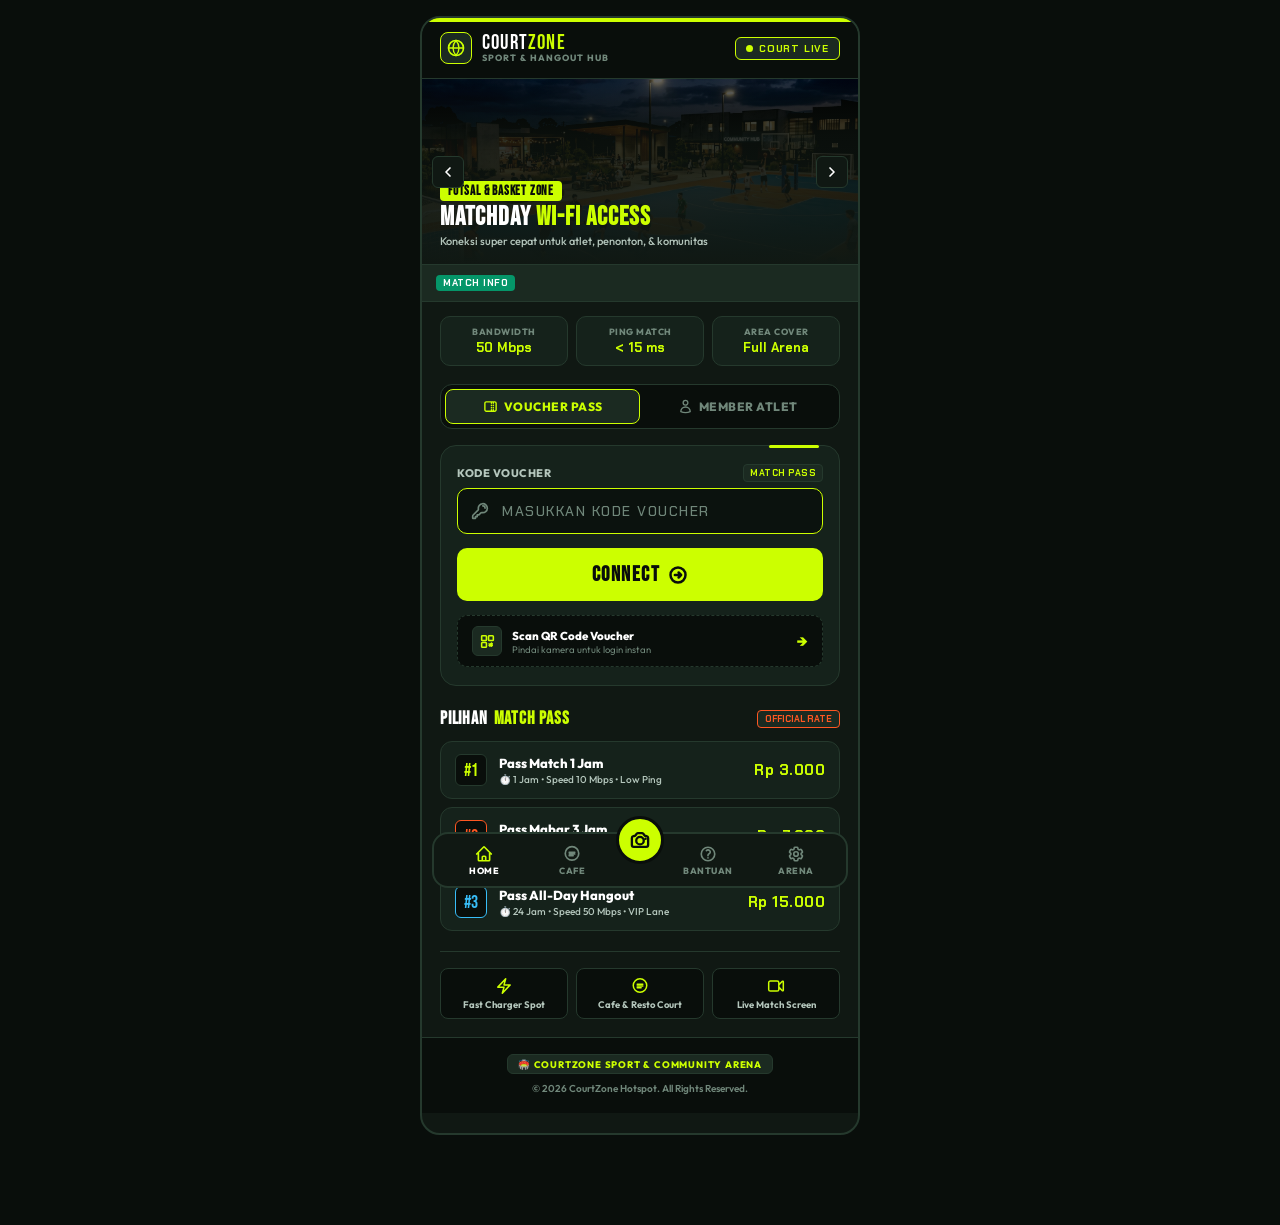
<file: index.html>
<!DOCTYPE html>
<html lang="id">
<head>
    <meta charset="UTF-8">
    <meta name="viewport" content="width=device-width, initial-scale=1.0">
    <title>CourtZone - Arena Sport & Hangout Hotspot</title>
    <style>
/* ==========================================================================
   COURTSIDE & ARENA HANGOUT HOTSPOT - CLEAN MATTE SPORT PORTAL
   Theme: Sport Court / Youth Hangout & Arena Hub
   Style: Clean, Matte, Solid Athletic, No Glossy/Glass Effects
   Colorway: Deep Stadium Charcoal + Pitch Turf + Solid Volt Neon + Clean White
   ========================================================================== */

@import url('https://fonts.googleapis.com/css2?family=Bebas+Neue&family=Outfit:wght@400;500;600;700;800;900&family=Chakra+Petch:wght@600;700;800&display=swap');

:root {
    /* Solid Matte Brand Colors */
    --stadium-black: #090e0b;
    --stadium-dark: #101813;
    --stadium-card: #15221b;
    --stadium-surface: #1b2a21;
    --stadium-border: #25392d;
    --stadium-border-light: #324d3d;
    
    /* Solid High-Contrast Accents (Matte) */
    --volt-neon: #ccff00;
    --volt-neon-dark: #b8e600;
    
    --pitch-green: #059669;
    --pitch-green-light: #10b981;
    --pitch-emerald: #047857;
    
    --court-orange: #ff5722;
    --court-orange-hover: #e64a19;
    
    --text-pure: #ffffff;
    --text-sub: #b4c6bc;
    --text-dim: #70877a;
    
    --font-heading: 'Bebas Neue', sans-serif;
    --font-body: 'Outfit', sans-serif;
    --font-mono: 'Chakra Petch', sans-serif;
}

* {
    margin: 0;
    padding: 0;
    box-sizing: border-box;
    -webkit-tap-highlight-color: transparent;
}

body {
    background-color: var(--stadium-black);
    color: var(--text-pure);
    font-family: var(--font-body);
    min-height: 100vh;
    display: flex;
    justify-content: center;
    align-items: flex-start;
    padding: 16px 12px 90px; /* Space for bottom nav */
    -webkit-font-smoothing: antialiased;
}

/* ==========================================================================
   PORTAL WRAPPER (Solid Matte Card Frame)
   ========================================================================== */
.arena-wrapper {
    width: 100%;
    max-width: 440px;
    background-color: var(--stadium-dark);
    border: 2px solid var(--stadium-border);
    border-radius: 20px;
    overflow: hidden;
    position: relative;
    padding-bottom: 20px;
}

/* Top Solid Volt Accent Line */
.arena-wrapper::before {
    content: '';
    position: absolute;
    top: 0;
    left: 0;
    right: 0;
    height: 4px;
    background-color: var(--volt-neon);
    z-index: 20;
}

/* ==========================================================================
   TOP STADIUM BAR (Solid Matte)
   ========================================================================== */
.stadium-topbar {
    padding: 14px 18px;
    display: flex;
    justify-content: space-between;
    align-items: center;
    background-color: var(--stadium-black);
    border-bottom: 1.5px solid var(--stadium-border);
}

.brand-badge {
    display: flex;
    align-items: center;
    gap: 10px;
}

.brand-icon-wrap {
    width: 32px;
    height: 32px;
    background-color: var(--stadium-surface);
    border: 1.5px solid var(--volt-neon);
    border-radius: 8px;
    display: flex;
    align-items: center;
    justify-content: center;
}

.brand-icon-wrap svg {
    width: 18px;
    height: 18px;
    color: var(--volt-neon);
}

.brand-text-block {
    display: flex;
    flex-direction: column;
}

.brand-title {
    font-family: var(--font-heading);
    font-size: 21px;
    letter-spacing: 1.2px;
    line-height: 0.95;
    color: var(--text-pure);
}

.brand-title span {
    color: var(--volt-neon);
}

.brand-subtitle {
    font-size: 9px;
    font-weight: 800;
    letter-spacing: 1px;
    color: var(--text-dim);
    text-transform: uppercase;
}

.live-match-chip {
    display: flex;
    align-items: center;
    gap: 6px;
    background-color: var(--stadium-surface);
    border: 1.5px solid var(--volt-neon);
    padding: 4px 10px;
    border-radius: 6px;
    font-family: var(--font-mono);
    font-size: 10px;
    font-weight: 800;
    color: var(--volt-neon);
    letter-spacing: 0.8px;
}

.live-dot {
    width: 7px;
    height: 7px;
    background-color: var(--volt-neon);
    border-radius: 50%;
}

/* ==========================================================================
   HERO MATCHDAY / COURT BANNER (Clean Cut)
   ========================================================================== */
.court-hero-section {
    position: relative;
    height: 185px;
    overflow: hidden;
    background-color: var(--stadium-black);
}

.carousel-slide {
    position: absolute;
    inset: 0;
    opacity: 0;
    transition: opacity 0.4s ease-in-out;
    z-index: 1;
}

.carousel-slide.active {
    opacity: 1;
    z-index: 2;
}

.carousel-image {
    width: 100%;
    height: 100%;
    object-fit: cover;
    filter: brightness(0.4) contrast(1.1);
}

.hero-overlay-content {
    position: absolute;
    inset: 0;
    background: linear-gradient(0deg, var(--stadium-dark) 0%, rgba(16, 24, 19, 0.6) 70%, transparent 100%);
    padding: 16px 18px;
    display: flex;
    flex-direction: column;
    justify-content: flex-end;
    z-index: 3;
}

.court-zone-tag {
    align-self: flex-start;
    background-color: var(--volt-neon);
    color: var(--stadium-black);
    font-family: var(--font-heading);
    font-size: 13px;
    letter-spacing: 0.8px;
    padding: 2px 8px;
    border-radius: 4px;
    margin-bottom: 4px;
    font-weight: 700;
}

.hero-title {
    font-family: var(--font-heading);
    font-size: 26px;
    letter-spacing: 1px;
    line-height: 1;
    color: var(--text-pure);
    text-transform: uppercase;
}

.hero-title span {
    color: var(--volt-neon);
}

.hero-desc {
    font-size: 11px;
    font-weight: 500;
    color: var(--text-sub);
    margin-top: 3px;
}

/* Solid Arrow Controls */
.carousel-btn {
    position: absolute;
    top: 50%;
    transform: translateY(-50%);
    width: 32px;
    height: 32px;
    background-color: var(--stadium-dark);
    border: 1.5px solid var(--stadium-border);
    color: var(--text-pure);
    border-radius: 6px;
    display: flex;
    align-items: center;
    justify-content: center;
    cursor: pointer;
    z-index: 10;
    transition: all 0.15s;
}

.carousel-btn:hover {
    background-color: var(--volt-neon);
    color: var(--stadium-black);
    border-color: var(--volt-neon);
}

.carousel-btn-prev { left: 10px; }
.carousel-btn-next { right: 10px; }

/* ==========================================================================
   SCOREBOARD TELEMETRY TICKER (Solid Flat)
   ========================================================================== */
.telemetry-ticker {
    background-color: var(--stadium-surface);
    border-top: 1.5px solid var(--stadium-border);
    border-bottom: 1.5px solid var(--stadium-border);
    padding: 8px 14px;
    display: flex;
    align-items: center;
    gap: 10px;
    overflow: hidden;
}

.ticker-pill {
    background-color: var(--pitch-green);
    color: white;
    font-family: var(--font-mono);
    font-size: 9.5px;
    font-weight: 800;
    padding: 2px 7px;
    border-radius: 4px;
    letter-spacing: 0.5px;
    flex-shrink: 0;
}

.marquee-container {
    overflow: hidden;
    white-space: nowrap;
    width: 100%;
}

.marquee-text {
    display: inline-block;
    padding-left: 100%;
    font-size: 11px;
    font-weight: 600;
    color: var(--text-sub);
    animation: scroll-ticker 18s linear infinite;
}

@keyframes scroll-ticker {
    0% { transform: translate3d(0, 0, 0); }
    100% { transform: translate3d(-100%, 0, 0); }
}

/* ==========================================================================
   COURT BENCH STATS (Solid Flat Boxes)
   ========================================================================== */
.stadium-stats-row {
    display: grid;
    grid-template-columns: repeat(3, 1fr);
    gap: 8px;
    padding: 14px 18px 0;
}

.stat-box {
    background-color: var(--stadium-card);
    border: 1.5px solid var(--stadium-border);
    border-radius: 10px;
    padding: 9px 6px;
    text-align: center;
    display: flex;
    flex-direction: column;
    align-items: center;
}

.stat-label {
    font-size: 9px;
    font-weight: 800;
    color: var(--text-dim);
    letter-spacing: 0.5px;
    text-transform: uppercase;
}

.stat-value {
    font-family: var(--font-mono);
    font-size: 13px;
    font-weight: 800;
    color: var(--volt-neon);
    margin-top: 2px;
}

/* ==========================================================================
   MAIN ARENA PORTAL SECTION
   ========================================================================== */
.portal-main {
    padding: 18px;
}

/* Solid Flat Tab Selector */
.access-tab-selector {
    display: grid;
    grid-template-columns: 1fr 1fr;
    background-color: var(--stadium-black);
    border: 1.5px solid var(--stadium-border);
    border-radius: 12px;
    padding: 4px;
    margin-bottom: 16px;
}

.tab-trigger {
    padding: 9px 12px;
    border: 1.5px solid transparent;
    background: transparent;
    color: var(--text-dim);
    font-family: var(--font-body);
    font-size: 12px;
    font-weight: 800;
    letter-spacing: 0.5px;
    text-transform: uppercase;
    border-radius: 8px;
    cursor: pointer;
    display: flex;
    align-items: center;
    justify-content: center;
    gap: 6px;
    transition: all 0.15s ease;
}

.tab-trigger.active {
    background-color: var(--stadium-surface);
    color: var(--volt-neon);
    border-color: var(--volt-neon);
}

.tab-trigger svg {
    width: 15px;
    height: 15px;
}

/* Solid Stadium Form Card */
.stadium-form-card {
    background-color: var(--stadium-card);
    border: 1.5px solid var(--stadium-border);
    border-radius: 16px;
    padding: 18px 16px;
    position: relative;
}

.stadium-form-card::after {
    content: '';
    position: absolute;
    top: -1.5px;
    right: 20px;
    width: 50px;
    height: 3px;
    background-color: var(--volt-neon);
    border-radius: 2px;
}

.form-group {
    margin-bottom: 14px;
}

.form-label {
    display: flex;
    justify-content: space-between;
    align-items: center;
    font-size: 11px;
    font-weight: 800;
    color: var(--text-sub);
    margin-bottom: 6px;
    text-transform: uppercase;
    letter-spacing: 0.5px;
}

.label-pill {
    font-family: var(--font-mono);
    font-size: 9px;
    color: var(--volt-neon);
    background-color: var(--stadium-surface);
    border: 1px solid var(--stadium-border);
    padding: 2px 6px;
    border-radius: 4px;
}

.input-container {
    position: relative;
    display: flex;
    align-items: center;
}

.input-icon-left {
    position: absolute;
    left: 14px;
    color: var(--text-dim);
    display: flex;
    align-items: center;
    pointer-events: none;
}

.input-icon-left svg {
    width: 18px;
    height: 18px;
}

.stadium-input {
    width: 100%;
    padding: 13px 14px 13px 44px;
    background-color: var(--stadium-black);
    border: 1.5px solid var(--stadium-border);
    border-radius: 10px;
    color: var(--text-pure);
    font-family: var(--font-body);
    font-size: 14px;
    font-weight: 700;
    outline: none;
    transition: border-color 0.15s;
}

.stadium-input.uppercase-input {
    font-family: var(--font-mono);
    text-transform: uppercase;
    letter-spacing: 1.5px;
}

.stadium-input:focus {
    border-color: var(--volt-neon);
    background-color: #0b120e;
}

.stadium-input::placeholder {
    color: var(--text-dim);
    font-weight: 500;
}

.eye-btn {
    position: absolute;
    right: 14px;
    background: none;
    border: none;
    color: var(--text-dim);
    cursor: pointer;
    display: flex;
    align-items: center;
    padding: 4px;
}

.eye-btn:hover {
    color: var(--volt-neon);
}

/* ==========================================================================
   PRIMARY SOLID VOLT BUTTON (Solid Flat)
   ========================================================================== */
.btn-volt-action {
    width: 100%;
    padding: 14px 20px;
    background-color: var(--volt-neon);
    color: var(--stadium-black);
    border: none;
    border-radius: 10px;
    font-family: var(--font-heading);
    font-size: 21px;
    letter-spacing: 1.5px;
    cursor: pointer;
    display: flex;
    align-items: center;
    justify-content: center;
    gap: 8px;
    transition: background-color 0.15s, transform 0.1s;
    text-transform: uppercase;
    text-decoration: none;
    margin-top: 4px;
    font-weight: 700;
}

.btn-volt-action:hover {
    background-color: var(--volt-neon-dark);
}

.btn-volt-action:active {
    transform: translateY(1px);
}

.btn-volt-action svg {
    width: 20px;
    height: 20px;
    stroke-width: 3;
}

.btn-danger-action {
    background-color: #e11d48;
    color: white;
}

.btn-danger-action:hover {
    background-color: #be123c;
}

/* Solid Flat QR Scan Bar */
.qr-quick-action {
    margin-top: 14px;
    background-color: var(--stadium-black);
    border: 1.5px dashed var(--stadium-border);
    border-radius: 10px;
    padding: 10px 14px;
    display: flex;
    justify-content: space-between;
    align-items: center;
    cursor: pointer;
    transition: border-color 0.15s;
    text-decoration: none;
}

.qr-quick-action:hover {
    border-color: var(--volt-neon);
}

.qr-left-block {
    display: flex;
    align-items: center;
    gap: 10px;
}

.qr-icon-badge {
    width: 30px;
    height: 30px;
    background-color: var(--stadium-surface);
    border: 1px solid var(--stadium-border);
    border-radius: 6px;
    display: flex;
    align-items: center;
    justify-content: center;
    color: var(--volt-neon);
}

.qr-icon-badge svg {
    width: 17px;
    height: 17px;
}

.qr-text-block {
    display: flex;
    flex-direction: column;
}

.qr-main-text {
    font-size: 11.5px;
    font-weight: 800;
    color: var(--text-pure);
}

.qr-sub-text {
    font-size: 9.5px;
    color: var(--text-dim);
}

.qr-arrow {
    color: var(--volt-neon);
    font-weight: 800;
}

/* ==========================================================================
   ARENA PASS PRICING (Solid Matte Cards)
   ========================================================================== */
.arena-pricing-section {
    margin-top: 22px;
}

.pricing-header-row {
    display: flex;
    justify-content: space-between;
    align-items: center;
    margin-bottom: 12px;
}

.pricing-section-title {
    font-family: var(--font-heading);
    font-size: 18px;
    letter-spacing: 0.8px;
    color: var(--text-pure);
    display: flex;
    align-items: center;
    gap: 6px;
}

.pricing-section-title span {
    color: var(--volt-neon);
}

.pricing-badge {
    font-family: var(--font-mono);
    font-size: 9px;
    font-weight: 800;
    color: var(--court-orange);
    background-color: var(--stadium-surface);
    border: 1.5px solid var(--court-orange);
    padding: 2px 7px;
    border-radius: 4px;
}

.pass-cards-grid {
    display: flex;
    flex-direction: column;
    gap: 8px;
}

.pass-card {
    background-color: var(--stadium-card);
    border: 1.5px solid var(--stadium-border);
    border-radius: 12px;
    padding: 12px 14px;
    display: flex;
    justify-content: space-between;
    align-items: center;
    transition: border-color 0.15s;
}

.pass-card:hover {
    border-color: var(--volt-neon);
    background-color: var(--stadium-surface);
}

.pass-left {
    display: flex;
    align-items: center;
    gap: 12px;
}

.pass-jersey-num {
    width: 32px;
    height: 32px;
    background-color: var(--stadium-black);
    border: 1.5px solid var(--stadium-border);
    border-radius: 6px;
    display: flex;
    align-items: center;
    justify-content: center;
    font-family: var(--font-heading);
    font-size: 18px;
    color: var(--volt-neon);
    flex-shrink: 0;
}

.pass-card:nth-child(2) .pass-jersey-num {
    color: var(--court-orange);
    border-color: var(--court-orange);
}

.pass-card:nth-child(3) .pass-jersey-num {
    color: #38bdf8;
    border-color: #38bdf8;
}

.pass-details {
    display: flex;
    flex-direction: column;
}

.pass-title {
    font-size: 13px;
    font-weight: 800;
    color: var(--text-pure);
}

.pass-meta {
    font-size: 10px;
    color: var(--text-sub);
    font-weight: 500;
    margin-top: 2px;
}

.pass-price {
    font-family: var(--font-mono);
    font-size: 15px;
    font-weight: 800;
    color: var(--volt-neon);
    letter-spacing: 0.5px;
}

/* ==========================================================================
   COMMUNITY & HANGOUT AMENITIES BAR (Solid)
   ========================================================================== */
.hangout-perks {
    margin-top: 20px;
    padding-top: 16px;
    border-top: 1.5px solid var(--stadium-border);
    display: grid;
    grid-template-columns: repeat(3, 1fr);
    gap: 8px;
}

.perk-item {
    background-color: var(--stadium-black);
    border: 1.5px solid var(--stadium-border);
    border-radius: 8px;
    padding: 8px 6px;
    display: flex;
    flex-direction: column;
    align-items: center;
    text-align: center;
    gap: 4px;
}

.perk-item svg {
    width: 18px;
    height: 18px;
    color: var(--volt-neon);
}

.perk-text {
    font-size: 9.5px;
    font-weight: 700;
    color: var(--text-sub);
    line-height: 1.2;
}

/* ==========================================================================
   SCOREBOARD RECEIPT TELEMETRY (Status Page - Solid)
   ========================================================================== */
.status-telemetry-box {
    background-color: var(--stadium-card);
    border: 1.5px solid var(--stadium-border);
    border-radius: 14px;
    padding: 16px 14px;
    margin-bottom: 16px;
}

.telemetry-row {
    display: flex;
    justify-content: space-between;
    align-items: center;
    padding: 9px 0;
    border-bottom: 1px dashed var(--stadium-border);
    font-size: 12px;
}

.telemetry-row:last-child {
    border-bottom: none;
    padding-bottom: 0;
}

.telemetry-label {
    color: var(--text-sub);
    font-weight: 700;
    display: flex;
    align-items: center;
    gap: 6px;
}

.telemetry-label svg {
    width: 15px;
    height: 15px;
    color: var(--volt-neon);
}

.telemetry-val {
    font-family: var(--font-mono);
    font-weight: 800;
    color: var(--text-pure);
    letter-spacing: 0.5px;
}

.telemetry-val.highlight {
    color: var(--volt-neon);
}

.telemetry-val.orange {
    color: var(--court-orange);
}

/* ==========================================================================
   STADIUM FOOTER (Solid)
   ========================================================================== */
.stadium-footer {
    padding: 16px 18px 18px;
    text-align: center;
    border-top: 1.5px solid var(--stadium-border);
    background-color: var(--stadium-black);
    display: flex;
    flex-direction: column;
    align-items: center;
    gap: 8px;
}

.footer-hub-pill {
    display: inline-flex;
    align-items: center;
    gap: 5px;
    font-size: 9.5px;
    font-weight: 800;
    color: var(--volt-neon);
    background-color: var(--stadium-surface);
    border: 1.5px solid var(--stadium-border);
    padding: 3px 10px;
    border-radius: 6px;
    text-transform: uppercase;
    letter-spacing: 0.8px;
}

.footer-copy {
    font-size: 10px;
    color: var(--text-dim);
    font-weight: 600;
}

/* ==========================================================================
   FIXED BOTTOM NAVIGATION DOCK (Solid Matte Stadium Dock)
   ========================================================================== */
.stadium-bottom-nav {
    position: fixed;
    bottom: 12px;
    left: 50%;
    transform: translateX(-50%);
    width: calc(100% - 24px);
    max-width: 416px;
    height: 56px;
    background-color: var(--stadium-dark);
    display: flex;
    justify-content: space-around;
    align-items: center;
    z-index: 999;
    border-radius: 16px;
    padding: 0 6px;
    border: 2px solid var(--stadium-border);
}

.nav-item {
    display: flex;
    flex-direction: column;
    align-items: center;
    color: var(--text-dim);
    text-decoration: none;
    font-size: 9px;
    font-weight: 800;
    gap: 2px;
    transition: color 0.15s ease;
    cursor: pointer;
    flex: 1;
    text-transform: uppercase;
    letter-spacing: 0.5px;
}

.nav-item.active, .nav-item:hover {
    color: var(--text-pure);
}

.nav-item.active svg {
    color: var(--volt-neon);
}

.nav-item svg {
    width: 18px;
    height: 18px;
}

/* Solid Center Action Button */
.nav-scan-wrapper {
    position: relative;
    width: 48px;
    height: 56px;
    display: flex;
    justify-content: center;
}

.nav-scan-btn {
    position: absolute;
    top: -16px;
    width: 48px;
    height: 48px;
    border-radius: 50%;
    background-color: var(--volt-neon);
    border: 3.5px solid var(--stadium-black);
    display: flex;
    align-items: center;
    justify-content: center;
    color: var(--stadium-black);
    cursor: pointer;
    transition: background-color 0.15s, transform 0.15s;
}

.nav-scan-btn:hover {
    background-color: var(--volt-neon-dark);
    transform: scale(1.06);
}

.nav-scan-btn svg {
    width: 20px;
    height: 20px;
    stroke-width: 2.8;
}

/* ==========================================================================
   MODAL & ALERTS (Solid Flat)
   ========================================================================== */
.error-box {
    background-color: #291115;
    border: 1.5px solid #dc2626;
    color: #fca5a5;
    padding: 10px 12px;
    border-radius: 8px;
    font-size: 11px;
    font-weight: 700;
    margin-bottom: 12px;
    display: flex;
    align-items: center;
    gap: 8px;
}

.scanner-modal {
    position: fixed;
    inset: 0;
    background-color: rgba(9, 14, 11, 0.92);
    z-index: 9999;
    display: flex;
    align-items: center;
    justify-content: center;
    padding: 16px;
}

.scanner-modal-content {
    background-color: var(--stadium-dark);
    border: 2px solid var(--stadium-border);
    border-radius: 16px;
    width: 100%;
    max-width: 320px;
    padding: 20px;
}

.scanner-modal-header {
    display: flex;
    justify-content: space-between;
    align-items: center;
    margin-bottom: 14px;
    border-bottom: 1.5px solid var(--stadium-border);
    padding-bottom: 8px;
}

.scanner-modal-header h3 {
    font-family: var(--font-heading);
    font-size: 19px;
    letter-spacing: 0.8px;
    color: var(--volt-neon);
}

.close-scanner-btn {
    background: none;
    border: none;
    color: var(--text-dim);
    font-size: 24px;
    cursor: pointer;
}

.guide-step {
    display: flex;
    gap: 10px;
    margin-bottom: 12px;
}

.guide-step-number {
    width: 24px;
    height: 24px;
    background-color: var(--volt-neon);
    color: var(--stadium-black);
    font-family: var(--font-heading);
    font-size: 15px;
    border-radius: 4px;
    display: flex;
    align-items: center;
    justify-content: center;
    flex-shrink: 0;
    font-weight: 700;
}

.guide-step-text strong {
    font-size: 12px;
    color: var(--text-pure);
    display: block;
}

.guide-step-text p {
    font-size: 10px;
    color: var(--text-sub);
    line-height: 1.35;
}

.loading-dots {
    display: flex;
    justify-content: center;
    gap: 6px;
    margin: 20px 0;
}

.dot {
    width: 10px;
    height: 10px;
    background-color: var(--volt-neon);
    border-radius: 50%;
    animation: bounce-dot 1.4s infinite ease-in-out both;
}

.dot:nth-child(1) { animation-delay: -0.32s; }
.dot:nth-child(2) { animation-delay: -0.16s; }

@keyframes bounce-dot {
    0%, 80%, 100% { transform: scale(0); }
    40% { transform: scale(1); }
}

</style>
</head>
<body>

<div class="arena-wrapper">
    <!-- Top Stadium Header -->
    <header class="stadium-topbar">
        <div class="brand-badge">
            <div class="brand-icon-wrap">
                <svg xmlns="http://www.w3.org/2000/svg" viewBox="0 0 24 24" fill="currentColor">
                    <circle cx="12" cy="12" r="10" fill="none" stroke="currentColor" stroke-width="2.2"/>
                    <path d="M12 2a15.3 15.3 0 0 1 4 10 15.3 15.3 0 0 1-4 10 15.3 15.3 0 0 1-4-10 15.3 15.3 0 0 1 4-10z" fill="none" stroke="currentColor" stroke-width="1.8"/>
                    <path d="M2 12h20" stroke="currentColor" stroke-width="2"/>
                </svg>
            </div>
            <div class="brand-text-block">
                <span class="brand-title">COURT<span>ZONE</span></span>
                <span class="brand-subtitle">SPORT & HANGOUT HUB</span>
            </div>
        </div>
        <div class="live-match-chip">
            <span class="live-dot"></span>
            <span>COURT LIVE</span>
        </div>
    </header>

    <!-- Hero Matchday Banner & Carousel -->
    <div class="court-hero-section">
        <!-- Slide 1 -->
        <div class="carousel-slide active">
            <img src="sembako-bg.png" alt="Sport Arena Court" class="carousel-image">
            <div class="hero-overlay-content">
                <span class="court-zone-tag">FUTSAL & BASKET ZONE</span>
                <h2 class="hero-title">MATCHDAY <span>WI-FI ACCESS</span></h2>
                <p class="hero-desc">Koneksi super cepat untuk atlet, penonton, & komunitas</p>
            </div>
        </div>
        <!-- Slide 2 -->
        <div class="carousel-slide">
            <img src="sembako-bg-2.png" alt="Tribune Lounge" class="carousel-image">
            <div class="hero-overlay-content">
                <span class="court-zone-tag">TRIBUNE & BENCH CHILL</span>
                <h2 class="hero-title">HANGOUT & <span>MABAR SPOT</span></h2>
                <p class="hero-desc">Nongkrong santai, ngopi bareng, & streaming lancar</p>
            </div>
        </div>
        <!-- Slide 3 -->
        <div class="carousel-slide">
            <img src="sembako-bg-3.png" alt="High Speed WiFi" class="carousel-image">
            <div class="hero-overlay-content">
                <span class="court-zone-tag">TURBO 50 MBPS</span>
                <h2 class="hero-title">ULTRA LOW <span>LATENCY</span></h2>
                <p class="hero-desc">Gaming kompetitif & upload match video tanpa jeda</p>
            </div>
        </div>

        <!-- Carousel Arrows -->
        <button type="button" class="carousel-btn carousel-btn-prev" aria-label="Previous">
            <svg xmlns="http://www.w3.org/2000/svg" width="16" height="16" viewBox="0 0 24 24" fill="none" stroke="currentColor" stroke-width="2.5" stroke-linecap="round" stroke-linejoin="round">
                <polyline points="15 18 9 12 15 6"></polyline>
            </svg>
        </button>
        <button type="button" class="carousel-btn carousel-btn-next" aria-label="Next">
            <svg xmlns="http://www.w3.org/2000/svg" width="16" height="16" viewBox="0 0 24 24" fill="none" stroke="currentColor" stroke-width="2.5" stroke-linecap="round" stroke-linejoin="round">
                <polyline points="9 18 15 12 9 6"></polyline>
            </svg>
        </button>
    </div>

    <!-- Telemetry Marquee Ticker -->
    <div class="telemetry-ticker">
        <span class="ticker-pill">MATCH INFO</span>
        <div class="marquee-container">
            <div class="marquee-text">Selamat datang di CourtZone Hotspot! Sinyal full cover lapangan futsal, basket, cafe & tribun lounge | Dapatkan voucher match pass di kasir cafe!</div>
        </div>
    </div>

    <!-- Stadium Stats Metric Row -->
    <div class="stadium-stats-row">
        <div class="stat-box">
            <span class="stat-label">BANDWIDTH</span>
            <span class="stat-value">50 Mbps</span>
        </div>
        <div class="stat-box">
            <span class="stat-label">PING MATCH</span>
            <span class="stat-value">&lt; 15 ms</span>
        </div>
        <div class="stat-box">
            <span class="stat-label">AREA COVER</span>
            <span class="stat-value">Full Arena</span>
        </div>
    </div>

    <!-- Portal Main Area -->
    <main class="portal-main">
        <!-- Mode Tabs -->
        <div class="access-tab-selector">
            <button type="button" id="tab-btn-voucher" class="tab-trigger active">
                <svg xmlns="http://www.w3.org/2000/svg" fill="none" viewBox="0 0 24 24" stroke-width="2.2" stroke="currentColor">
                    <path stroke-linecap="round" stroke-linejoin="round" d="M16.5 6v.75m0 3v.75m0 3v.75m0 3V18m-3-12v.75m0 3v.75m0 3v.75m0 3V18M3 6.75A2.25 2.25 0 0 1 5.25 4.5h13.5A2.25 2.25 0 0 1 21 6.75v10.5a2.25 2.25 0 0 1-2.25 2.25H5.25A2.25 2.25 0 0 1 3 17.25V6.75Z" />
                </svg>
                VOUCHER PASS
            </button>
            <button type="button" id="tab-btn-member" class="tab-trigger">
                <svg xmlns="http://www.w3.org/2000/svg" fill="none" viewBox="0 0 24 24" stroke-width="2.2" stroke="currentColor">
                    <path stroke-linecap="round" stroke-linejoin="round" d="M15.75 6a3.75 3.75 0 1 1-7.5 0 3.75 3.75 0 0 1 7.5 0ZM4.501 20.118a7.5 7.5 0 0 1 14.998 0A17.933 17.933 0 0 1 12 21.75c-2.676 0-5.216-.584-7.499-1.632Z" />
                </svg>
                MEMBER ATLET
            </button>
        </div>

        <!-- Stadium Form Card -->
        <div class="stadium-form-card">
            <form id="login-form" action="$(link-login-only)" method="post">
                <input type="hidden" name="dst" value="$(link-orig)" />
                <input type="hidden" name="popup" value="true" />
                
                <div id="error-box" class="error-box" style="display: none;"></div>

                <!-- Username / Voucher field -->
                <div class="form-group">
                    <label id="input-label-username" class="form-label">
                        KODE VOUCHER
                        <span class="label-pill">MATCH PASS</span>
                    </label>
                    <div class="input-container">
                        <span class="input-icon-left">
                            <svg xmlns="http://www.w3.org/2000/svg" fill="none" viewBox="0 0 24 24" stroke-width="2.2" stroke="currentColor">
                                <path stroke-linecap="round" stroke-linejoin="round" d="M15.75 5.25a3 3 0 0 1 3 3m3 0a6 6 0 0 1-7.029 5.912c-.563-.097-1.159.026-1.563.43L10.5 17.25H8.25v2.25H6v2.25H2.25v-2.818c0-.597.237-1.17.659-1.591l6.499-6.499c.404-.404.527-1 .43-1.563A6 6 0 1 1 21.75 8.25Z" />
                            </svg>
                        </span>
                        <input type="text" id="username" name="username" placeholder="Masukkan kode voucher" required class="stadium-input uppercase-input" autocomplete="off" autofocus>
                    </div>
                </div>

                <!-- Password field (Member mode) -->
                <div id="password-container" class="form-group" style="display: none;">
                    <label class="form-label">
                        PASSWORD MEMBER
                        <span class="label-pill">SECURITY KEY</span>
                    </label>
                    <div class="input-container">
                        <span class="input-icon-left">
                            <svg xmlns="http://www.w3.org/2000/svg" fill="none" viewBox="0 0 24 24" stroke-width="2.2" stroke="currentColor">
                                <path stroke-linecap="round" stroke-linejoin="round" d="M16.5 10.5V6.75a4.5 4.5 0 10-9 0v3.75m-.75 11.25h10.5a2.25 2.25 0 002.25-2.25v-6.75a2.25 2.25 0 00-2.25-2.25H6.75a2.25 2.25 0 00-2.25 2.25v6.75a2.25 2.25 0 002.25 2.25Z" />
                            </svg>
                        </span>
                        <input type="password" id="password" name="password" placeholder="Password akun atlet" class="stadium-input" autocomplete="off">
                        <button type="button" id="toggle-password" class="eye-btn" aria-label="Toggle password visibility">
                            <svg xmlns="http://www.w3.org/2000/svg" fill="none" viewBox="0 0 24 24" stroke-width="2.2" stroke="currentColor" style="width:17px;height:17px;">
                                <path stroke-linecap="round" stroke-linejoin="round" d="M2.036 12.322a1.012 1.012 0 0 1 0-.639C3.423 7.51 7.36 4.5 12 4.5c4.638 0 8.573 3.007 9.963 7.178.07.207.07.431 0 .639C20.577 16.49 16.64 19.5 12 19.5c-4.638 0-8.573-3.007-9.963-7.178Z" />
                                <circle cx="12" cy="12" r="3" />
                            </svg>
                        </button>
                    </div>
                </div>

                <!-- Big Volt Action Button -->
                <button type="submit" class="btn-volt-action">
                     CONNECT
                    <svg xmlns="http://www.w3.org/2000/svg" fill="none" viewBox="0 0 24 24" stroke-width="2.8" stroke="currentColor">
                        <path stroke-linecap="round" stroke-linejoin="round" d="m12.75 15 3-3m0 0-3-3m3 3h-7.5M21 12a9 9 0 1 1-18 0 9 9 0 0 1 18 0Z" />
                    </svg>
                </button>
            </form>

            <!-- Quick QR Code Scan Bar -->
            <a href="#" id="shortcut-scan-btn" class="qr-quick-action">
                <div class="qr-left-block">
                    <div class="qr-icon-badge">
                        <svg xmlns="http://www.w3.org/2000/svg" fill="none" viewBox="0 0 24 24" stroke-width="2.2" stroke="currentColor">
                            <path stroke-linecap="round" stroke-linejoin="round" d="M3.75 4.875c0-.621.504-1.125 1.125-1.125h4.5c.621 0 1.125.504 1.125 1.125v4.5c0 .621-.504 1.125-1.125 1.125h-4.5A1.125 1.125 0 0 1 3.75 9.375v-4.5ZM3.75 14.625c0-.621.504-1.125 1.125-1.125h4.5c.621 0 1.125.504 1.125 1.125v4.5c0 .621-.504 1.125-1.125 1.125h-4.5a1.125 1.125 0 0 1-1.125-1.125v-4.5ZM13.5 4.875c0-.621.504-1.125 1.125-1.125h4.5c.621 0 1.125.504 1.125 1.125v4.5c0 .621-.504 1.125-1.125 1.125h-4.5A1.125 1.125 0 0 1 13.5 9.375v-4.5Z" />
                            <path stroke-linecap="round" stroke-linejoin="round" d="M17.625 16.5h.008v.008h-.008V16.5ZM16.5 17.625h.008v.008H16.5v-.008ZM15.375 16.5h.008v.008h-.008V16.5ZM16.5 15.375h.008v.008H16.5v-.008ZM17.625 18.75h.008v.008h-.008v-.008ZM18.75 17.625h.008v.008h-.008v-.008ZM18.75 15.375h.008v.008h-.008v-.008ZM17.625 14.25h.008v.008h-.008v-.008ZM15.375 18.75h.008v.008h-.008v-.008ZM14.25 17.625h.008v.008h-.008v-.008ZM14.25 15.375h.008v.008h-.008v-.008ZM16.5 16.5h.008v.008H16.5V16.5Z" />
                        </svg>
                    </div>
                    <div class="qr-text-block">
                        <span class="qr-main-text">Scan QR Code Voucher</span>
                        <span class="qr-sub-text">Pindai kamera untuk login instan</span>
                    </div>
                </div>
                <span class="qr-arrow">&rarr;</span>
            </a>
        </div>

        <!-- WiFi Match Pass Packages -->
        <div class="arena-pricing-section">
            <div class="pricing-header-row">
                <h3 class="pricing-section-title">PILIHAN <span>MATCH PASS</span></h3>
                <span class="pricing-badge">OFFICIAL RATE</span>
            </div>
            <div class="pass-cards-grid">
                <!-- Pass 1 -->
                <div class="pass-card">
                    <div class="pass-left">
                        <div class="pass-jersey-num">#1</div>
                        <div class="pass-details">
                            <span class="pass-title">Pass Match 1 Jam</span>
                            <span class="pass-meta">⏱️ 1 Jam • Speed 10 Mbps • Low Ping</span>
                        </div>
                    </div>
                    <span class="pass-price">Rp 3.000</span>
                </div>
                <!-- Pass 2 -->
                <div class="pass-card">
                    <div class="pass-left">
                        <div class="pass-jersey-num">#2</div>
                        <div class="pass-details">
                            <span class="pass-title">Pass Mabar 3 Jam</span>
                            <span class="pass-meta">⏱️ 3 Jam • Speed 25 Mbps • Unlimited</span>
                        </div>
                    </div>
                    <span class="pass-price">Rp 7.000</span>
                </div>
                <!-- Pass 3 -->
                <div class="pass-card">
                    <div class="pass-left">
                        <div class="pass-jersey-num">#3</div>
                        <div class="pass-details">
                            <span class="pass-title">Pass All-Day Hangout</span>
                            <span class="pass-meta">⏱️ 24 Jam • Speed 50 Mbps • VIP Lane</span>
                        </div>
                    </div>
                    <span class="pass-price">Rp 15.000</span>
                </div>
            </div>
        </div>

        <!-- Hangout Amenities -->
        <div class="hangout-perks">
            <div class="perk-item">
                <svg xmlns="http://www.w3.org/2000/svg" fill="none" viewBox="0 0 24 24" stroke-width="2" stroke="currentColor">
                    <path stroke-linecap="round" stroke-linejoin="round" d="M3.75 13.5l10.5-11.25L12 10.5h8.25L9.75 21.75 12 13.5H3.75z" />
                </svg>
                <span class="perk-text">Fast Charger Spot</span>
            </div>
            <div class="perk-item">
                <svg xmlns="http://www.w3.org/2000/svg" fill="none" viewBox="0 0 24 24" stroke-width="2" stroke="currentColor">
                    <path stroke-linecap="round" stroke-linejoin="round" d="M12 20.25c4.97 0 9-4.03 9-9s-4.03-9-9-9-9 4.03-9 9 4.03 9 9 9Z" />
                    <path stroke-linecap="round" stroke-linejoin="round" d="M8.25 9.75h7.5M8.25 12h7.5M8.25 14.25h5.25" />
                </svg>
                <span class="perk-text">Cafe & Resto Court</span>
            </div>
            <div class="perk-item">
                <svg xmlns="http://www.w3.org/2000/svg" fill="none" viewBox="0 0 24 24" stroke-width="2" stroke="currentColor">
                    <path stroke-linecap="round" stroke-linejoin="round" d="m15.75 10.5 4.72-4.72a.75.75 0 0 1 1.28.53v11.38a.75.75 0 0 1-1.28.53l-4.72-4.72M4.5 18.75h9a2.25 2.25 0 0 0 2.25-2.25v-9a2.25 2.25 0 0 0-2.25-2.25h-9A2.25 2.25 0 0 0 2.25 7.5v9a2.25 2.25 0 0 0 2.25 2.25Z" />
                </svg>
                <span class="perk-text">Live Match Screen</span>
            </div>
        </div>
    </main>

    <!-- Stadium Footer -->
    <footer class="stadium-footer">
        <span class="footer-hub-pill">🏟️ COURTZONE SPORT & COMMUNITY ARENA</span>
        <span class="footer-copy">&copy; 2026 CourtZone Hotspot. All Rights Reserved.</span>
    </footer>

    <!-- Fixed Bottom Navigation Dock -->
    <nav class="stadium-bottom-nav">
        <a class="nav-item active" href="login.html">
            <svg xmlns="http://www.w3.org/2000/svg" fill="none" viewBox="0 0 24 24" stroke-width="2.2" stroke="currentColor">
                <path stroke-linecap="round" stroke-linejoin="round" d="m2.25 12 8.954-8.955c.44-.439 1.152-.439 1.591 0L21.75 12M4.5 9.75v10.125c0 .621.504 1.125 1.125 1.125H9.75v-4.875c0-.621.504-1.125 1.125-1.125h2.25c.621 0 1.125.504 1.125 1.125V21h4.125c.621 0 1.125-.504 1.125-1.125V9.75M8.25 21h8.25" />
            </svg>
            Home
        </a>
        <a class="nav-item" onclick="alert('Court Cafe & Resto:\nHubungi Kasir Arena untuk pesan cemilan, minuman dingin, & sewa lapangan olahraga!')">
            <svg xmlns="http://www.w3.org/2000/svg" fill="none" viewBox="0 0 24 24" stroke-width="2.2" stroke="currentColor">
                <path stroke-linecap="round" stroke-linejoin="round" d="M12 20.25c4.97 0 9-4.03 9-9s-4.03-9-9-9-9 4.03-9 9 4.03 9 9 9Z" />
                <path stroke-linecap="round" stroke-linejoin="round" d="M8.25 9.75h7.5M8.25 12h7.5M8.25 14.25h5.25" />
            </svg>
            Cafe
        </a>
        <div class="nav-scan-wrapper">
            <div id="nav-scan-btn" class="nav-scan-btn" title="Scan QR Code">
                <svg xmlns="http://www.w3.org/2000/svg" fill="none" viewBox="0 0 24 24" stroke-width="2.5" stroke="currentColor">
                    <path stroke-linecap="round" stroke-linejoin="round" d="M6.827 6.175A2.31 2.31 0 0 1 5.186 7.23c-.38.054-.757.112-1.134.175C2.999 7.58 2.25 8.507 2.25 9.574V18a2.25 2.25 0 0 0 2.25 2.25h15A2.25 2.25 0 0 0 21.75 18V9.574c0-1.067-.75-1.994-1.802-2.169a47.865 47.865 0 0 0-1.134-.175 2.31 2.31 0 0 1-1.64-1.055l-.822-1.316a2.192 2.192 0 0 0-1.736-1.039 48.774 48.774 0 0 0-5.232 0 2.192 2.192 0 0 0-1.736 1.039l-.821 1.316Z" />
                    <path stroke-linecap="round" stroke-linejoin="round" d="M16.5 12.75a4.5 4.5 0 1 1-9 0 4.5 4.5 0 0 1 9 0ZM18.75 10.5h.008v.008h-.008V10.5Z" />
                </svg>
            </div>
        </div>
        <a class="nav-item" onclick="alert('Panduan Login CourtZone:\n1. Masukkan kode voucher di kartu fisik Anda\n2. Tekan MASUK LAPANGAN / CONNECT\n3. Atau pindai QR Code di kartu voucher Anda!')">
            <svg xmlns="http://www.w3.org/2000/svg" fill="none" viewBox="0 0 24 24" stroke-width="2.2" stroke="currentColor">
                <path stroke-linecap="round" stroke-linejoin="round" d="M9.879 7.519c1.171-1.025 3.071-1.025 4.242 0 1.172 1.025 1.172 2.687 0 3.712-.203.179-.43.326-.67.442-.745.361-1.45.999-1.45 1.827v.75M21 12a9 9 0 1 1-18 0 9 9 0 0 1 18 0Zm-9 5.25h.008v.008H12v-.008Z" />
            </svg>
            Bantuan
        </a>
        <a class="nav-item" onclick="alert('CourtZone Arena Hub v2.0\nFasilitas: Lapangan Futsal, Basket 3x3, Badminton Court & Tribune Chill Lounge\nWiFi Full Speed 24 Jam Non-Stop')">
            <svg xmlns="http://www.w3.org/2000/svg" fill="none" viewBox="0 0 24 24" stroke-width="2.2" stroke="currentColor">
                <path stroke-linecap="round" stroke-linejoin="round" d="M9.594 3.94c.09-.542.56-.94 1.11-.94h2.593c.55 0 1.02.398 1.11.94l.213 1.281c.063.374.313.686.645.87.074.04.147.083.22.127.324.196.72.257 1.075.124l1.217-.456a1.125 1.125 0 0 1 1.37.49l1.296 2.247a1.125 1.125 0 0 1-.26 1.43l-1.003.828c-.293.241-.438.613-.43.992a7.723 7.723 0 0 1 0 .255c-.008.378.137.75.43.991l1.004.827c.424.35.534.954.26 1.43l-1.298 2.247a1.125 1.125 0 0 1-1.369.491l-1.217-.456c-.355-.133-.75-.072-1.076.124a6.47 6.47 0 0 1-.22.128c-.331.183-.581.495-.644.869l-.213 1.281c-.09.543-.56.94-1.11.94h-2.594c-.55 0-1.019-.398-1.11-.94l-.213-1.281c-.062-.374-.312-.686-.644-.87a6.52 6.52 0 0 1-.22-.127c-.325-.196-.72-.257-1.076-.124l-1.217.456a1.125 1.125 0 0 1-1.369-.49l-1.297-2.247a1.125 1.125 0 0 1 .26-1.43l1.004-.827c.292-.24.437-.613.43-.991a6.932 6.932 0 0 1 0-.255c.007-.38-.138-.751-.43-.992l-1.004-.827a1.125 1.125 0 0 1-.26-1.43l1.297-2.247a1.125 1.125 0 0 1 1.37-.491l1.216.456c.356.133.751.072 1.076-.124.072-.044.146-.086.22-.128.332-.183.582-.495.644-.869l.214-1.28Z" />
                <path stroke-linecap="round" stroke-linejoin="round" d="M15 12a3 3 0 1 1-6 0 3 3 0 0 1 6 0Z" />
            </svg>
            Arena
        </a>
    </nav>
</div>

<!-- QR Scanner Modal Overlay -->
<div id="scanner-modal" class="scanner-modal" style="display: none;">
    <div class="scanner-modal-content">
        <div class="scanner-modal-header">
            <h3>SCAN QR MATCH PASS</h3>
            <button type="button" id="close-scanner" class="close-scanner-btn">&times;</button>
        </div>
        
        <div class="scanner-guide-body">
            <div class="guide-step">
                <div class="guide-step-number">1</div>
                <div class="guide-step-text">
                    <strong>Buka Kamera HP</strong>
                    <p>Gunakan kamera bawaan HP atau Google Lens scanner.</p>
                </div>
            </div>
            <div class="guide-step">
                <div class="guide-step-number">2</div>
                <div class="guide-step-text">
                    <strong>Arahkan ke Kartu Voucher</strong>
                    <p>Sorot kode QR yang tertera pada kartu match pass Anda.</p>
                </div>
            </div>
            <div class="guide-step">
                <div class="guide-step-number">3</div>
                <div class="guide-step-text">
                    <strong>Ketuk Pop-up Notifikasi</strong>
                    <p>Tekan link yang muncul untuk langsung terhubung otomatis.</p>
                </div>
            </div>
        </div>

        <button type="button" id="close-guide-btn" class="btn-volt-action" style="font-size: 16px; padding: 10px;">SAYA MENGERTI</button>
    </div>
</div>

<script>
/**
 * CourtZone Hotspot Portal Logic - Sport Arena & Hangout Hub
 * Supports: Voucher/Member tab toggling, Carousel Slider, Marquee Ticker, 
 * Password Show/Hide, Bottom Nav Scan trigger, and local offline browser demo simulation.
 */

document.addEventListener('DOMContentLoaded', () => {
    // --- Elements ---
    const tabVoucher = document.getElementById('tab-btn-voucher');
    const tabMember = document.getElementById('tab-btn-member');
    
    const inputLabel = document.getElementById('input-label-username');
    const usernameInput = document.getElementById('username');
    const passwordContainer = document.getElementById('password-container');
    const passwordInput = document.getElementById('password');
    const loginForm = document.getElementById('login-form');
    
    const togglePasswordBtn = document.getElementById('toggle-password');
    const errorBox = document.getElementById('error-box');

    let currentTab = 'voucher'; // 'voucher' or 'member'

    // --- CAROUSEL SLIDER LOGIC ---
    let currentSlide = 0;
    const slides = document.querySelectorAll('.carousel-slide');
    const nextBtn = document.querySelector('.carousel-btn-next');
    const prevBtn = document.querySelector('.carousel-btn-prev');
    const slideIntervalTime = 5000; // 5 seconds
    let slideInterval;

    function showSlide(index) {
        if (!slides || slides.length === 0) return;
        slides.forEach(slide => slide.classList.remove('active'));
        currentSlide = (index + slides.length) % slides.length;
        slides[currentSlide].classList.add('active');
    }

    function nextSlide() {
        showSlide(currentSlide + 1);
    }

    function prevSlide() {
        showSlide(currentSlide - 1);
    }

    function startSlideShow() {
        slideInterval = setInterval(nextSlide, slideIntervalTime);
    }

    function resetSlideShow() {
        clearInterval(slideInterval);
        startSlideShow();
    }

    if (nextBtn && prevBtn) {
        nextBtn.addEventListener('click', () => {
            nextSlide();
            resetSlideShow();
        });
        prevBtn.addEventListener('click', () => {
            prevSlide();
            resetSlideShow();
        });
    }

    if (slides && slides.length > 0) {
        showSlide(0);
        startSlideShow();
    }

    // --- TAB SWITCHER LOGIC ---
    if (tabVoucher && tabMember) {
        tabVoucher.addEventListener('click', switchToVoucher);
        tabMember.addEventListener('click', switchToMember);
    }

    function switchToMember() {
        currentTab = 'member';
        
        if (tabMember) tabMember.classList.add('active');
        if (tabVoucher) tabVoucher.classList.remove('active');

        if (inputLabel) {
            inputLabel.innerHTML = `USERNAME MEMBER <span class="label-pill">PLAYER / ATLET</span>`;
        }
        if (usernameInput) {
            usernameInput.placeholder = "Masukkan ID Member";
            usernameInput.setAttribute('autocapitalize', 'none');
            usernameInput.classList.remove('uppercase-input');
        }
        if (passwordContainer) passwordContainer.style.display = 'block';
        if (passwordInput) {
            passwordInput.required = true;
        }
        clearError();
        if (usernameInput) usernameInput.focus();
    }

    function switchToVoucher() {
        currentTab = 'voucher';
        
        if (tabVoucher) tabVoucher.classList.add('active');
        if (tabMember) tabMember.classList.remove('active');

        if (inputLabel) {
            inputLabel.innerHTML = `KODE VOUCHER <span class="label-pill">MATCH PASS</span>`;
        }
        if (usernameInput) {
            usernameInput.placeholder = "Masukkan kode voucher";
            usernameInput.setAttribute('autocapitalize', 'characters');
            usernameInput.classList.add('uppercase-input');
        }
        if (passwordContainer) passwordContainer.style.display = 'none';
        if (passwordInput) {
            passwordInput.required = false;
            passwordInput.value = '';
        }
        clearError();
        if (usernameInput) usernameInput.focus();
    }

    // --- PASSWORD EYE TOGGLE LOGIC ---
    if (togglePasswordBtn && passwordInput) {
        togglePasswordBtn.addEventListener('click', () => {
            const isPassword = passwordInput.type === 'password';
            passwordInput.type = isPassword ? 'text' : 'password';
            
            if (isPassword) {
                togglePasswordBtn.innerHTML = `
                    <svg xmlns="http://www.w3.org/2000/svg" fill="none" viewBox="0 0 24 24" stroke-width="2.2" stroke="currentColor" style="width:17px;height:17px;">
                        <path stroke-linecap="round" stroke-linejoin="round" d="M3.98 8.223A10.477 10.477 0 001.934 12C3.226 16.338 7.244 19.5 12 19.5c.993 0 1.953-.138 2.863-.395M6.228 6.228A10.45 10.45 0 0112 4.5c4.756 0 8.773 3.162 10.065 7.498a10.523 10.523 0 01-4.293 5.774M6.228 6.228L3 3m3.228 3.228l3.65 3.65m7.894 7.894L21 21m-3.228-3.228-3.65-3.65m0 0a3 3 0 10-4.243-4.243m4.242 4.242L9.88 9.88" />
                    </svg>
                `;
            } else {
                togglePasswordBtn.innerHTML = `
                    <svg xmlns="http://www.w3.org/2000/svg" fill="none" viewBox="0 0 24 24" stroke-width="2.2" stroke="currentColor" style="width:17px;height:17px;">
                        <path stroke-linecap="round" stroke-linejoin="round" d="M2.036 12.322a1.012 1.012 0 010-.639C3.423 7.51 7.36 4.5 12 4.5c4.638 0 8.573 3.007 9.963 7.178.07.207.07.431 0 .639C20.577 16.49 16.64 19.5 12 19.5c-4.638 0-8.573-3.007-9.963-7.178z" />
                        <circle cx="12" cy="12" r="3" />
                    </svg>
                `;
            }
        });
    }

    // --- AUTO-LOGIN VIA URL QUERY PARAMETERS (QR SCAN REDIRECT) ---
    const urlParams = new URLSearchParams(window.location.search);
    const queryUser = urlParams.get('username') || urlParams.get('user');
    const queryPass = urlParams.get('password') || urlParams.get('pass');

    if (queryUser) {
        if (usernameInput) usernameInput.value = '';
        if (passwordInput) passwordInput.value = '';

        const autoLoginOverlay = document.createElement('div');
        autoLoginOverlay.className = 'scanner-modal';
        autoLoginOverlay.style.zIndex = '2000';
        autoLoginOverlay.innerHTML = `
            <div class="scanner-modal-content" style="text-align: center; max-width: 280px; padding: 24px 20px;">
                <h3 style="color: var(--volt-neon); margin-bottom: 12px; font-size: 16px;">MENDETEKSI QR VOUCHER</h3>
                <div class="loading-dots" style="margin: 16px 0 8px;">
                    <div class="dot"></div>
                    <div class="dot"></div>
                    <div class="dot"></div>
                </div>
                <p style="font-size: 10px; color: var(--text-sub); font-weight: 600;">Menghubungkan otomatis ke CourtZone WiFi...</p>
            </div>
        `;
        document.body.appendChild(autoLoginOverlay);

        setTimeout(() => {
            if (queryPass) {
                switchToMember();
                if (usernameInput) usernameInput.value = queryUser;
                if (passwordInput) passwordInput.value = queryPass;
            } else {
                switchToVoucher();
                if (usernameInput) usernameInput.value = queryUser;
            }

            setTimeout(() => {
                if (autoLoginOverlay) autoLoginOverlay.remove();
                
                if (loginForm) {
                    if (isDemoEnv()) {
                        simulateLogin(queryPass ? 'Member' : 'Voucher', queryUser);
                    } else {
                        loginForm.submit();
                    }
                }
            }, 1000);
        }, 1200);
    }

    // --- FORM VALIDATION & OFFLINE SIMULATION ---
    if (loginForm) {
        loginForm.addEventListener('submit', (e) => {
            const uVal = usernameInput ? usernameInput.value.trim() : '';
            const pVal = passwordInput ? passwordInput.value.trim() : '';

            if (currentTab === 'voucher') {
                if (!uVal) {
                    e.preventDefault();
                    showError('Silakan masukkan Kode Voucher Match Pass!');
                    return;
                }
                if (passwordInput) passwordInput.value = uVal.toUpperCase();
                
                if (isDemoEnv()) {
                    e.preventDefault();
                    simulateLogin('Voucher', uVal.toUpperCase());
                }
            } else {
                if (!uVal || !pVal) {
                    e.preventDefault();
                    showError('Lengkapi ID Member dan Password Anda!');
                    return;
                }
                
                if (isDemoEnv()) {
                    e.preventDefault();
                    simulateLogin('Member', uVal);
                }
            }
        });
    }

    // Helper Functions
    function showError(msg) {
        if (errorBox) {
            errorBox.innerHTML = `<span>⚠️</span> <div>${msg}</div>`;
            errorBox.style.display = 'flex';
        } else {
            alert(msg);
        }
    }

    function clearError() {
        if (errorBox) {
            errorBox.style.display = 'none';
        }
    }

    function isDemoEnv() {
        return window.location.hostname === 'localhost' || 
               window.location.hostname === '127.0.0.1' || 
               window.location.protocol === 'file:';
    }

    function simulateLogin(type, name) {
        localStorage.setItem('courtzone_active', 'true');
        localStorage.setItem('courtzone_username', name);
        localStorage.setItem('courtzone_type', type);
        localStorage.setItem('courtzone_ip', '10.10.20.45');
        localStorage.setItem('courtzone_mac', 'A4:C3:F0:88:12:9E');
        localStorage.setItem('courtzone_login_time', new Date().toLocaleTimeString());
        
        localStorage.setItem('maduranet_active', 'true');
        localStorage.setItem('maduranet_username', name);
        localStorage.setItem('maduranet_type', type);
        
        window.location.href = 'redirect.html';
    }

    // --- QR GUIDE & REDIRECT CONTROLLER ---
    const EXTERNAL_QR_SCANNER_URL = "https://templatehotspot.com/scan";

    const scannerModal = document.getElementById('scanner-modal');
    const shortcutScanBtn = document.getElementById('shortcut-scan-btn');
    const navScanBtn = document.getElementById('nav-scan-btn');
    const closeScanner = document.getElementById('close-scanner');
    const closeGuideBtn = document.getElementById('close-guide-btn');

    function handleScanAction(e) {
        if (e) e.preventDefault();
        
        if (EXTERNAL_QR_SCANNER_URL && EXTERNAL_QR_SCANNER_URL.trim() !== "") {
            const currentBase = window.location.href.split('?')[0];
            const baseRedirectParam = `redirect=${encodeURIComponent(currentBase)}`;
            
            const isAndroid = /Android/i.test(navigator.userAgent);
            if (isAndroid) {
                let cleanUrl = EXTERNAL_QR_SCANNER_URL;
                let scheme = 'https';
                if (cleanUrl.startsWith('https://')) {
                    cleanUrl = cleanUrl.slice(8);
                    scheme = 'https';
                } else if (cleanUrl.startsWith('http://')) {
                    cleanUrl = cleanUrl.slice(7);
                    scheme = 'http';
                }
                
                const innerSeparator = cleanUrl.includes('?') ? '&' : '?';
                const fallbackTargetUrl = `${EXTERNAL_QR_SCANNER_URL}${innerSeparator}${baseRedirectParam}`;
                const intentUrl = `intent://${cleanUrl}${innerSeparator}${baseRedirectParam}#Intent;scheme=${scheme};package=com.android.chrome;S.browser_fallback_url=${encodeURIComponent(fallbackTargetUrl)};end`;
                
                window.location.href = intentUrl;
            } else {
                const separator = EXTERNAL_QR_SCANNER_URL.includes('?') ? '&' : '?';
                const redirectUrl = `${EXTERNAL_QR_SCANNER_URL}${separator}${baseRedirectParam}`;
                window.location.href = redirectUrl;
            }
        } else {
            openScannerModal();
        }
    }

    function openScannerModal() {
        if (scannerModal) {
            scannerModal.style.display = 'flex';
        }
    }

    function closeScannerModal() {
        if (scannerModal) {
            scannerModal.style.display = 'none';
        }
    }

    if (shortcutScanBtn) shortcutScanBtn.addEventListener('click', handleScanAction);
    if (navScanBtn) navScanBtn.addEventListener('click', handleScanAction);
    if (closeScanner) closeScanner.addEventListener('click', closeScannerModal);
    if (closeGuideBtn) closeGuideBtn.addEventListener('click', closeScannerModal);

    if (scannerModal) {
        scannerModal.addEventListener('click', (e) => {
            if (e.target === scannerModal) {
                closeScannerModal();
            }
        });
    }
});

// --- OFFLINE SIMULATOR FOR STATUS PAGE ---
function initStatusPage() {
    const active = localStorage.getItem('courtzone_active') || localStorage.getItem('maduranet_active');
    
    const isLocal = window.location.hostname === 'localhost' || 
                    window.location.hostname === '127.0.0.1' || 
                    window.location.protocol === 'file:';
                    
    if (active !== 'true' && isLocal) {
        window.location.href = 'login.html';
        return;
    }

    const username = localStorage.getItem('courtzone_username') || localStorage.getItem('maduranet_username') || 'PLAYER-07';
    const type = localStorage.getItem('courtzone_type') || localStorage.getItem('maduranet_type') || 'Voucher';
    const ip = localStorage.getItem('courtzone_ip') || '10.10.20.45';
    const mac = localStorage.getItem('courtzone_mac') || 'A4:C3:F0:88:12:9E';

    const userEl = document.getElementById('stat-username');
    const ipEl = document.getElementById('stat-ip');
    const macEl = document.getElementById('stat-mac');
    const uptimeEl = document.getElementById('stat-uptime');
    const typeEl = document.getElementById('stat-type');
    
    if (userEl) userEl.textContent = username;
    if (ipEl) ipEl.textContent = ip;
    if (macEl) macEl.textContent = mac;
    if (typeEl) typeEl.textContent = type;

    let count = 68;
    setInterval(() => {
        count++;
        let hrs = Math.floor(count / 3600);
        let mins = Math.floor((count % 3600) / 60);
        let secs = count % 60;
        
        let hrsStr = hrs > 0 ? (hrs < 10 ? '0' + hrs : hrs) + ':' : '00:';
        let minsStr = (mins < 10 ? '0' + mins : mins) + ':';
        let secsStr = (secs < 10 ? '0' + secs : secs);
        
        if (uptimeEl) uptimeEl.textContent = hrsStr + minsStr + secsStr;
    }, 1000);

    const logoutForm = document.getElementById('logout-form');
    if (logoutForm && isLocal) {
        logoutForm.addEventListener('submit', (e) => {
            e.preventDefault();
            localStorage.clear();
            window.location.href = 'logout.html';
        });
    }
}

</script>
</body>
</html>
</file>
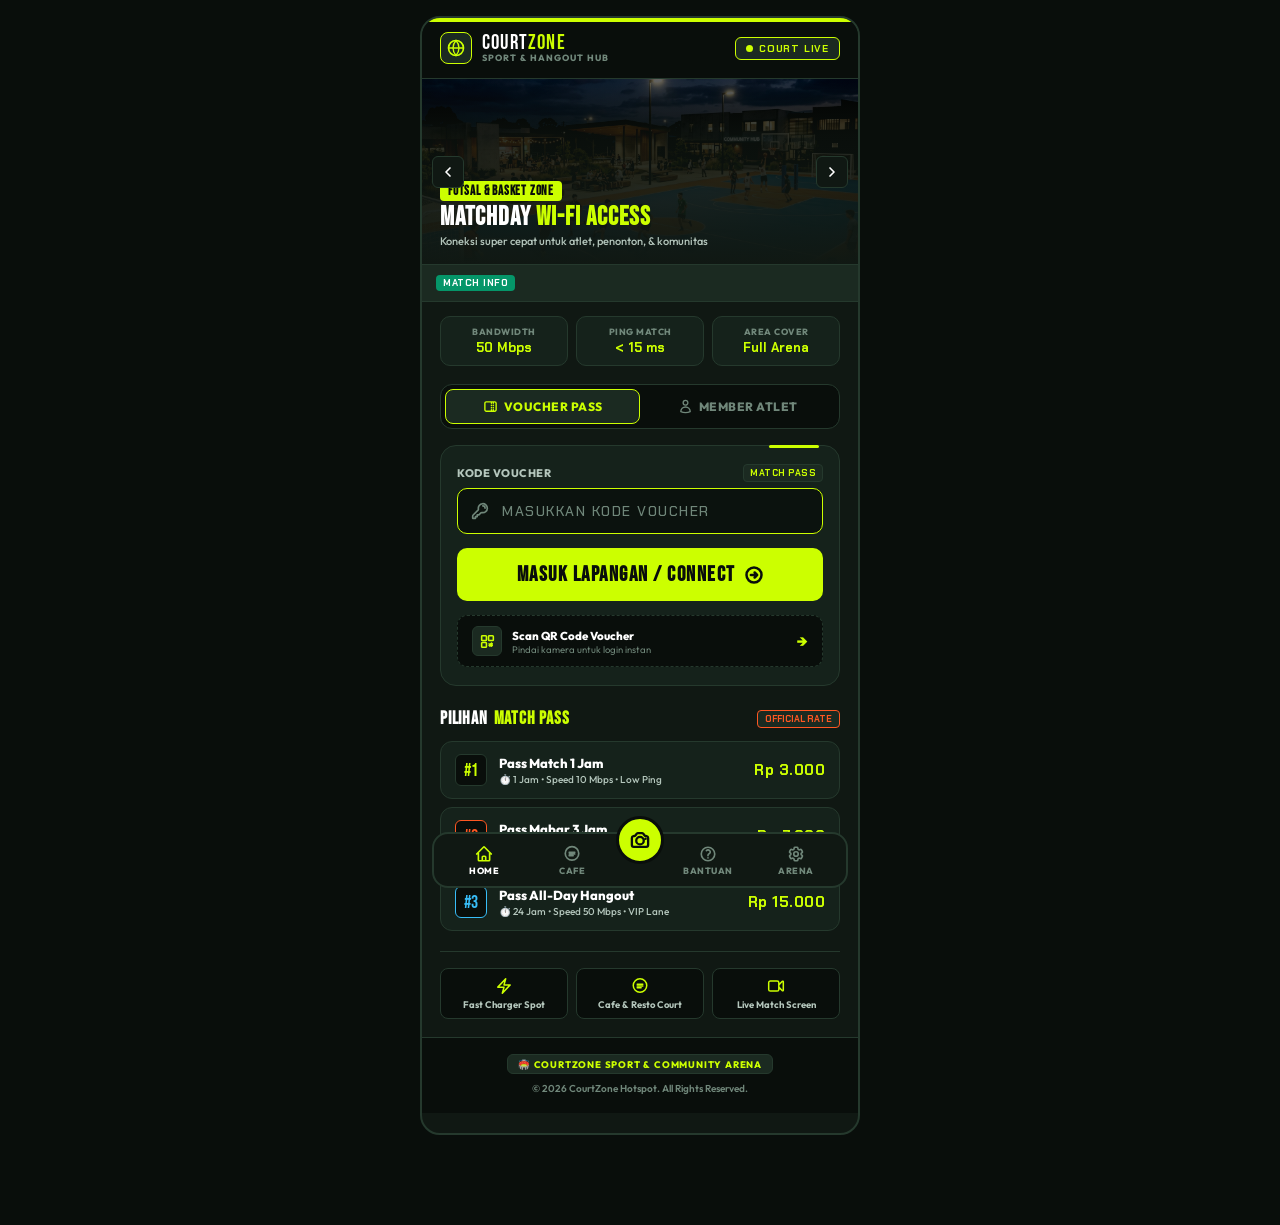
<file: login.src.html>
<!DOCTYPE html>
<html lang="id">
<head>
    <meta charset="UTF-8">
    <meta name="viewport" content="width=device-width, initial-scale=1.0">
    <title>CourtZone - Arena Sport & Hangout Hotspot</title>
    <link rel="stylesheet" href="style.css">
</head>
<body>

<div class="arena-wrapper">
    <!-- Top Stadium Header -->
    <header class="stadium-topbar">
        <div class="brand-badge">
            <div class="brand-icon-wrap">
                <svg xmlns="http://www.w3.org/2000/svg" viewBox="0 0 24 24" fill="currentColor">
                    <circle cx="12" cy="12" r="10" fill="none" stroke="currentColor" stroke-width="2.2"/>
                    <path d="M12 2a15.3 15.3 0 0 1 4 10 15.3 15.3 0 0 1-4 10 15.3 15.3 0 0 1-4-10 15.3 15.3 0 0 1 4-10z" fill="none" stroke="currentColor" stroke-width="1.8"/>
                    <path d="M2 12h20" stroke="currentColor" stroke-width="2"/>
                </svg>
            </div>
            <div class="brand-text-block">
                <span class="brand-title">COURT<span>ZONE</span></span>
                <span class="brand-subtitle">SPORT & HANGOUT HUB</span>
            </div>
        </div>
        <div class="live-match-chip">
            <span class="live-dot"></span>
            <span>COURT LIVE</span>
        </div>
    </header>

    <!-- Hero Matchday Banner & Carousel -->
    <div class="court-hero-section">
        <!-- Slide 1 -->
        <div class="carousel-slide active">
            <img src="sembako-bg.png" alt="Sport Arena Court" class="carousel-image">
            <div class="hero-overlay-content">
                <span class="court-zone-tag">FUTSAL & BASKET ZONE</span>
                <h2 class="hero-title">MATCHDAY <span>WI-FI ACCESS</span></h2>
                <p class="hero-desc">Koneksi super cepat untuk atlet, penonton, & komunitas</p>
            </div>
        </div>
        <!-- Slide 2 -->
        <div class="carousel-slide">
            <img src="sembako-bg-2.png" alt="Tribune Lounge" class="carousel-image">
            <div class="hero-overlay-content">
                <span class="court-zone-tag">TRIBUNE & BENCH CHILL</span>
                <h2 class="hero-title">HANGOUT & <span>MABAR SPOT</span></h2>
                <p class="hero-desc">Nongkrong santai, ngopi bareng, & streaming lancar</p>
            </div>
        </div>
        <!-- Slide 3 -->
        <div class="carousel-slide">
            <img src="sembako-bg-3.png" alt="High Speed WiFi" class="carousel-image">
            <div class="hero-overlay-content">
                <span class="court-zone-tag">TURBO 50 MBPS</span>
                <h2 class="hero-title">ULTRA LOW <span>LATENCY</span></h2>
                <p class="hero-desc">Gaming kompetitif & upload match video tanpa jeda</p>
            </div>
        </div>

        <!-- Carousel Arrows -->
        <button type="button" class="carousel-btn carousel-btn-prev" aria-label="Previous">
            <svg xmlns="http://www.w3.org/2000/svg" width="16" height="16" viewBox="0 0 24 24" fill="none" stroke="currentColor" stroke-width="2.5" stroke-linecap="round" stroke-linejoin="round">
                <polyline points="15 18 9 12 15 6"></polyline>
            </svg>
        </button>
        <button type="button" class="carousel-btn carousel-btn-next" aria-label="Next">
            <svg xmlns="http://www.w3.org/2000/svg" width="16" height="16" viewBox="0 0 24 24" fill="none" stroke="currentColor" stroke-width="2.5" stroke-linecap="round" stroke-linejoin="round">
                <polyline points="9 18 15 12 9 6"></polyline>
            </svg>
        </button>
    </div>

    <!-- Telemetry Marquee Ticker -->
    <div class="telemetry-ticker">
        <span class="ticker-pill">MATCH INFO</span>
        <div class="marquee-container">
            <div class="marquee-text">Selamat datang di CourtZone Hotspot! Sinyal full cover lapangan futsal, basket, cafe & tribun lounge | Dapatkan voucher match pass di kasir cafe!</div>
        </div>
    </div>

    <!-- Stadium Stats Metric Row -->
    <div class="stadium-stats-row">
        <div class="stat-box">
            <span class="stat-label">BANDWIDTH</span>
            <span class="stat-value">50 Mbps</span>
        </div>
        <div class="stat-box">
            <span class="stat-label">PING MATCH</span>
            <span class="stat-value">&lt; 15 ms</span>
        </div>
        <div class="stat-box">
            <span class="stat-label">AREA COVER</span>
            <span class="stat-value">Full Arena</span>
        </div>
    </div>

    <!-- Portal Main Area -->
    <main class="portal-main">
        <!-- Mode Tabs -->
        <div class="access-tab-selector">
            <button type="button" id="tab-btn-voucher" class="tab-trigger active">
                <svg xmlns="http://www.w3.org/2000/svg" fill="none" viewBox="0 0 24 24" stroke-width="2.2" stroke="currentColor">
                    <path stroke-linecap="round" stroke-linejoin="round" d="M16.5 6v.75m0 3v.75m0 3v.75m0 3V18m-3-12v.75m0 3v.75m0 3v.75m0 3V18M3 6.75A2.25 2.25 0 0 1 5.25 4.5h13.5A2.25 2.25 0 0 1 21 6.75v10.5a2.25 2.25 0 0 1-2.25 2.25H5.25A2.25 2.25 0 0 1 3 17.25V6.75Z" />
                </svg>
                VOUCHER PASS
            </button>
            <button type="button" id="tab-btn-member" class="tab-trigger">
                <svg xmlns="http://www.w3.org/2000/svg" fill="none" viewBox="0 0 24 24" stroke-width="2.2" stroke="currentColor">
                    <path stroke-linecap="round" stroke-linejoin="round" d="M15.75 6a3.75 3.75 0 1 1-7.5 0 3.75 3.75 0 0 1 7.5 0ZM4.501 20.118a7.5 7.5 0 0 1 14.998 0A17.933 17.933 0 0 1 12 21.75c-2.676 0-5.216-.584-7.499-1.632Z" />
                </svg>
                MEMBER ATLET
            </button>
        </div>

        <!-- Stadium Form Card -->
        <div class="stadium-form-card">
            <form id="login-form" action="$(link-login-only)" method="post">
                <input type="hidden" name="dst" value="$(link-orig)" />
                <input type="hidden" name="popup" value="true" />
                
                <div id="error-box" class="error-box" style="display: none;"></div>

                <!-- Username / Voucher field -->
                <div class="form-group">
                    <label id="input-label-username" class="form-label">
                        KODE VOUCHER
                        <span class="label-pill">MATCH PASS</span>
                    </label>
                    <div class="input-container">
                        <span class="input-icon-left">
                            <svg xmlns="http://www.w3.org/2000/svg" fill="none" viewBox="0 0 24 24" stroke-width="2.2" stroke="currentColor">
                                <path stroke-linecap="round" stroke-linejoin="round" d="M15.75 5.25a3 3 0 0 1 3 3m3 0a6 6 0 0 1-7.029 5.912c-.563-.097-1.159.026-1.563.43L10.5 17.25H8.25v2.25H6v2.25H2.25v-2.818c0-.597.237-1.17.659-1.591l6.499-6.499c.404-.404.527-1 .43-1.563A6 6 0 1 1 21.75 8.25Z" />
                            </svg>
                        </span>
                        <input type="text" id="username" name="username" placeholder="Masukkan kode voucher" required class="stadium-input uppercase-input" autocomplete="off" autofocus>
                    </div>
                </div>

                <!-- Password field (Member mode) -->
                <div id="password-container" class="form-group" style="display: none;">
                    <label class="form-label">
                        PASSWORD MEMBER
                        <span class="label-pill">SECURITY KEY</span>
                    </label>
                    <div class="input-container">
                        <span class="input-icon-left">
                            <svg xmlns="http://www.w3.org/2000/svg" fill="none" viewBox="0 0 24 24" stroke-width="2.2" stroke="currentColor">
                                <path stroke-linecap="round" stroke-linejoin="round" d="M16.5 10.5V6.75a4.5 4.5 0 10-9 0v3.75m-.75 11.25h10.5a2.25 2.25 0 002.25-2.25v-6.75a2.25 2.25 0 00-2.25-2.25H6.75a2.25 2.25 0 00-2.25 2.25v6.75a2.25 2.25 0 002.25 2.25Z" />
                            </svg>
                        </span>
                        <input type="password" id="password" name="password" placeholder="Password akun atlet" class="stadium-input" autocomplete="off">
                        <button type="button" id="toggle-password" class="eye-btn" aria-label="Toggle password visibility">
                            <svg xmlns="http://www.w3.org/2000/svg" fill="none" viewBox="0 0 24 24" stroke-width="2.2" stroke="currentColor" style="width:17px;height:17px;">
                                <path stroke-linecap="round" stroke-linejoin="round" d="M2.036 12.322a1.012 1.012 0 0 1 0-.639C3.423 7.51 7.36 4.5 12 4.5c4.638 0 8.573 3.007 9.963 7.178.07.207.07.431 0 .639C20.577 16.49 16.64 19.5 12 19.5c-4.638 0-8.573-3.007-9.963-7.178Z" />
                                <circle cx="12" cy="12" r="3" />
                            </svg>
                        </button>
                    </div>
                </div>

                <!-- Big Volt Action Button -->
                <button type="submit" class="btn-volt-action">
                    MASUK LAPANGAN / CONNECT
                    <svg xmlns="http://www.w3.org/2000/svg" fill="none" viewBox="0 0 24 24" stroke-width="2.8" stroke="currentColor">
                        <path stroke-linecap="round" stroke-linejoin="round" d="m12.75 15 3-3m0 0-3-3m3 3h-7.5M21 12a9 9 0 1 1-18 0 9 9 0 0 1 18 0Z" />
                    </svg>
                </button>
            </form>

            <!-- Quick QR Code Scan Bar -->
            <a href="#" id="shortcut-scan-btn" class="qr-quick-action">
                <div class="qr-left-block">
                    <div class="qr-icon-badge">
                        <svg xmlns="http://www.w3.org/2000/svg" fill="none" viewBox="0 0 24 24" stroke-width="2.2" stroke="currentColor">
                            <path stroke-linecap="round" stroke-linejoin="round" d="M3.75 4.875c0-.621.504-1.125 1.125-1.125h4.5c.621 0 1.125.504 1.125 1.125v4.5c0 .621-.504 1.125-1.125 1.125h-4.5A1.125 1.125 0 0 1 3.75 9.375v-4.5ZM3.75 14.625c0-.621.504-1.125 1.125-1.125h4.5c.621 0 1.125.504 1.125 1.125v4.5c0 .621-.504 1.125-1.125 1.125h-4.5a1.125 1.125 0 0 1-1.125-1.125v-4.5ZM13.5 4.875c0-.621.504-1.125 1.125-1.125h4.5c.621 0 1.125.504 1.125 1.125v4.5c0 .621-.504 1.125-1.125 1.125h-4.5A1.125 1.125 0 0 1 13.5 9.375v-4.5Z" />
                            <path stroke-linecap="round" stroke-linejoin="round" d="M17.625 16.5h.008v.008h-.008V16.5ZM16.5 17.625h.008v.008H16.5v-.008ZM15.375 16.5h.008v.008h-.008V16.5ZM16.5 15.375h.008v.008H16.5v-.008ZM17.625 18.75h.008v.008h-.008v-.008ZM18.75 17.625h.008v.008h-.008v-.008ZM18.75 15.375h.008v.008h-.008v-.008ZM17.625 14.25h.008v.008h-.008v-.008ZM15.375 18.75h.008v.008h-.008v-.008ZM14.25 17.625h.008v.008h-.008v-.008ZM14.25 15.375h.008v.008h-.008v-.008ZM16.5 16.5h.008v.008H16.5V16.5Z" />
                        </svg>
                    </div>
                    <div class="qr-text-block">
                        <span class="qr-main-text">Scan QR Code Voucher</span>
                        <span class="qr-sub-text">Pindai kamera untuk login instan</span>
                    </div>
                </div>
                <span class="qr-arrow">&rarr;</span>
            </a>
        </div>

        <!-- WiFi Match Pass Packages -->
        <div class="arena-pricing-section">
            <div class="pricing-header-row">
                <h3 class="pricing-section-title">PILIHAN <span>MATCH PASS</span></h3>
                <span class="pricing-badge">OFFICIAL RATE</span>
            </div>
            <div class="pass-cards-grid">
                <!-- Pass 1 -->
                <div class="pass-card">
                    <div class="pass-left">
                        <div class="pass-jersey-num">#1</div>
                        <div class="pass-details">
                            <span class="pass-title">Pass Match 1 Jam</span>
                            <span class="pass-meta">⏱️ 1 Jam • Speed 10 Mbps • Low Ping</span>
                        </div>
                    </div>
                    <span class="pass-price">Rp 3.000</span>
                </div>
                <!-- Pass 2 -->
                <div class="pass-card">
                    <div class="pass-left">
                        <div class="pass-jersey-num">#2</div>
                        <div class="pass-details">
                            <span class="pass-title">Pass Mabar 3 Jam</span>
                            <span class="pass-meta">⏱️ 3 Jam • Speed 25 Mbps • Unlimited</span>
                        </div>
                    </div>
                    <span class="pass-price">Rp 7.000</span>
                </div>
                <!-- Pass 3 -->
                <div class="pass-card">
                    <div class="pass-left">
                        <div class="pass-jersey-num">#3</div>
                        <div class="pass-details">
                            <span class="pass-title">Pass All-Day Hangout</span>
                            <span class="pass-meta">⏱️ 24 Jam • Speed 50 Mbps • VIP Lane</span>
                        </div>
                    </div>
                    <span class="pass-price">Rp 15.000</span>
                </div>
            </div>
        </div>

        <!-- Hangout Amenities -->
        <div class="hangout-perks">
            <div class="perk-item">
                <svg xmlns="http://www.w3.org/2000/svg" fill="none" viewBox="0 0 24 24" stroke-width="2" stroke="currentColor">
                    <path stroke-linecap="round" stroke-linejoin="round" d="M3.75 13.5l10.5-11.25L12 10.5h8.25L9.75 21.75 12 13.5H3.75z" />
                </svg>
                <span class="perk-text">Fast Charger Spot</span>
            </div>
            <div class="perk-item">
                <svg xmlns="http://www.w3.org/2000/svg" fill="none" viewBox="0 0 24 24" stroke-width="2" stroke="currentColor">
                    <path stroke-linecap="round" stroke-linejoin="round" d="M12 20.25c4.97 0 9-4.03 9-9s-4.03-9-9-9-9 4.03-9 9 4.03 9 9 9Z" />
                    <path stroke-linecap="round" stroke-linejoin="round" d="M8.25 9.75h7.5M8.25 12h7.5M8.25 14.25h5.25" />
                </svg>
                <span class="perk-text">Cafe & Resto Court</span>
            </div>
            <div class="perk-item">
                <svg xmlns="http://www.w3.org/2000/svg" fill="none" viewBox="0 0 24 24" stroke-width="2" stroke="currentColor">
                    <path stroke-linecap="round" stroke-linejoin="round" d="m15.75 10.5 4.72-4.72a.75.75 0 0 1 1.28.53v11.38a.75.75 0 0 1-1.28.53l-4.72-4.72M4.5 18.75h9a2.25 2.25 0 0 0 2.25-2.25v-9a2.25 2.25 0 0 0-2.25-2.25h-9A2.25 2.25 0 0 0 2.25 7.5v9a2.25 2.25 0 0 0 2.25 2.25Z" />
                </svg>
                <span class="perk-text">Live Match Screen</span>
            </div>
        </div>
    </main>

    <!-- Stadium Footer -->
    <footer class="stadium-footer">
        <span class="footer-hub-pill">🏟️ COURTZONE SPORT & COMMUNITY ARENA</span>
        <span class="footer-copy">&copy; 2026 CourtZone Hotspot. All Rights Reserved.</span>
    </footer>

    <!-- Fixed Bottom Navigation Dock -->
    <nav class="stadium-bottom-nav">
        <a class="nav-item active" href="login.html">
            <svg xmlns="http://www.w3.org/2000/svg" fill="none" viewBox="0 0 24 24" stroke-width="2.2" stroke="currentColor">
                <path stroke-linecap="round" stroke-linejoin="round" d="m2.25 12 8.954-8.955c.44-.439 1.152-.439 1.591 0L21.75 12M4.5 9.75v10.125c0 .621.504 1.125 1.125 1.125H9.75v-4.875c0-.621.504-1.125 1.125-1.125h2.25c.621 0 1.125.504 1.125 1.125V21h4.125c.621 0 1.125-.504 1.125-1.125V9.75M8.25 21h8.25" />
            </svg>
            Home
        </a>
        <a class="nav-item" onclick="alert('Court Cafe & Resto:\nHubungi Kasir Arena untuk pesan cemilan, minuman dingin, & sewa lapangan olahraga!')">
            <svg xmlns="http://www.w3.org/2000/svg" fill="none" viewBox="0 0 24 24" stroke-width="2.2" stroke="currentColor">
                <path stroke-linecap="round" stroke-linejoin="round" d="M12 20.25c4.97 0 9-4.03 9-9s-4.03-9-9-9-9 4.03-9 9 4.03 9 9 9Z" />
                <path stroke-linecap="round" stroke-linejoin="round" d="M8.25 9.75h7.5M8.25 12h7.5M8.25 14.25h5.25" />
            </svg>
            Cafe
        </a>
        <div class="nav-scan-wrapper">
            <div id="nav-scan-btn" class="nav-scan-btn" title="Scan QR Code">
                <svg xmlns="http://www.w3.org/2000/svg" fill="none" viewBox="0 0 24 24" stroke-width="2.5" stroke="currentColor">
                    <path stroke-linecap="round" stroke-linejoin="round" d="M6.827 6.175A2.31 2.31 0 0 1 5.186 7.23c-.38.054-.757.112-1.134.175C2.999 7.58 2.25 8.507 2.25 9.574V18a2.25 2.25 0 0 0 2.25 2.25h15A2.25 2.25 0 0 0 21.75 18V9.574c0-1.067-.75-1.994-1.802-2.169a47.865 47.865 0 0 0-1.134-.175 2.31 2.31 0 0 1-1.64-1.055l-.822-1.316a2.192 2.192 0 0 0-1.736-1.039 48.774 48.774 0 0 0-5.232 0 2.192 2.192 0 0 0-1.736 1.039l-.821 1.316Z" />
                    <path stroke-linecap="round" stroke-linejoin="round" d="M16.5 12.75a4.5 4.5 0 1 1-9 0 4.5 4.5 0 0 1 9 0ZM18.75 10.5h.008v.008h-.008V10.5Z" />
                </svg>
            </div>
        </div>
        <a class="nav-item" onclick="alert('Panduan Login CourtZone:\n1. Masukkan kode voucher di kartu fisik Anda\n2. Tekan MASUK LAPANGAN / CONNECT\n3. Atau pindai QR Code di kartu voucher Anda!')">
            <svg xmlns="http://www.w3.org/2000/svg" fill="none" viewBox="0 0 24 24" stroke-width="2.2" stroke="currentColor">
                <path stroke-linecap="round" stroke-linejoin="round" d="M9.879 7.519c1.171-1.025 3.071-1.025 4.242 0 1.172 1.025 1.172 2.687 0 3.712-.203.179-.43.326-.67.442-.745.361-1.45.999-1.45 1.827v.75M21 12a9 9 0 1 1-18 0 9 9 0 0 1 18 0Zm-9 5.25h.008v.008H12v-.008Z" />
            </svg>
            Bantuan
        </a>
        <a class="nav-item" onclick="alert('CourtZone Arena Hub v2.0\nFasilitas: Lapangan Futsal, Basket 3x3, Badminton Court & Tribune Chill Lounge\nWiFi Full Speed 24 Jam Non-Stop')">
            <svg xmlns="http://www.w3.org/2000/svg" fill="none" viewBox="0 0 24 24" stroke-width="2.2" stroke="currentColor">
                <path stroke-linecap="round" stroke-linejoin="round" d="M9.594 3.94c.09-.542.56-.94 1.11-.94h2.593c.55 0 1.02.398 1.11.94l.213 1.281c.063.374.313.686.645.87.074.04.147.083.22.127.324.196.72.257 1.075.124l1.217-.456a1.125 1.125 0 0 1 1.37.49l1.296 2.247a1.125 1.125 0 0 1-.26 1.43l-1.003.828c-.293.241-.438.613-.43.992a7.723 7.723 0 0 1 0 .255c-.008.378.137.75.43.991l1.004.827c.424.35.534.954.26 1.43l-1.298 2.247a1.125 1.125 0 0 1-1.369.491l-1.217-.456c-.355-.133-.75-.072-1.076.124a6.47 6.47 0 0 1-.22.128c-.331.183-.581.495-.644.869l-.213 1.281c-.09.543-.56.94-1.11.94h-2.594c-.55 0-1.019-.398-1.11-.94l-.213-1.281c-.062-.374-.312-.686-.644-.87a6.52 6.52 0 0 1-.22-.127c-.325-.196-.72-.257-1.076-.124l-1.217.456a1.125 1.125 0 0 1-1.369-.49l-1.297-2.247a1.125 1.125 0 0 1 .26-1.43l1.004-.827c.292-.24.437-.613.43-.991a6.932 6.932 0 0 1 0-.255c.007-.38-.138-.751-.43-.992l-1.004-.827a1.125 1.125 0 0 1-.26-1.43l1.297-2.247a1.125 1.125 0 0 1 1.37-.491l1.216.456c.356.133.751.072 1.076-.124.072-.044.146-.086.22-.128.332-.183.582-.495.644-.869l.214-1.28Z" />
                <path stroke-linecap="round" stroke-linejoin="round" d="M15 12a3 3 0 1 1-6 0 3 3 0 0 1 6 0Z" />
            </svg>
            Arena
        </a>
    </nav>
</div>

<!-- QR Scanner Modal Overlay -->
<div id="scanner-modal" class="scanner-modal" style="display: none;">
    <div class="scanner-modal-content">
        <div class="scanner-modal-header">
            <h3>SCAN QR MATCH PASS</h3>
            <button type="button" id="close-scanner" class="close-scanner-btn">&times;</button>
        </div>
        
        <div class="scanner-guide-body">
            <div class="guide-step">
                <div class="guide-step-number">1</div>
                <div class="guide-step-text">
                    <strong>Buka Kamera HP</strong>
                    <p>Gunakan kamera bawaan HP atau Google Lens scanner.</p>
                </div>
            </div>
            <div class="guide-step">
                <div class="guide-step-number">2</div>
                <div class="guide-step-text">
                    <strong>Arahkan ke Kartu Voucher</strong>
                    <p>Sorot kode QR yang tertera pada kartu match pass Anda.</p>
                </div>
            </div>
            <div class="guide-step">
                <div class="guide-step-number">3</div>
                <div class="guide-step-text">
                    <strong>Ketuk Pop-up Notifikasi</strong>
                    <p>Tekan link yang muncul untuk langsung terhubung otomatis.</p>
                </div>
            </div>
        </div>

        <button type="button" id="close-guide-btn" class="btn-volt-action" style="font-size: 16px; padding: 10px;">SAYA MENGERTI</button>
    </div>
</div>

<script src="script.js"></script>
</body>
</html>
</file>
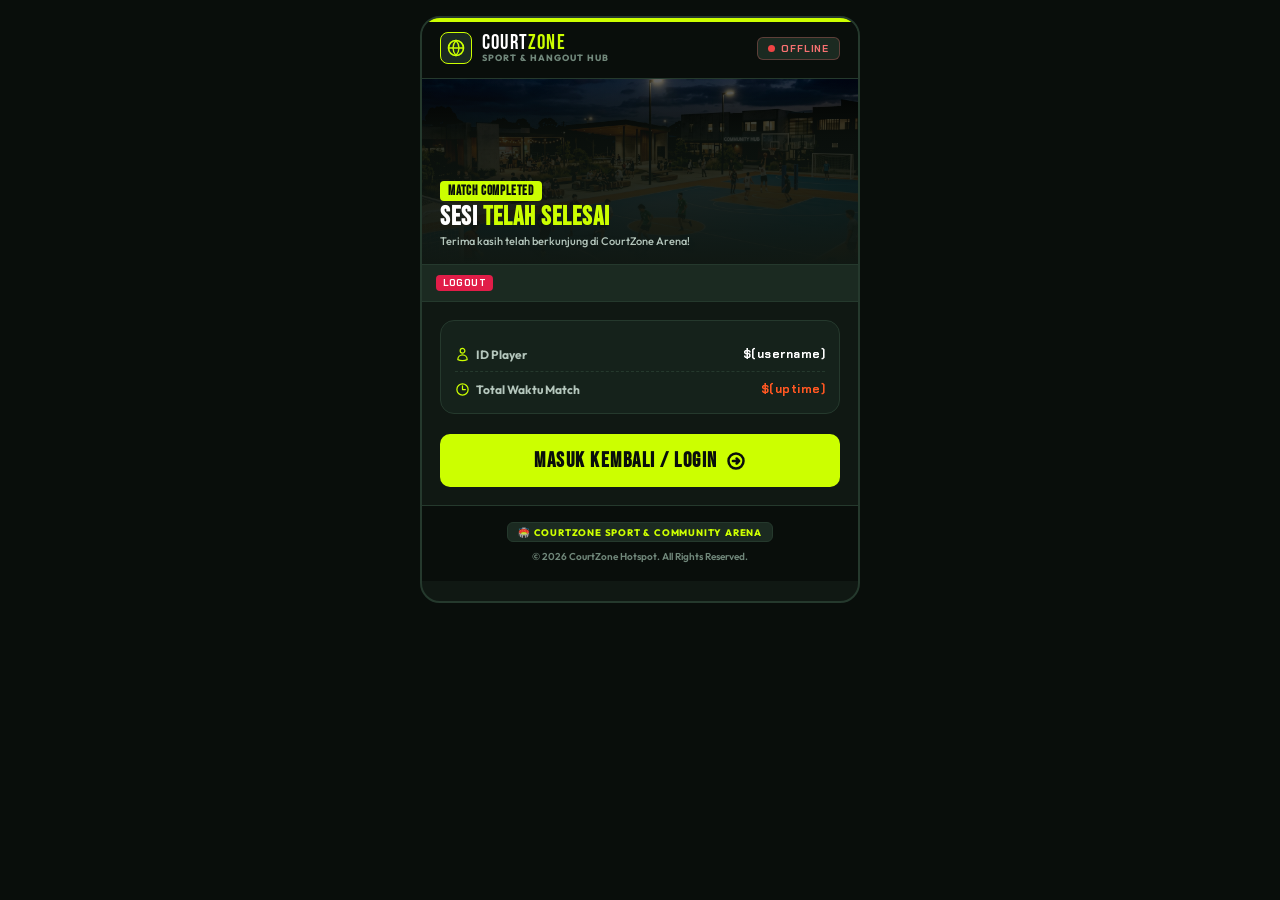
<file: logout.html>
<!DOCTYPE html>
<html lang="id">
<head>
    <meta charset="UTF-8">
    <meta name="viewport" content="width=device-width, initial-scale=1.0">
    <title>Sesi Selesai - CourtZone Hotspot</title>
    <link rel="stylesheet" href="style.css">
</head>
<body>

<div class="arena-wrapper">
    <!-- Top Stadium Header -->
    <header class="stadium-topbar">
        <div class="brand-badge">
            <div class="brand-icon-wrap">
                <svg xmlns="http://www.w3.org/2000/svg" viewBox="0 0 24 24" fill="currentColor">
                    <circle cx="12" cy="12" r="10" fill="none" stroke="currentColor" stroke-width="2.2"/>
                    <path d="M12 2a15.3 15.3 0 0 1 4 10 15.3 15.3 0 0 1-4 10 15.3 15.3 0 0 1-4-10 15.3 15.3 0 0 1 4-10z" fill="none" stroke="currentColor" stroke-width="1.8"/>
                    <path d="M2 12h20" stroke="currentColor" stroke-width="2"/>
                </svg>
            </div>
            <div class="brand-text-block">
                <span class="brand-title">COURT<span>ZONE</span></span>
                <span class="brand-subtitle">SPORT & HANGOUT HUB</span>
            </div>
        </div>
        <div class="live-match-chip" style="color: #f87171; border-color: rgba(248, 113, 113, 0.3);">
            <span class="live-dot" style="background-color: #ef4444; box-shadow: none; animation: none;"></span>
            <span>OFFLINE</span>
        </div>
    </header>

    <!-- Hero Matchday Banner -->
    <div class="court-hero-section">
        <div class="carousel-slide active">
            <img src="sembako-bg.png" alt="Sport Arena Court" class="carousel-image">
            <div class="hero-overlay-content">
                <span class="court-zone-tag">MATCH COMPLETED</span>
                <h2 class="hero-title">SESI <span>TELAH SELESAI</span></h2>
                <p class="hero-desc">Terima kasih telah berkunjung di CourtZone Arena!</p>
            </div>
        </div>
    </div>

    <!-- Telemetry Marquee Ticker -->
    <div class="telemetry-ticker">
        <span class="ticker-pill" style="background-color: #e11d48;">LOGOUT</span>
        <div class="marquee-container">
            <div class="marquee-text">Sesi internet Anda telah berhasil diputus. Sampai jumpa di pertandingan & mabar seru berikutnya!</div>
        </div>
    </div>

    <!-- Portal Main Area -->
    <main class="portal-main">
        <!-- Telemetry Summary Box -->
        <div class="status-telemetry-box" style="margin-bottom: 20px;">
            <div class="telemetry-row">
                <span class="telemetry-label">
                    <svg xmlns="http://www.w3.org/2000/svg" fill="none" viewBox="0 0 24 24" stroke-width="2" stroke="currentColor">
                        <path stroke-linecap="round" stroke-linejoin="round" d="M15.75 6a3.75 3.75 0 1 1-7.5 0 3.75 3.75 0 0 1 7.5 0ZM4.501 20.118a7.5 7.5 0 0 1 14.998 0A17.933 17.933 0 0 1 12 21.75c-2.676 0-5.216-.584-7.499-1.632Z" />
                    </svg>
                    ID Player
                </span>
                <span class="telemetry-val">$(username)</span>
            </div>
            <div class="telemetry-row">
                <span class="telemetry-label">
                    <svg xmlns="http://www.w3.org/2000/svg" fill="none" viewBox="0 0 24 24" stroke-width="2" stroke="currentColor">
                        <path stroke-linecap="round" stroke-linejoin="round" d="M12 6v6h4.5m4.5 0a9 9 0 1 1-18 0 9 9 0 0 1 18 0Z" />
                    </svg>
                    Total Waktu Match
                </span>
                <span class="telemetry-val orange">$(uptime)</span>
            </div>
        </div>

        <!-- Reconnect Action Button -->
        <a href="$(link-login)" class="btn-volt-action">
            MASUK KEMBALI / LOGIN
            <svg xmlns="http://www.w3.org/2000/svg" fill="none" viewBox="0 0 24 24" stroke-width="2.8" stroke="currentColor">
                <path stroke-linecap="round" stroke-linejoin="round" d="m12.75 15 3-3m0 0-3-3m3 3h-7.5M21 12a9 9 0 1 1-18 0 9 9 0 0 1 18 0Z" />
            </svg>
        </a>
    </main>

    <!-- Stadium Footer -->
    <footer class="stadium-footer">
        <span class="footer-hub-pill">🏟️ COURTZONE SPORT & COMMUNITY ARENA</span>
        <span class="footer-copy">&copy; 2026 CourtZone Hotspot. All Rights Reserved.</span>
    </footer>
</div>

</body>
</html>
</file>
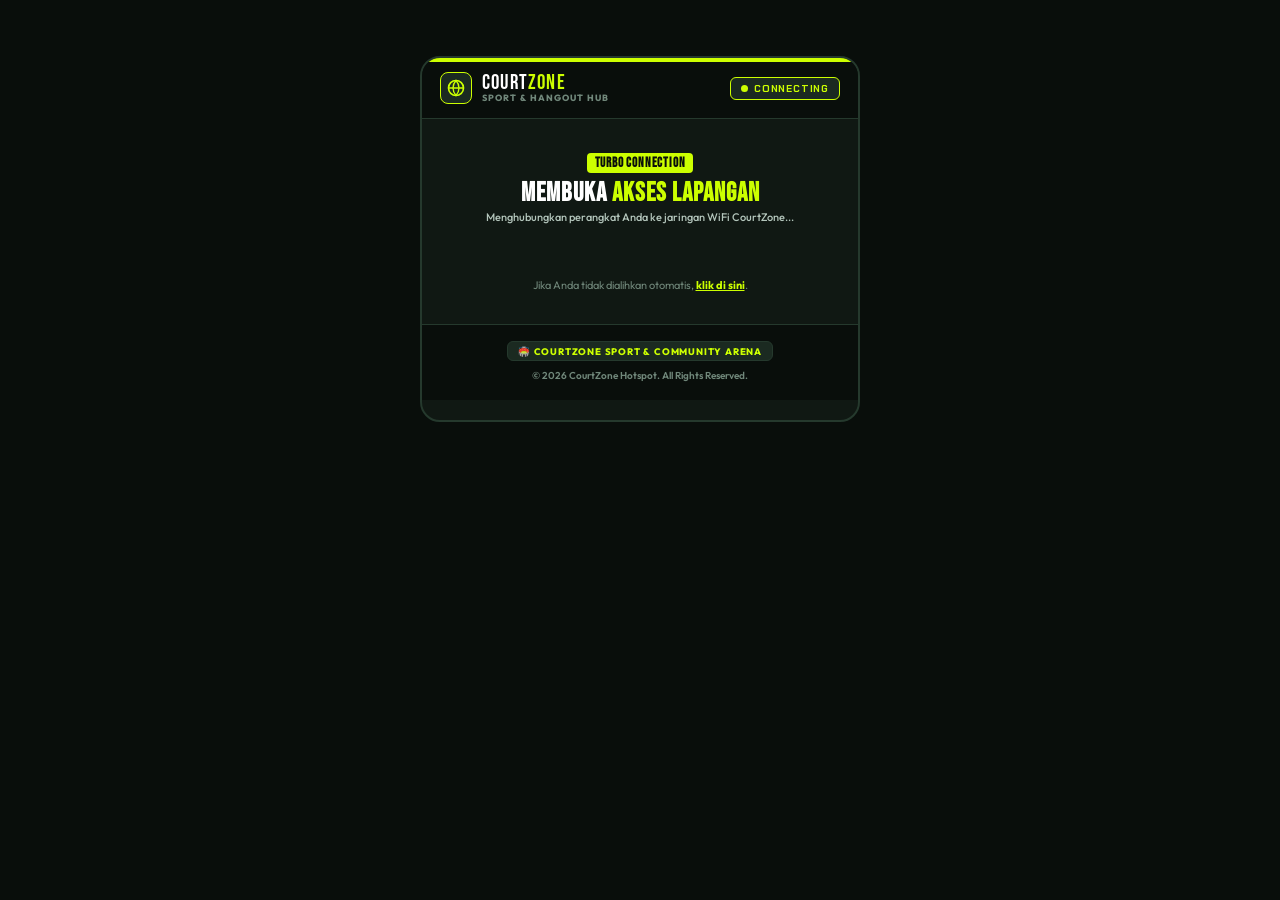
<file: redirect.html>
<!DOCTYPE html>
<html lang="id">
<head>
    <meta charset="UTF-8">
    <meta name="viewport" content="width=device-width, initial-scale=1.0">
    <title>Menghubungkan... - CourtZone Hotspot</title>
    <link rel="stylesheet" href="style.css">
    <meta http-equiv="refresh" content="2; url=$(link-redirect)">
    <script>
        function doRedirect() {
            setTimeout(function() {
                const isLocal = window.location.hostname === 'localhost' || 
                                window.location.hostname === '127.0.0.1' || 
                                window.location.protocol === 'file:';
                if (isLocal) {
                    window.location.href = "status.html";
                } else {
                    window.location.href = "$(link-redirect)";
                }
            }, 1800);
        }
    </script>
</head>
<body onload="doRedirect()">

<div class="arena-wrapper" style="margin-top: 40px;">
    <!-- Top Stadium Header -->
    <header class="stadium-topbar">
        <div class="brand-badge">
            <div class="brand-icon-wrap">
                <svg xmlns="http://www.w3.org/2000/svg" viewBox="0 0 24 24" fill="currentColor">
                    <circle cx="12" cy="12" r="10" fill="none" stroke="currentColor" stroke-width="2.2"/>
                    <path d="M12 2a15.3 15.3 0 0 1 4 10 15.3 15.3 0 0 1-4 10 15.3 15.3 0 0 1-4-10 15.3 15.3 0 0 1 4-10z" fill="none" stroke="currentColor" stroke-width="1.8"/>
                    <path d="M2 12h20" stroke="currentColor" stroke-width="2"/>
                </svg>
            </div>
            <div class="brand-text-block">
                <span class="brand-title">COURT<span>ZONE</span></span>
                <span class="brand-subtitle">SPORT & HANGOUT HUB</span>
            </div>
        </div>
        <div class="live-match-chip">
            <span class="live-dot"></span>
            <span>CONNECTING</span>
        </div>
    </header>

    <!-- Portal Main Area -->
    <main class="portal-main" style="padding: 32px 18px; text-align: center;">
        <span class="court-zone-tag">TURBO CONNECTION</span>
        <h2 class="hero-title" style="margin-top: 10px;">MEMBUKA <span>AKSES LAPANGAN</span></h2>
        <p class="hero-desc" style="margin-bottom: 20px;">Menghubungkan perangkat Anda ke jaringan WiFi CourtZone...</p>

        <!-- Loading Dots -->
        <div class="loading-dots">
            <div class="dot"></div>
            <div class="dot"></div>
            <div class="dot"></div>
        </div>

        <p style="font-size: 11px; color: var(--text-dim); margin-top: 24px;">
            Jika Anda tidak dialihkan otomatis, <a href="status.html" style="color: var(--volt-neon); text-decoration: underline; font-weight: 700;">klik di sini</a>.
        </p>
    </main>

    <!-- Stadium Footer -->
    <footer class="stadium-footer">
        <span class="footer-hub-pill">🏟️ COURTZONE SPORT & COMMUNITY ARENA</span>
        <span class="footer-copy">&copy; 2026 CourtZone Hotspot. All Rights Reserved.</span>
    </footer>
</div>

</body>
</html>
</file>
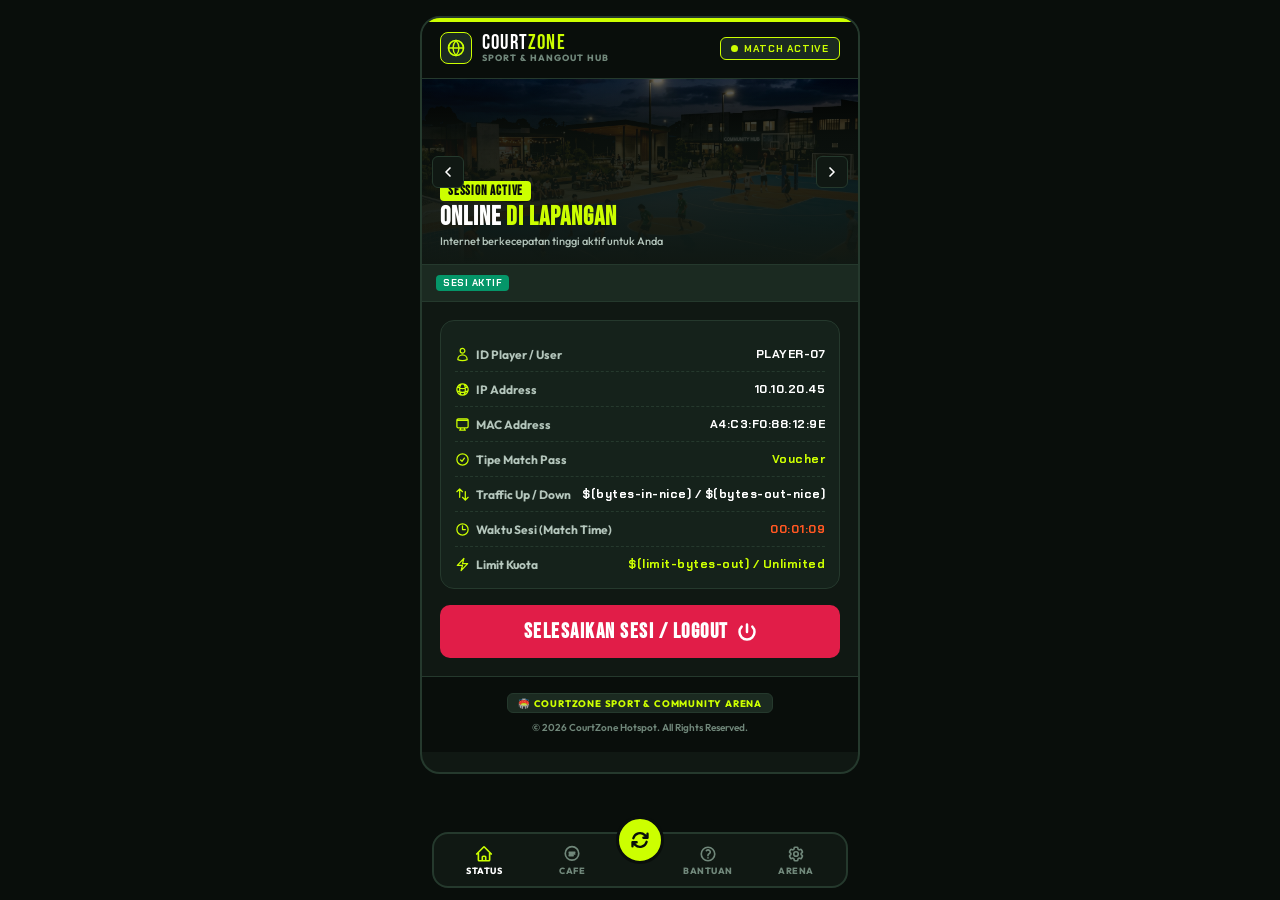
<file: status.html>
<!DOCTYPE html>
<html lang="id">
<head>
    <meta charset="UTF-8">
    <meta name="viewport" content="width=device-width, initial-scale=1.0">
    <title>Status Koneksi - CourtZone Hotspot</title>
    <style>
/* ==========================================================================
   COURTSIDE & ARENA HANGOUT HOTSPOT - CLEAN MATTE SPORT PORTAL
   Theme: Sport Court / Youth Hangout & Arena Hub
   Style: Clean, Matte, Solid Athletic, No Glossy/Glass Effects
   Colorway: Deep Stadium Charcoal + Pitch Turf + Solid Volt Neon + Clean White
   ========================================================================== */

@import url('https://fonts.googleapis.com/css2?family=Bebas+Neue&family=Outfit:wght@400;500;600;700;800;900&family=Chakra+Petch:wght@600;700;800&display=swap');

:root {
    /* Solid Matte Brand Colors */
    --stadium-black: #090e0b;
    --stadium-dark: #101813;
    --stadium-card: #15221b;
    --stadium-surface: #1b2a21;
    --stadium-border: #25392d;
    --stadium-border-light: #324d3d;
    
    /* Solid High-Contrast Accents (Matte) */
    --volt-neon: #ccff00;
    --volt-neon-dark: #b8e600;
    
    --pitch-green: #059669;
    --pitch-green-light: #10b981;
    --pitch-emerald: #047857;
    
    --court-orange: #ff5722;
    --court-orange-hover: #e64a19;
    
    --text-pure: #ffffff;
    --text-sub: #b4c6bc;
    --text-dim: #70877a;
    
    --font-heading: 'Bebas Neue', sans-serif;
    --font-body: 'Outfit', sans-serif;
    --font-mono: 'Chakra Petch', sans-serif;
}

* {
    margin: 0;
    padding: 0;
    box-sizing: border-box;
    -webkit-tap-highlight-color: transparent;
}

body {
    background-color: var(--stadium-black);
    color: var(--text-pure);
    font-family: var(--font-body);
    min-height: 100vh;
    display: flex;
    justify-content: center;
    align-items: flex-start;
    padding: 16px 12px 90px; /* Space for bottom nav */
    -webkit-font-smoothing: antialiased;
}

/* ==========================================================================
   PORTAL WRAPPER (Solid Matte Card Frame)
   ========================================================================== */
.arena-wrapper {
    width: 100%;
    max-width: 440px;
    background-color: var(--stadium-dark);
    border: 2px solid var(--stadium-border);
    border-radius: 20px;
    overflow: hidden;
    position: relative;
    padding-bottom: 20px;
}

/* Top Solid Volt Accent Line */
.arena-wrapper::before {
    content: '';
    position: absolute;
    top: 0;
    left: 0;
    right: 0;
    height: 4px;
    background-color: var(--volt-neon);
    z-index: 20;
}

/* ==========================================================================
   TOP STADIUM BAR (Solid Matte)
   ========================================================================== */
.stadium-topbar {
    padding: 14px 18px;
    display: flex;
    justify-content: space-between;
    align-items: center;
    background-color: var(--stadium-black);
    border-bottom: 1.5px solid var(--stadium-border);
}

.brand-badge {
    display: flex;
    align-items: center;
    gap: 10px;
}

.brand-icon-wrap {
    width: 32px;
    height: 32px;
    background-color: var(--stadium-surface);
    border: 1.5px solid var(--volt-neon);
    border-radius: 8px;
    display: flex;
    align-items: center;
    justify-content: center;
}

.brand-icon-wrap svg {
    width: 18px;
    height: 18px;
    color: var(--volt-neon);
}

.brand-text-block {
    display: flex;
    flex-direction: column;
}

.brand-title {
    font-family: var(--font-heading);
    font-size: 21px;
    letter-spacing: 1.2px;
    line-height: 0.95;
    color: var(--text-pure);
}

.brand-title span {
    color: var(--volt-neon);
}

.brand-subtitle {
    font-size: 9px;
    font-weight: 800;
    letter-spacing: 1px;
    color: var(--text-dim);
    text-transform: uppercase;
}

.live-match-chip {
    display: flex;
    align-items: center;
    gap: 6px;
    background-color: var(--stadium-surface);
    border: 1.5px solid var(--volt-neon);
    padding: 4px 10px;
    border-radius: 6px;
    font-family: var(--font-mono);
    font-size: 10px;
    font-weight: 800;
    color: var(--volt-neon);
    letter-spacing: 0.8px;
}

.live-dot {
    width: 7px;
    height: 7px;
    background-color: var(--volt-neon);
    border-radius: 50%;
}

/* ==========================================================================
   HERO MATCHDAY / COURT BANNER (Clean Cut)
   ========================================================================== */
.court-hero-section {
    position: relative;
    height: 185px;
    overflow: hidden;
    background-color: var(--stadium-black);
}

.carousel-slide {
    position: absolute;
    inset: 0;
    opacity: 0;
    transition: opacity 0.4s ease-in-out;
    z-index: 1;
}

.carousel-slide.active {
    opacity: 1;
    z-index: 2;
}

.carousel-image {
    width: 100%;
    height: 100%;
    object-fit: cover;
    filter: brightness(0.4) contrast(1.1);
}

.hero-overlay-content {
    position: absolute;
    inset: 0;
    background: linear-gradient(0deg, var(--stadium-dark) 0%, rgba(16, 24, 19, 0.6) 70%, transparent 100%);
    padding: 16px 18px;
    display: flex;
    flex-direction: column;
    justify-content: flex-end;
    z-index: 3;
}

.court-zone-tag {
    align-self: flex-start;
    background-color: var(--volt-neon);
    color: var(--stadium-black);
    font-family: var(--font-heading);
    font-size: 13px;
    letter-spacing: 0.8px;
    padding: 2px 8px;
    border-radius: 4px;
    margin-bottom: 4px;
    font-weight: 700;
}

.hero-title {
    font-family: var(--font-heading);
    font-size: 26px;
    letter-spacing: 1px;
    line-height: 1;
    color: var(--text-pure);
    text-transform: uppercase;
}

.hero-title span {
    color: var(--volt-neon);
}

.hero-desc {
    font-size: 11px;
    font-weight: 500;
    color: var(--text-sub);
    margin-top: 3px;
}

/* Solid Arrow Controls */
.carousel-btn {
    position: absolute;
    top: 50%;
    transform: translateY(-50%);
    width: 32px;
    height: 32px;
    background-color: var(--stadium-dark);
    border: 1.5px solid var(--stadium-border);
    color: var(--text-pure);
    border-radius: 6px;
    display: flex;
    align-items: center;
    justify-content: center;
    cursor: pointer;
    z-index: 10;
    transition: all 0.15s;
}

.carousel-btn:hover {
    background-color: var(--volt-neon);
    color: var(--stadium-black);
    border-color: var(--volt-neon);
}

.carousel-btn-prev { left: 10px; }
.carousel-btn-next { right: 10px; }

/* ==========================================================================
   SCOREBOARD TELEMETRY TICKER (Solid Flat)
   ========================================================================== */
.telemetry-ticker {
    background-color: var(--stadium-surface);
    border-top: 1.5px solid var(--stadium-border);
    border-bottom: 1.5px solid var(--stadium-border);
    padding: 8px 14px;
    display: flex;
    align-items: center;
    gap: 10px;
    overflow: hidden;
}

.ticker-pill {
    background-color: var(--pitch-green);
    color: white;
    font-family: var(--font-mono);
    font-size: 9.5px;
    font-weight: 800;
    padding: 2px 7px;
    border-radius: 4px;
    letter-spacing: 0.5px;
    flex-shrink: 0;
}

.marquee-container {
    overflow: hidden;
    white-space: nowrap;
    width: 100%;
}

.marquee-text {
    display: inline-block;
    padding-left: 100%;
    font-size: 11px;
    font-weight: 600;
    color: var(--text-sub);
    animation: scroll-ticker 18s linear infinite;
}

@keyframes scroll-ticker {
    0% { transform: translate3d(0, 0, 0); }
    100% { transform: translate3d(-100%, 0, 0); }
}

/* ==========================================================================
   COURT BENCH STATS (Solid Flat Boxes)
   ========================================================================== */
.stadium-stats-row {
    display: grid;
    grid-template-columns: repeat(3, 1fr);
    gap: 8px;
    padding: 14px 18px 0;
}

.stat-box {
    background-color: var(--stadium-card);
    border: 1.5px solid var(--stadium-border);
    border-radius: 10px;
    padding: 9px 6px;
    text-align: center;
    display: flex;
    flex-direction: column;
    align-items: center;
}

.stat-label {
    font-size: 9px;
    font-weight: 800;
    color: var(--text-dim);
    letter-spacing: 0.5px;
    text-transform: uppercase;
}

.stat-value {
    font-family: var(--font-mono);
    font-size: 13px;
    font-weight: 800;
    color: var(--volt-neon);
    margin-top: 2px;
}

/* ==========================================================================
   MAIN ARENA PORTAL SECTION
   ========================================================================== */
.portal-main {
    padding: 18px;
}

/* Solid Flat Tab Selector */
.access-tab-selector {
    display: grid;
    grid-template-columns: 1fr 1fr;
    background-color: var(--stadium-black);
    border: 1.5px solid var(--stadium-border);
    border-radius: 12px;
    padding: 4px;
    margin-bottom: 16px;
}

.tab-trigger {
    padding: 9px 12px;
    border: 1.5px solid transparent;
    background: transparent;
    color: var(--text-dim);
    font-family: var(--font-body);
    font-size: 12px;
    font-weight: 800;
    letter-spacing: 0.5px;
    text-transform: uppercase;
    border-radius: 8px;
    cursor: pointer;
    display: flex;
    align-items: center;
    justify-content: center;
    gap: 6px;
    transition: all 0.15s ease;
}

.tab-trigger.active {
    background-color: var(--stadium-surface);
    color: var(--volt-neon);
    border-color: var(--volt-neon);
}

.tab-trigger svg {
    width: 15px;
    height: 15px;
}

/* Solid Stadium Form Card */
.stadium-form-card {
    background-color: var(--stadium-card);
    border: 1.5px solid var(--stadium-border);
    border-radius: 16px;
    padding: 18px 16px;
    position: relative;
}

.stadium-form-card::after {
    content: '';
    position: absolute;
    top: -1.5px;
    right: 20px;
    width: 50px;
    height: 3px;
    background-color: var(--volt-neon);
    border-radius: 2px;
}

.form-group {
    margin-bottom: 14px;
}

.form-label {
    display: flex;
    justify-content: space-between;
    align-items: center;
    font-size: 11px;
    font-weight: 800;
    color: var(--text-sub);
    margin-bottom: 6px;
    text-transform: uppercase;
    letter-spacing: 0.5px;
}

.label-pill {
    font-family: var(--font-mono);
    font-size: 9px;
    color: var(--volt-neon);
    background-color: var(--stadium-surface);
    border: 1px solid var(--stadium-border);
    padding: 2px 6px;
    border-radius: 4px;
}

.input-container {
    position: relative;
    display: flex;
    align-items: center;
}

.input-icon-left {
    position: absolute;
    left: 14px;
    color: var(--text-dim);
    display: flex;
    align-items: center;
    pointer-events: none;
}

.input-icon-left svg {
    width: 18px;
    height: 18px;
}

.stadium-input {
    width: 100%;
    padding: 13px 14px 13px 44px;
    background-color: var(--stadium-black);
    border: 1.5px solid var(--stadium-border);
    border-radius: 10px;
    color: var(--text-pure);
    font-family: var(--font-body);
    font-size: 14px;
    font-weight: 700;
    outline: none;
    transition: border-color 0.15s;
}

.stadium-input.uppercase-input {
    font-family: var(--font-mono);
    text-transform: uppercase;
    letter-spacing: 1.5px;
}

.stadium-input:focus {
    border-color: var(--volt-neon);
    background-color: #0b120e;
}

.stadium-input::placeholder {
    color: var(--text-dim);
    font-weight: 500;
}

.eye-btn {
    position: absolute;
    right: 14px;
    background: none;
    border: none;
    color: var(--text-dim);
    cursor: pointer;
    display: flex;
    align-items: center;
    padding: 4px;
}

.eye-btn:hover {
    color: var(--volt-neon);
}

/* ==========================================================================
   PRIMARY SOLID VOLT BUTTON (Solid Flat)
   ========================================================================== */
.btn-volt-action {
    width: 100%;
    padding: 14px 20px;
    background-color: var(--volt-neon);
    color: var(--stadium-black);
    border: none;
    border-radius: 10px;
    font-family: var(--font-heading);
    font-size: 21px;
    letter-spacing: 1.5px;
    cursor: pointer;
    display: flex;
    align-items: center;
    justify-content: center;
    gap: 8px;
    transition: background-color 0.15s, transform 0.1s;
    text-transform: uppercase;
    text-decoration: none;
    margin-top: 4px;
    font-weight: 700;
}

.btn-volt-action:hover {
    background-color: var(--volt-neon-dark);
}

.btn-volt-action:active {
    transform: translateY(1px);
}

.btn-volt-action svg {
    width: 20px;
    height: 20px;
    stroke-width: 3;
}

.btn-danger-action {
    background-color: #e11d48;
    color: white;
}

.btn-danger-action:hover {
    background-color: #be123c;
}

/* Solid Flat QR Scan Bar */
.qr-quick-action {
    margin-top: 14px;
    background-color: var(--stadium-black);
    border: 1.5px dashed var(--stadium-border);
    border-radius: 10px;
    padding: 10px 14px;
    display: flex;
    justify-content: space-between;
    align-items: center;
    cursor: pointer;
    transition: border-color 0.15s;
    text-decoration: none;
}

.qr-quick-action:hover {
    border-color: var(--volt-neon);
}

.qr-left-block {
    display: flex;
    align-items: center;
    gap: 10px;
}

.qr-icon-badge {
    width: 30px;
    height: 30px;
    background-color: var(--stadium-surface);
    border: 1px solid var(--stadium-border);
    border-radius: 6px;
    display: flex;
    align-items: center;
    justify-content: center;
    color: var(--volt-neon);
}

.qr-icon-badge svg {
    width: 17px;
    height: 17px;
}

.qr-text-block {
    display: flex;
    flex-direction: column;
}

.qr-main-text {
    font-size: 11.5px;
    font-weight: 800;
    color: var(--text-pure);
}

.qr-sub-text {
    font-size: 9.5px;
    color: var(--text-dim);
}

.qr-arrow {
    color: var(--volt-neon);
    font-weight: 800;
}

/* ==========================================================================
   ARENA PASS PRICING (Solid Matte Cards)
   ========================================================================== */
.arena-pricing-section {
    margin-top: 22px;
}

.pricing-header-row {
    display: flex;
    justify-content: space-between;
    align-items: center;
    margin-bottom: 12px;
}

.pricing-section-title {
    font-family: var(--font-heading);
    font-size: 18px;
    letter-spacing: 0.8px;
    color: var(--text-pure);
    display: flex;
    align-items: center;
    gap: 6px;
}

.pricing-section-title span {
    color: var(--volt-neon);
}

.pricing-badge {
    font-family: var(--font-mono);
    font-size: 9px;
    font-weight: 800;
    color: var(--court-orange);
    background-color: var(--stadium-surface);
    border: 1.5px solid var(--court-orange);
    padding: 2px 7px;
    border-radius: 4px;
}

.pass-cards-grid {
    display: flex;
    flex-direction: column;
    gap: 8px;
}

.pass-card {
    background-color: var(--stadium-card);
    border: 1.5px solid var(--stadium-border);
    border-radius: 12px;
    padding: 12px 14px;
    display: flex;
    justify-content: space-between;
    align-items: center;
    transition: border-color 0.15s;
}

.pass-card:hover {
    border-color: var(--volt-neon);
    background-color: var(--stadium-surface);
}

.pass-left {
    display: flex;
    align-items: center;
    gap: 12px;
}

.pass-jersey-num {
    width: 32px;
    height: 32px;
    background-color: var(--stadium-black);
    border: 1.5px solid var(--stadium-border);
    border-radius: 6px;
    display: flex;
    align-items: center;
    justify-content: center;
    font-family: var(--font-heading);
    font-size: 18px;
    color: var(--volt-neon);
    flex-shrink: 0;
}

.pass-card:nth-child(2) .pass-jersey-num {
    color: var(--court-orange);
    border-color: var(--court-orange);
}

.pass-card:nth-child(3) .pass-jersey-num {
    color: #38bdf8;
    border-color: #38bdf8;
}

.pass-details {
    display: flex;
    flex-direction: column;
}

.pass-title {
    font-size: 13px;
    font-weight: 800;
    color: var(--text-pure);
}

.pass-meta {
    font-size: 10px;
    color: var(--text-sub);
    font-weight: 500;
    margin-top: 2px;
}

.pass-price {
    font-family: var(--font-mono);
    font-size: 15px;
    font-weight: 800;
    color: var(--volt-neon);
    letter-spacing: 0.5px;
}

/* ==========================================================================
   COMMUNITY & HANGOUT AMENITIES BAR (Solid)
   ========================================================================== */
.hangout-perks {
    margin-top: 20px;
    padding-top: 16px;
    border-top: 1.5px solid var(--stadium-border);
    display: grid;
    grid-template-columns: repeat(3, 1fr);
    gap: 8px;
}

.perk-item {
    background-color: var(--stadium-black);
    border: 1.5px solid var(--stadium-border);
    border-radius: 8px;
    padding: 8px 6px;
    display: flex;
    flex-direction: column;
    align-items: center;
    text-align: center;
    gap: 4px;
}

.perk-item svg {
    width: 18px;
    height: 18px;
    color: var(--volt-neon);
}

.perk-text {
    font-size: 9.5px;
    font-weight: 700;
    color: var(--text-sub);
    line-height: 1.2;
}

/* ==========================================================================
   SCOREBOARD RECEIPT TELEMETRY (Status Page - Solid)
   ========================================================================== */
.status-telemetry-box {
    background-color: var(--stadium-card);
    border: 1.5px solid var(--stadium-border);
    border-radius: 14px;
    padding: 16px 14px;
    margin-bottom: 16px;
}

.telemetry-row {
    display: flex;
    justify-content: space-between;
    align-items: center;
    padding: 9px 0;
    border-bottom: 1px dashed var(--stadium-border);
    font-size: 12px;
}

.telemetry-row:last-child {
    border-bottom: none;
    padding-bottom: 0;
}

.telemetry-label {
    color: var(--text-sub);
    font-weight: 700;
    display: flex;
    align-items: center;
    gap: 6px;
}

.telemetry-label svg {
    width: 15px;
    height: 15px;
    color: var(--volt-neon);
}

.telemetry-val {
    font-family: var(--font-mono);
    font-weight: 800;
    color: var(--text-pure);
    letter-spacing: 0.5px;
}

.telemetry-val.highlight {
    color: var(--volt-neon);
}

.telemetry-val.orange {
    color: var(--court-orange);
}

/* ==========================================================================
   STADIUM FOOTER (Solid)
   ========================================================================== */
.stadium-footer {
    padding: 16px 18px 18px;
    text-align: center;
    border-top: 1.5px solid var(--stadium-border);
    background-color: var(--stadium-black);
    display: flex;
    flex-direction: column;
    align-items: center;
    gap: 8px;
}

.footer-hub-pill {
    display: inline-flex;
    align-items: center;
    gap: 5px;
    font-size: 9.5px;
    font-weight: 800;
    color: var(--volt-neon);
    background-color: var(--stadium-surface);
    border: 1.5px solid var(--stadium-border);
    padding: 3px 10px;
    border-radius: 6px;
    text-transform: uppercase;
    letter-spacing: 0.8px;
}

.footer-copy {
    font-size: 10px;
    color: var(--text-dim);
    font-weight: 600;
}

/* ==========================================================================
   FIXED BOTTOM NAVIGATION DOCK (Solid Matte Stadium Dock)
   ========================================================================== */
.stadium-bottom-nav {
    position: fixed;
    bottom: 12px;
    left: 50%;
    transform: translateX(-50%);
    width: calc(100% - 24px);
    max-width: 416px;
    height: 56px;
    background-color: var(--stadium-dark);
    display: flex;
    justify-content: space-around;
    align-items: center;
    z-index: 999;
    border-radius: 16px;
    padding: 0 6px;
    border: 2px solid var(--stadium-border);
}

.nav-item {
    display: flex;
    flex-direction: column;
    align-items: center;
    color: var(--text-dim);
    text-decoration: none;
    font-size: 9px;
    font-weight: 800;
    gap: 2px;
    transition: color 0.15s ease;
    cursor: pointer;
    flex: 1;
    text-transform: uppercase;
    letter-spacing: 0.5px;
}

.nav-item.active, .nav-item:hover {
    color: var(--text-pure);
}

.nav-item.active svg {
    color: var(--volt-neon);
}

.nav-item svg {
    width: 18px;
    height: 18px;
}

/* Solid Center Action Button */
.nav-scan-wrapper {
    position: relative;
    width: 48px;
    height: 56px;
    display: flex;
    justify-content: center;
}

.nav-scan-btn {
    position: absolute;
    top: -16px;
    width: 48px;
    height: 48px;
    border-radius: 50%;
    background-color: var(--volt-neon);
    border: 3.5px solid var(--stadium-black);
    display: flex;
    align-items: center;
    justify-content: center;
    color: var(--stadium-black);
    cursor: pointer;
    transition: background-color 0.15s, transform 0.15s;
}

.nav-scan-btn:hover {
    background-color: var(--volt-neon-dark);
    transform: scale(1.06);
}

.nav-scan-btn svg {
    width: 20px;
    height: 20px;
    stroke-width: 2.8;
}

/* ==========================================================================
   MODAL & ALERTS (Solid Flat)
   ========================================================================== */
.error-box {
    background-color: #291115;
    border: 1.5px solid #dc2626;
    color: #fca5a5;
    padding: 10px 12px;
    border-radius: 8px;
    font-size: 11px;
    font-weight: 700;
    margin-bottom: 12px;
    display: flex;
    align-items: center;
    gap: 8px;
}

.scanner-modal {
    position: fixed;
    inset: 0;
    background-color: rgba(9, 14, 11, 0.92);
    z-index: 9999;
    display: flex;
    align-items: center;
    justify-content: center;
    padding: 16px;
}

.scanner-modal-content {
    background-color: var(--stadium-dark);
    border: 2px solid var(--stadium-border);
    border-radius: 16px;
    width: 100%;
    max-width: 320px;
    padding: 20px;
}

.scanner-modal-header {
    display: flex;
    justify-content: space-between;
    align-items: center;
    margin-bottom: 14px;
    border-bottom: 1.5px solid var(--stadium-border);
    padding-bottom: 8px;
}

.scanner-modal-header h3 {
    font-family: var(--font-heading);
    font-size: 19px;
    letter-spacing: 0.8px;
    color: var(--volt-neon);
}

.close-scanner-btn {
    background: none;
    border: none;
    color: var(--text-dim);
    font-size: 24px;
    cursor: pointer;
}

.guide-step {
    display: flex;
    gap: 10px;
    margin-bottom: 12px;
}

.guide-step-number {
    width: 24px;
    height: 24px;
    background-color: var(--volt-neon);
    color: var(--stadium-black);
    font-family: var(--font-heading);
    font-size: 15px;
    border-radius: 4px;
    display: flex;
    align-items: center;
    justify-content: center;
    flex-shrink: 0;
    font-weight: 700;
}

.guide-step-text strong {
    font-size: 12px;
    color: var(--text-pure);
    display: block;
}

.guide-step-text p {
    font-size: 10px;
    color: var(--text-sub);
    line-height: 1.35;
}

.loading-dots {
    display: flex;
    justify-content: center;
    gap: 6px;
    margin: 20px 0;
}

.dot {
    width: 10px;
    height: 10px;
    background-color: var(--volt-neon);
    border-radius: 50%;
    animation: bounce-dot 1.4s infinite ease-in-out both;
}

.dot:nth-child(1) { animation-delay: -0.32s; }
.dot:nth-child(2) { animation-delay: -0.16s; }

@keyframes bounce-dot {
    0%, 80%, 100% { transform: scale(0); }
    40% { transform: scale(1); }
}

</style>
</head>
<body onload="initStatusPage()">

<div class="arena-wrapper">
    <!-- Top Stadium Header -->
    <header class="stadium-topbar">
        <div class="brand-badge">
            <div class="brand-icon-wrap">
                <svg xmlns="http://www.w3.org/2000/svg" viewBox="0 0 24 24" fill="currentColor">
                    <circle cx="12" cy="12" r="10" fill="none" stroke="currentColor" stroke-width="2.2"/>
                    <path d="M12 2a15.3 15.3 0 0 1 4 10 15.3 15.3 0 0 1-4 10 15.3 15.3 0 0 1-4-10 15.3 15.3 0 0 1 4-10z" fill="none" stroke="currentColor" stroke-width="1.8"/>
                    <path d="M2 12h20" stroke="currentColor" stroke-width="2"/>
                </svg>
            </div>
            <div class="brand-text-block">
                <span class="brand-title">COURT<span>ZONE</span></span>
                <span class="brand-subtitle">SPORT & HANGOUT HUB</span>
            </div>
        </div>
        <div class="live-match-chip">
            <span class="live-dot"></span>
            <span>MATCH ACTIVE</span>
        </div>
    </header>

    <!-- Hero Matchday Banner & Carousel -->
    <div class="court-hero-section">
        <!-- Slide 1 -->
        <div class="carousel-slide active">
            <img src="sembako-bg.png" alt="Sport Arena Court" class="carousel-image">
            <div class="hero-overlay-content">
                <span class="court-zone-tag">SESSION ACTIVE</span>
                <h2 class="hero-title">ONLINE <span>DI LAPANGAN</span></h2>
                <p class="hero-desc">Internet berkecepatan tinggi aktif untuk Anda</p>
            </div>
        </div>
        <!-- Slide 2 -->
        <div class="carousel-slide">
            <img src="sembako-bg-2.png" alt="Tribune Lounge" class="carousel-image">
            <div class="hero-overlay-content">
                <span class="court-zone-tag">TRIBUNE CHILL</span>
                <h2 class="hero-title">HANGOUT <span>LOUNGE WI-FI</span></h2>
                <p class="hero-desc">Nikmati kuota stabil selama di area tribun & cafe</p>
            </div>
        </div>
        <!-- Slide 3 -->
        <div class="carousel-slide">
            <img src="sembako-bg-3.png" alt="High Speed WiFi" class="carousel-image">
            <div class="hero-overlay-content">
                <span class="court-zone-tag">TURBO SPEED</span>
                <h2 class="hero-title">FULL <span>BANDWIDTH</span></h2>
                <p class="hero-desc">Kecepatan maksimal tanpa jeda dan no lag</p>
            </div>
        </div>

        <!-- Carousel Arrows -->
        <button type="button" class="carousel-btn carousel-btn-prev" aria-label="Previous">
            <svg xmlns="http://www.w3.org/2000/svg" width="16" height="16" viewBox="0 0 24 24" fill="none" stroke="currentColor" stroke-width="2.5" stroke-linecap="round" stroke-linejoin="round">
                <polyline points="15 18 9 12 15 6"></polyline>
            </svg>
        </button>
        <button type="button" class="carousel-btn carousel-btn-next" aria-label="Next">
            <svg xmlns="http://www.w3.org/2000/svg" width="16" height="16" viewBox="0 0 24 24" fill="none" stroke="currentColor" stroke-width="2.5" stroke-linecap="round" stroke-linejoin="round">
                <polyline points="9 18 15 12 9 6"></polyline>
            </svg>
        </button>
    </div>

    <!-- Telemetry Marquee Ticker -->
    <div class="telemetry-ticker">
        <span class="ticker-pill">SESI AKTIF</span>
        <div class="marquee-container">
            <div class="marquee-text">Koneksi WiFi Anda aktif! Selamat menikmati pertandingan & santai di CourtZone Arena Hub!</div>
        </div>
    </div>

    <!-- Portal Main Area -->
    <main class="portal-main">
        <!-- Scoreboard Telemetry Box -->
        <div class="status-telemetry-box">
            <div class="telemetry-row">
                <span class="telemetry-label">
                    <svg xmlns="http://www.w3.org/2000/svg" fill="none" viewBox="0 0 24 24" stroke-width="2" stroke="currentColor">
                        <path stroke-linecap="round" stroke-linejoin="round" d="M15.75 6a3.75 3.75 0 1 1-7.5 0 3.75 3.75 0 0 1 7.5 0ZM4.501 20.118a7.5 7.5 0 0 1 14.998 0A17.933 17.933 0 0 1 12 21.75c-2.676 0-5.216-.584-7.499-1.632Z" />
                    </svg>
                    ID Player / User
                </span>
                <span class="telemetry-val" id="stat-username">$(username)</span>
            </div>
            <div class="telemetry-row">
                <span class="telemetry-label">
                    <svg xmlns="http://www.w3.org/2000/svg" fill="none" viewBox="0 0 24 24" stroke-width="2" stroke="currentColor">
                        <path stroke-linecap="round" stroke-linejoin="round" d="M12 21a9.004 9.004 0 0 0 8.716-6.747M12 21a9.004 9.004 0 0 1-8.716-6.747M12 21c2.485 0 4.5-4.03 4.5-9S14.485 3 12 3m0 18c-2.485 0-4.5-4.03-4.5-9S9.515 3 12 3m0 0a8.997 8.997 0 0 1 7.843 4.582M12 3a8.997 8.997 0 0 0-7.843 4.582m15.686 0A11.953 11.953 0 0 1 12 10.5c-2.998 0-5.74-1.1-7.843-2.918m15.686 0A8.959 8.959 0 0 1 21 12c0 .778-.099 1.533-.284 2.253m0 0A17.919 17.919 0 0 1 12 16.5c-3.162 0-6.133-.815-8.716-2.247m0 0A9.015 9.015 0 0 1 3 12c0-1.605.42-3.113 1.157-4.418" />
                    </svg>
                    IP Address
                </span>
                <span class="telemetry-val" id="stat-ip">$(ip)</span>
            </div>
            <div class="telemetry-row">
                <span class="telemetry-label">
                    <svg xmlns="http://www.w3.org/2000/svg" fill="none" viewBox="0 0 24 24" stroke-width="2" stroke="currentColor">
                        <path stroke-linecap="round" stroke-linejoin="round" d="M9 17.25v1.007a3 3 0 0 1-.879 2.122L7.5 21h9l-.621-.621A3 3 0 0 1 15 18.257V17.25m6-12V15a2.25 2.25 0 0 1-2.25 2.25H5.25A2.25 2.25 0 0 1 3 15V5.25m18 0A2.25 2.25 0 0 0 18.75 3H5.25A2.25 2.25 0 0 0 3 5.25m18 0H3" />
                    </svg>
                    MAC Address
                </span>
                <span class="telemetry-val" id="stat-mac">$(mac)</span>
            </div>
            <div class="telemetry-row">
                <span class="telemetry-label">
                    <svg xmlns="http://www.w3.org/2000/svg" fill="none" viewBox="0 0 24 24" stroke-width="2" stroke="currentColor">
                        <path stroke-linecap="round" stroke-linejoin="round" d="M9 12.75 11.25 15 15 9.75M21 12a9 9 0 1 1-18 0 9 9 0 0 1 18 0Z" />
                    </svg>
                    Tipe Match Pass
                </span>
                <span class="telemetry-val highlight" id="stat-type">Voucher Pass</span>
            </div>
            <div class="telemetry-row">
                <span class="telemetry-label">
                    <svg xmlns="http://www.w3.org/2000/svg" fill="none" viewBox="0 0 24 24" stroke-width="2" stroke="currentColor">
                        <path stroke-linecap="round" stroke-linejoin="round" d="M3 7.5 7.5 3m0 0L12 7.5M7.5 3v13.5m13.5 0L16.5 21m0 0L12 16.5m4.5 4.5V7.5" />
                    </svg>
                    Traffic Up / Down
                </span>
                <span class="telemetry-val">$(bytes-in-nice) / $(bytes-out-nice)</span>
            </div>
            <div class="telemetry-row">
                <span class="telemetry-label">
                    <svg xmlns="http://www.w3.org/2000/svg" fill="none" viewBox="0 0 24 24" stroke-width="2" stroke="currentColor">
                        <path stroke-linecap="round" stroke-linejoin="round" d="M12 6v6h4.5m4.5 0a9 9 0 1 1-18 0 9 9 0 0 1 18 0Z" />
                    </svg>
                    Waktu Sesi (Match Time)
                </span>
                <span class="telemetry-val orange" id="stat-uptime">$(uptime)</span>
            </div>
            <div class="telemetry-row">
                <span class="telemetry-label">
                    <svg xmlns="http://www.w3.org/2000/svg" fill="none" viewBox="0 0 24 24" stroke-width="2" stroke="currentColor">
                        <path stroke-linecap="round" stroke-linejoin="round" d="M3.75 13.5l10.5-11.25L12 10.5h8.25L9.75 21.75 12 13.5H3.75z" />
                    </svg>
                    Limit Kuota
                </span>
                <span class="telemetry-val highlight">$(limit-bytes-out) / Unlimited</span>
            </div>
        </div>

        <!-- Disconnect Form -->
        <form action="$(link-logout)" name="logout" id="logout-form">
            <input type="hidden" name="erase-cookie" value="true" />
            <button type="submit" class="btn-volt-action btn-danger-action">
                SELESAIKAN SESI / LOGOUT
                <svg xmlns="http://www.w3.org/2000/svg" fill="none" viewBox="0 0 24 24" stroke-width="2.5" stroke="currentColor">
                    <path stroke-linecap="round" stroke-linejoin="round" d="M5.636 5.636a9 9 0 1012.728 0M12 3v9" />
                </svg>
            </button>
        </form>
    </main>

    <!-- Stadium Footer -->
    <footer class="stadium-footer">
        <span class="footer-hub-pill">🏟️ COURTZONE SPORT & COMMUNITY ARENA</span>
        <span class="footer-copy">&copy; 2026 CourtZone Hotspot. All Rights Reserved.</span>
    </footer>

    <!-- Fixed Bottom Navigation Dock -->
    <nav class="stadium-bottom-nav">
        <a class="nav-item active" href="status.html">
            <svg xmlns="http://www.w3.org/2000/svg" fill="none" viewBox="0 0 24 24" stroke-width="2.2" stroke="currentColor">
                <path stroke-linecap="round" stroke-linejoin="round" d="m2.25 12 8.954-8.955c.44-.439 1.152-.439 1.591 0L21.75 12M4.5 9.75v10.125c0 .621.504 1.125 1.125 1.125H9.75v-4.875c0-.621.504-1.125 1.125-1.125h2.25c.621 0 1.125.504 1.125 1.125V21h4.125c.621 0 1.125-.504 1.125-1.125V9.75M8.25 21h8.25" />
            </svg>
            Status
        </a>
        <a class="nav-item" onclick="alert('Court Cafe & Resto:\nHubungi Kasir Arena untuk pesan cemilan, minuman dingin, & sewa lapangan olahraga!')">
            <svg xmlns="http://www.w3.org/2000/svg" fill="none" viewBox="0 0 24 24" stroke-width="2.2" stroke="currentColor">
                <path stroke-linecap="round" stroke-linejoin="round" d="M12 20.25c4.97 0 9-4.03 9-9s-4.03-9-9-9-9 4.03-9 9 4.03 9 9 9Z" />
                <path stroke-linecap="round" stroke-linejoin="round" d="M8.25 9.75h7.5M8.25 12h7.5M8.25 14.25h5.25" />
            </svg>
            Cafe
        </a>
        <div class="nav-scan-wrapper">
            <div id="nav-scan-btn" class="nav-scan-btn" title="Refresh Telemetri">
                <svg xmlns="http://www.w3.org/2000/svg" fill="none" viewBox="0 0 24 24" stroke-width="2.5" stroke="currentColor">
                    <path stroke-linecap="round" stroke-linejoin="round" d="M16.023 9.348h4.992v-.001M2.985 19.644v-4.992m0 0h4.992m-4.993 0 3.181 3.183a8.25 8.25 0 0 0 13.803-3.7M4.031 9.865a8.25 8.25 0 0 1 13.803-3.7l3.181 3.182m0-4.991v4.99" />
                </svg>
            </div>
        </div>
        <a class="nav-item" onclick="alert('Panduan WiFi CourtZone:\nSesi Anda aktif dan tercatat otomatis. Klik tombol merah Putuskan Koneksi jika telah selesai bermain!')">
            <svg xmlns="http://www.w3.org/2000/svg" fill="none" viewBox="0 0 24 24" stroke-width="2.2" stroke="currentColor">
                <path stroke-linecap="round" stroke-linejoin="round" d="M9.879 7.519c1.171-1.025 3.071-1.025 4.242 0 1.172 1.025 1.172 2.687 0 3.712-.203.179-.43.326-.67.442-.745.361-1.45.999-1.45 1.827v.75M21 12a9 9 0 1 1-18 0 9 9 0 0 1 18 0Zm-9 5.25h.008v.008H12v-.008Z" />
            </svg>
            Bantuan
        </a>
        <a class="nav-item" onclick="alert('CourtZone Arena Hub v2.0\nFasilitas: Lapangan Futsal, Basket 3x3, Badminton Court & Tribune Chill Lounge\nWiFi Full Speed 24 Jam Non-Stop')">
            <svg xmlns="http://www.w3.org/2000/svg" fill="none" viewBox="0 0 24 24" stroke-width="2.2" stroke="currentColor">
                <path stroke-linecap="round" stroke-linejoin="round" d="M9.594 3.94c.09-.542.56-.94 1.11-.94h2.593c.55 0 1.02.398 1.11.94l.213 1.281c.063.374.313.686.645.87.074.04.147.083.22.127.324.196.72.257 1.075.124l1.217-.456a1.125 1.125 0 0 1 1.37.49l1.296 2.247a1.125 1.125 0 0 1-.26 1.43l-1.003.828c-.293.241-.438.613-.43.992a7.723 7.723 0 0 1 0 .255c-.008.378.137.75.43.991l1.004.827c.424.35.534.954.26 1.43l-1.298 2.247a1.125 1.125 0 0 1-1.369.491l-1.217-.456c-.355-.133-.75-.072-1.076.124a6.47 6.47 0 0 1-.22.128c-.331.183-.581.495-.644.869l-.213 1.281c-.09.543-.56.94-1.11.94h-2.594c-.55 0-1.019-.398-1.11-.94l-.213-1.281c-.062-.374-.312-.686-.644-.87a6.52 6.52 0 0 1-.22-.127c-.325-.196-.72-.257-1.076-.124l-1.217.456a1.125 1.125 0 0 1-1.369-.49l-1.297-2.247a1.125 1.125 0 0 1 .26-1.43l1.004-.827c.292-.24.437-.613.43-.991a6.932 6.932 0 0 1 0-.255c.007-.38-.138-.751-.43-.992l-1.004-.827a1.125 1.125 0 0 1-.26-1.43l1.297-2.247a1.125 1.125 0 0 1 1.37-.491l1.216.456c.356.133.751.072 1.076-.124.072-.044.146-.086.22-.128.332-.183.582-.495.644-.869l.214-1.28Z" />
                <path stroke-linecap="round" stroke-linejoin="round" d="M15 12a3 3 0 1 1-6 0 3 3 0 0 1 6 0Z" />
            </svg>
            Arena
        </a>
    </nav>
</div>

<script>
/**
 * CourtZone Hotspot Portal Logic - Sport Arena & Hangout Hub
 * Supports: Voucher/Member tab toggling, Carousel Slider, Marquee Ticker, 
 * Password Show/Hide, Bottom Nav Scan trigger, and local offline browser demo simulation.
 */

document.addEventListener('DOMContentLoaded', () => {
    // --- Elements ---
    const tabVoucher = document.getElementById('tab-btn-voucher');
    const tabMember = document.getElementById('tab-btn-member');
    
    const inputLabel = document.getElementById('input-label-username');
    const usernameInput = document.getElementById('username');
    const passwordContainer = document.getElementById('password-container');
    const passwordInput = document.getElementById('password');
    const loginForm = document.getElementById('login-form');
    
    const togglePasswordBtn = document.getElementById('toggle-password');
    const errorBox = document.getElementById('error-box');

    let currentTab = 'voucher'; // 'voucher' or 'member'

    // --- CAROUSEL SLIDER LOGIC ---
    let currentSlide = 0;
    const slides = document.querySelectorAll('.carousel-slide');
    const nextBtn = document.querySelector('.carousel-btn-next');
    const prevBtn = document.querySelector('.carousel-btn-prev');
    const slideIntervalTime = 5000; // 5 seconds
    let slideInterval;

    function showSlide(index) {
        if (!slides || slides.length === 0) return;
        slides.forEach(slide => slide.classList.remove('active'));
        currentSlide = (index + slides.length) % slides.length;
        slides[currentSlide].classList.add('active');
    }

    function nextSlide() {
        showSlide(currentSlide + 1);
    }

    function prevSlide() {
        showSlide(currentSlide - 1);
    }

    function startSlideShow() {
        slideInterval = setInterval(nextSlide, slideIntervalTime);
    }

    function resetSlideShow() {
        clearInterval(slideInterval);
        startSlideShow();
    }

    if (nextBtn && prevBtn) {
        nextBtn.addEventListener('click', () => {
            nextSlide();
            resetSlideShow();
        });
        prevBtn.addEventListener('click', () => {
            prevSlide();
            resetSlideShow();
        });
    }

    if (slides && slides.length > 0) {
        showSlide(0);
        startSlideShow();
    }

    // --- TAB SWITCHER LOGIC ---
    if (tabVoucher && tabMember) {
        tabVoucher.addEventListener('click', switchToVoucher);
        tabMember.addEventListener('click', switchToMember);
    }

    function switchToMember() {
        currentTab = 'member';
        
        if (tabMember) tabMember.classList.add('active');
        if (tabVoucher) tabVoucher.classList.remove('active');

        if (inputLabel) {
            inputLabel.innerHTML = `USERNAME MEMBER <span class="label-pill">PLAYER / ATLET</span>`;
        }
        if (usernameInput) {
            usernameInput.placeholder = "Masukkan ID Member";
            usernameInput.setAttribute('autocapitalize', 'none');
            usernameInput.classList.remove('uppercase-input');
        }
        if (passwordContainer) passwordContainer.style.display = 'block';
        if (passwordInput) {
            passwordInput.required = true;
        }
        clearError();
        if (usernameInput) usernameInput.focus();
    }

    function switchToVoucher() {
        currentTab = 'voucher';
        
        if (tabVoucher) tabVoucher.classList.add('active');
        if (tabMember) tabMember.classList.remove('active');

        if (inputLabel) {
            inputLabel.innerHTML = `KODE VOUCHER <span class="label-pill">MATCH PASS</span>`;
        }
        if (usernameInput) {
            usernameInput.placeholder = "Masukkan kode voucher";
            usernameInput.setAttribute('autocapitalize', 'characters');
            usernameInput.classList.add('uppercase-input');
        }
        if (passwordContainer) passwordContainer.style.display = 'none';
        if (passwordInput) {
            passwordInput.required = false;
            passwordInput.value = '';
        }
        clearError();
        if (usernameInput) usernameInput.focus();
    }

    // --- PASSWORD EYE TOGGLE LOGIC ---
    if (togglePasswordBtn && passwordInput) {
        togglePasswordBtn.addEventListener('click', () => {
            const isPassword = passwordInput.type === 'password';
            passwordInput.type = isPassword ? 'text' : 'password';
            
            if (isPassword) {
                togglePasswordBtn.innerHTML = `
                    <svg xmlns="http://www.w3.org/2000/svg" fill="none" viewBox="0 0 24 24" stroke-width="2.2" stroke="currentColor" style="width:17px;height:17px;">
                        <path stroke-linecap="round" stroke-linejoin="round" d="M3.98 8.223A10.477 10.477 0 001.934 12C3.226 16.338 7.244 19.5 12 19.5c.993 0 1.953-.138 2.863-.395M6.228 6.228A10.45 10.45 0 0112 4.5c4.756 0 8.773 3.162 10.065 7.498a10.523 10.523 0 01-4.293 5.774M6.228 6.228L3 3m3.228 3.228l3.65 3.65m7.894 7.894L21 21m-3.228-3.228-3.65-3.65m0 0a3 3 0 10-4.243-4.243m4.242 4.242L9.88 9.88" />
                    </svg>
                `;
            } else {
                togglePasswordBtn.innerHTML = `
                    <svg xmlns="http://www.w3.org/2000/svg" fill="none" viewBox="0 0 24 24" stroke-width="2.2" stroke="currentColor" style="width:17px;height:17px;">
                        <path stroke-linecap="round" stroke-linejoin="round" d="M2.036 12.322a1.012 1.012 0 010-.639C3.423 7.51 7.36 4.5 12 4.5c4.638 0 8.573 3.007 9.963 7.178.07.207.07.431 0 .639C20.577 16.49 16.64 19.5 12 19.5c-4.638 0-8.573-3.007-9.963-7.178z" />
                        <circle cx="12" cy="12" r="3" />
                    </svg>
                `;
            }
        });
    }

    // --- AUTO-LOGIN VIA URL QUERY PARAMETERS (QR SCAN REDIRECT) ---
    const urlParams = new URLSearchParams(window.location.search);
    const queryUser = urlParams.get('username') || urlParams.get('user');
    const queryPass = urlParams.get('password') || urlParams.get('pass');

    if (queryUser) {
        if (usernameInput) usernameInput.value = '';
        if (passwordInput) passwordInput.value = '';

        const autoLoginOverlay = document.createElement('div');
        autoLoginOverlay.className = 'scanner-modal';
        autoLoginOverlay.style.zIndex = '2000';
        autoLoginOverlay.innerHTML = `
            <div class="scanner-modal-content" style="text-align: center; max-width: 280px; padding: 24px 20px;">
                <h3 style="color: var(--volt-neon); margin-bottom: 12px; font-size: 16px;">MENDETEKSI QR VOUCHER</h3>
                <div class="loading-dots" style="margin: 16px 0 8px;">
                    <div class="dot"></div>
                    <div class="dot"></div>
                    <div class="dot"></div>
                </div>
                <p style="font-size: 10px; color: var(--text-sub); font-weight: 600;">Menghubungkan otomatis ke CourtZone WiFi...</p>
            </div>
        `;
        document.body.appendChild(autoLoginOverlay);

        setTimeout(() => {
            if (queryPass) {
                switchToMember();
                if (usernameInput) usernameInput.value = queryUser;
                if (passwordInput) passwordInput.value = queryPass;
            } else {
                switchToVoucher();
                if (usernameInput) usernameInput.value = queryUser;
            }

            setTimeout(() => {
                if (autoLoginOverlay) autoLoginOverlay.remove();
                
                if (loginForm) {
                    if (isDemoEnv()) {
                        simulateLogin(queryPass ? 'Member' : 'Voucher', queryUser);
                    } else {
                        loginForm.submit();
                    }
                }
            }, 1000);
        }, 1200);
    }

    // --- FORM VALIDATION & OFFLINE SIMULATION ---
    if (loginForm) {
        loginForm.addEventListener('submit', (e) => {
            const uVal = usernameInput ? usernameInput.value.trim() : '';
            const pVal = passwordInput ? passwordInput.value.trim() : '';

            if (currentTab === 'voucher') {
                if (!uVal) {
                    e.preventDefault();
                    showError('Silakan masukkan Kode Voucher Match Pass!');
                    return;
                }
                if (passwordInput) passwordInput.value = uVal.toUpperCase();
                
                if (isDemoEnv()) {
                    e.preventDefault();
                    simulateLogin('Voucher', uVal.toUpperCase());
                }
            } else {
                if (!uVal || !pVal) {
                    e.preventDefault();
                    showError('Lengkapi ID Member dan Password Anda!');
                    return;
                }
                
                if (isDemoEnv()) {
                    e.preventDefault();
                    simulateLogin('Member', uVal);
                }
            }
        });
    }

    // Helper Functions
    function showError(msg) {
        if (errorBox) {
            errorBox.innerHTML = `<span>⚠️</span> <div>${msg}</div>`;
            errorBox.style.display = 'flex';
        } else {
            alert(msg);
        }
    }

    function clearError() {
        if (errorBox) {
            errorBox.style.display = 'none';
        }
    }

    function isDemoEnv() {
        return window.location.hostname === 'localhost' || 
               window.location.hostname === '127.0.0.1' || 
               window.location.protocol === 'file:';
    }

    function simulateLogin(type, name) {
        localStorage.setItem('courtzone_active', 'true');
        localStorage.setItem('courtzone_username', name);
        localStorage.setItem('courtzone_type', type);
        localStorage.setItem('courtzone_ip', '10.10.20.45');
        localStorage.setItem('courtzone_mac', 'A4:C3:F0:88:12:9E');
        localStorage.setItem('courtzone_login_time', new Date().toLocaleTimeString());
        
        localStorage.setItem('maduranet_active', 'true');
        localStorage.setItem('maduranet_username', name);
        localStorage.setItem('maduranet_type', type);
        
        window.location.href = 'redirect.html';
    }

    // --- QR GUIDE & REDIRECT CONTROLLER ---
    const EXTERNAL_QR_SCANNER_URL = "https://templatehotspot.com/scan";

    const scannerModal = document.getElementById('scanner-modal');
    const shortcutScanBtn = document.getElementById('shortcut-scan-btn');
    const navScanBtn = document.getElementById('nav-scan-btn');
    const closeScanner = document.getElementById('close-scanner');
    const closeGuideBtn = document.getElementById('close-guide-btn');

    function handleScanAction(e) {
        if (e) e.preventDefault();
        
        if (EXTERNAL_QR_SCANNER_URL && EXTERNAL_QR_SCANNER_URL.trim() !== "") {
            const currentBase = window.location.href.split('?')[0];
            const baseRedirectParam = `redirect=${encodeURIComponent(currentBase)}`;
            
            const isAndroid = /Android/i.test(navigator.userAgent);
            if (isAndroid) {
                let cleanUrl = EXTERNAL_QR_SCANNER_URL;
                let scheme = 'https';
                if (cleanUrl.startsWith('https://')) {
                    cleanUrl = cleanUrl.slice(8);
                    scheme = 'https';
                } else if (cleanUrl.startsWith('http://')) {
                    cleanUrl = cleanUrl.slice(7);
                    scheme = 'http';
                }
                
                const innerSeparator = cleanUrl.includes('?') ? '&' : '?';
                const fallbackTargetUrl = `${EXTERNAL_QR_SCANNER_URL}${innerSeparator}${baseRedirectParam}`;
                const intentUrl = `intent://${cleanUrl}${innerSeparator}${baseRedirectParam}#Intent;scheme=${scheme};package=com.android.chrome;S.browser_fallback_url=${encodeURIComponent(fallbackTargetUrl)};end`;
                
                window.location.href = intentUrl;
            } else {
                const separator = EXTERNAL_QR_SCANNER_URL.includes('?') ? '&' : '?';
                const redirectUrl = `${EXTERNAL_QR_SCANNER_URL}${separator}${baseRedirectParam}`;
                window.location.href = redirectUrl;
            }
        } else {
            openScannerModal();
        }
    }

    function openScannerModal() {
        if (scannerModal) {
            scannerModal.style.display = 'flex';
        }
    }

    function closeScannerModal() {
        if (scannerModal) {
            scannerModal.style.display = 'none';
        }
    }

    if (shortcutScanBtn) shortcutScanBtn.addEventListener('click', handleScanAction);
    if (navScanBtn) navScanBtn.addEventListener('click', handleScanAction);
    if (closeScanner) closeScanner.addEventListener('click', closeScannerModal);
    if (closeGuideBtn) closeGuideBtn.addEventListener('click', closeScannerModal);

    if (scannerModal) {
        scannerModal.addEventListener('click', (e) => {
            if (e.target === scannerModal) {
                closeScannerModal();
            }
        });
    }
});

// --- OFFLINE SIMULATOR FOR STATUS PAGE ---
function initStatusPage() {
    const active = localStorage.getItem('courtzone_active') || localStorage.getItem('maduranet_active');
    
    const isLocal = window.location.hostname === 'localhost' || 
                    window.location.hostname === '127.0.0.1' || 
                    window.location.protocol === 'file:';
                    
    if (active !== 'true' && isLocal) {
        window.location.href = 'login.html';
        return;
    }

    const username = localStorage.getItem('courtzone_username') || localStorage.getItem('maduranet_username') || 'PLAYER-07';
    const type = localStorage.getItem('courtzone_type') || localStorage.getItem('maduranet_type') || 'Voucher';
    const ip = localStorage.getItem('courtzone_ip') || '10.10.20.45';
    const mac = localStorage.getItem('courtzone_mac') || 'A4:C3:F0:88:12:9E';

    const userEl = document.getElementById('stat-username');
    const ipEl = document.getElementById('stat-ip');
    const macEl = document.getElementById('stat-mac');
    const uptimeEl = document.getElementById('stat-uptime');
    const typeEl = document.getElementById('stat-type');
    
    if (userEl) userEl.textContent = username;
    if (ipEl) ipEl.textContent = ip;
    if (macEl) macEl.textContent = mac;
    if (typeEl) typeEl.textContent = type;

    let count = 68;
    setInterval(() => {
        count++;
        let hrs = Math.floor(count / 3600);
        let mins = Math.floor((count % 3600) / 60);
        let secs = count % 60;
        
        let hrsStr = hrs > 0 ? (hrs < 10 ? '0' + hrs : hrs) + ':' : '00:';
        let minsStr = (mins < 10 ? '0' + mins : mins) + ':';
        let secsStr = (secs < 10 ? '0' + secs : secs);
        
        if (uptimeEl) uptimeEl.textContent = hrsStr + minsStr + secsStr;
    }, 1000);

    const logoutForm = document.getElementById('logout-form');
    if (logoutForm && isLocal) {
        logoutForm.addEventListener('submit', (e) => {
            e.preventDefault();
            localStorage.clear();
            window.location.href = 'logout.html';
        });
    }
}

</script>
</body>
</html>
</file>
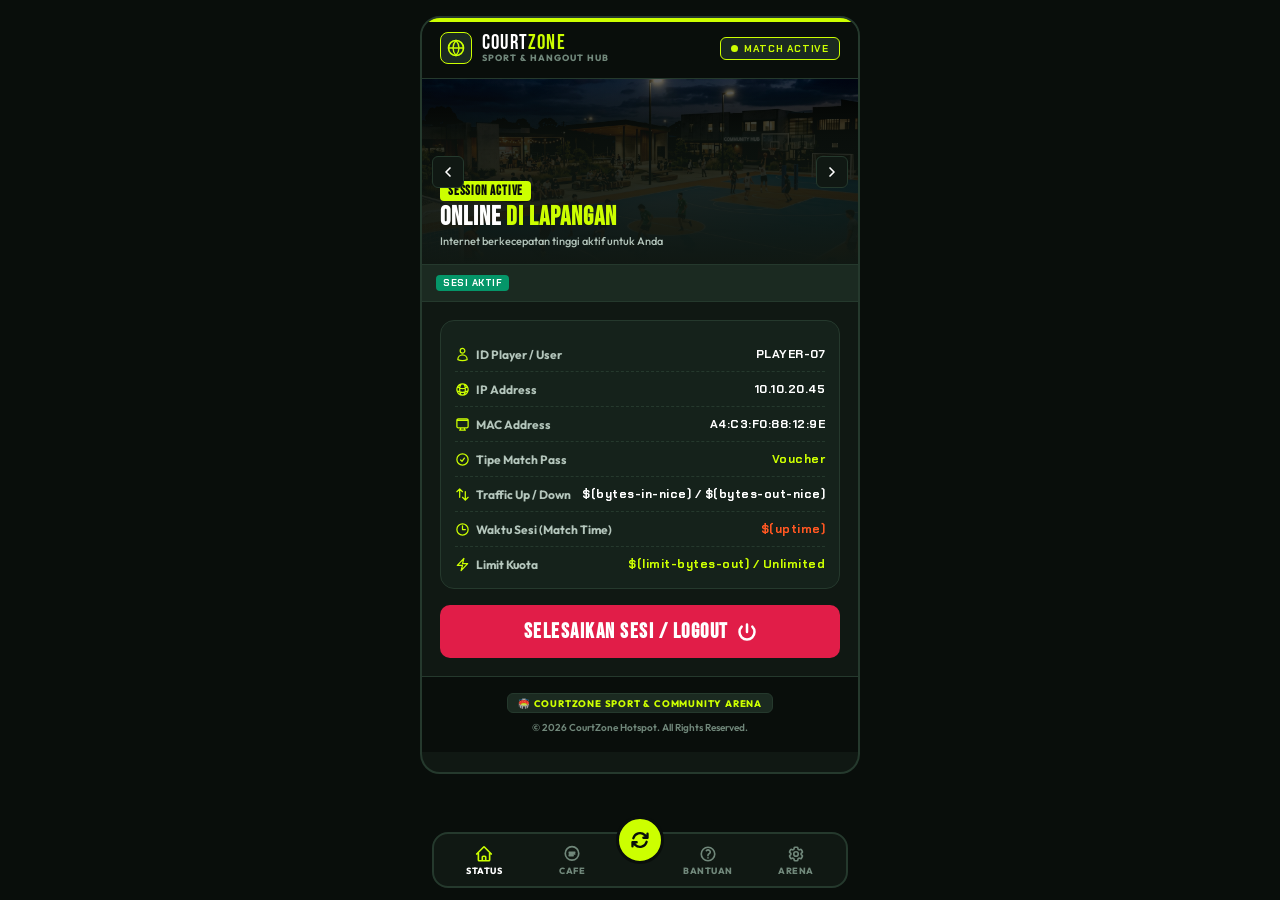
<file: status.src.html>
<!DOCTYPE html>
<html lang="id">
<head>
    <meta charset="UTF-8">
    <meta name="viewport" content="width=device-width, initial-scale=1.0">
    <title>Status Koneksi - CourtZone Hotspot</title>
    <link rel="stylesheet" href="style.css">
</head>
<body onload="initStatusPage()">

<div class="arena-wrapper">
    <!-- Top Stadium Header -->
    <header class="stadium-topbar">
        <div class="brand-badge">
            <div class="brand-icon-wrap">
                <svg xmlns="http://www.w3.org/2000/svg" viewBox="0 0 24 24" fill="currentColor">
                    <circle cx="12" cy="12" r="10" fill="none" stroke="currentColor" stroke-width="2.2"/>
                    <path d="M12 2a15.3 15.3 0 0 1 4 10 15.3 15.3 0 0 1-4 10 15.3 15.3 0 0 1-4-10 15.3 15.3 0 0 1 4-10z" fill="none" stroke="currentColor" stroke-width="1.8"/>
                    <path d="M2 12h20" stroke="currentColor" stroke-width="2"/>
                </svg>
            </div>
            <div class="brand-text-block">
                <span class="brand-title">COURT<span>ZONE</span></span>
                <span class="brand-subtitle">SPORT & HANGOUT HUB</span>
            </div>
        </div>
        <div class="live-match-chip">
            <span class="live-dot"></span>
            <span>MATCH ACTIVE</span>
        </div>
    </header>

    <!-- Hero Matchday Banner & Carousel -->
    <div class="court-hero-section">
        <!-- Slide 1 -->
        <div class="carousel-slide active">
            <img src="sembako-bg.png" alt="Sport Arena Court" class="carousel-image">
            <div class="hero-overlay-content">
                <span class="court-zone-tag">SESSION ACTIVE</span>
                <h2 class="hero-title">ONLINE <span>DI LAPANGAN</span></h2>
                <p class="hero-desc">Internet berkecepatan tinggi aktif untuk Anda</p>
            </div>
        </div>
        <!-- Slide 2 -->
        <div class="carousel-slide">
            <img src="sembako-bg-2.png" alt="Tribune Lounge" class="carousel-image">
            <div class="hero-overlay-content">
                <span class="court-zone-tag">TRIBUNE CHILL</span>
                <h2 class="hero-title">HANGOUT <span>LOUNGE WI-FI</span></h2>
                <p class="hero-desc">Nikmati kuota stabil selama di area tribun & cafe</p>
            </div>
        </div>
        <!-- Slide 3 -->
        <div class="carousel-slide">
            <img src="sembako-bg-3.png" alt="High Speed WiFi" class="carousel-image">
            <div class="hero-overlay-content">
                <span class="court-zone-tag">TURBO SPEED</span>
                <h2 class="hero-title">FULL <span>BANDWIDTH</span></h2>
                <p class="hero-desc">Kecepatan maksimal tanpa jeda dan no lag</p>
            </div>
        </div>

        <!-- Carousel Arrows -->
        <button type="button" class="carousel-btn carousel-btn-prev" aria-label="Previous">
            <svg xmlns="http://www.w3.org/2000/svg" width="16" height="16" viewBox="0 0 24 24" fill="none" stroke="currentColor" stroke-width="2.5" stroke-linecap="round" stroke-linejoin="round">
                <polyline points="15 18 9 12 15 6"></polyline>
            </svg>
        </button>
        <button type="button" class="carousel-btn carousel-btn-next" aria-label="Next">
            <svg xmlns="http://www.w3.org/2000/svg" width="16" height="16" viewBox="0 0 24 24" fill="none" stroke="currentColor" stroke-width="2.5" stroke-linecap="round" stroke-linejoin="round">
                <polyline points="9 18 15 12 9 6"></polyline>
            </svg>
        </button>
    </div>

    <!-- Telemetry Marquee Ticker -->
    <div class="telemetry-ticker">
        <span class="ticker-pill">SESI AKTIF</span>
        <div class="marquee-container">
            <div class="marquee-text">Koneksi WiFi Anda aktif! Selamat menikmati pertandingan & santai di CourtZone Arena Hub!</div>
        </div>
    </div>

    <!-- Portal Main Area -->
    <main class="portal-main">
        <!-- Scoreboard Telemetry Box -->
        <div class="status-telemetry-box">
            <div class="telemetry-row">
                <span class="telemetry-label">
                    <svg xmlns="http://www.w3.org/2000/svg" fill="none" viewBox="0 0 24 24" stroke-width="2" stroke="currentColor">
                        <path stroke-linecap="round" stroke-linejoin="round" d="M15.75 6a3.75 3.75 0 1 1-7.5 0 3.75 3.75 0 0 1 7.5 0ZM4.501 20.118a7.5 7.5 0 0 1 14.998 0A17.933 17.933 0 0 1 12 21.75c-2.676 0-5.216-.584-7.499-1.632Z" />
                    </svg>
                    ID Player / User
                </span>
                <span class="telemetry-val" id="stat-username">$(username)</span>
            </div>
            <div class="telemetry-row">
                <span class="telemetry-label">
                    <svg xmlns="http://www.w3.org/2000/svg" fill="none" viewBox="0 0 24 24" stroke-width="2" stroke="currentColor">
                        <path stroke-linecap="round" stroke-linejoin="round" d="M12 21a9.004 9.004 0 0 0 8.716-6.747M12 21a9.004 9.004 0 0 1-8.716-6.747M12 21c2.485 0 4.5-4.03 4.5-9S14.485 3 12 3m0 18c-2.485 0-4.5-4.03-4.5-9S9.515 3 12 3m0 0a8.997 8.997 0 0 1 7.843 4.582M12 3a8.997 8.997 0 0 0-7.843 4.582m15.686 0A11.953 11.953 0 0 1 12 10.5c-2.998 0-5.74-1.1-7.843-2.918m15.686 0A8.959 8.959 0 0 1 21 12c0 .778-.099 1.533-.284 2.253m0 0A17.919 17.919 0 0 1 12 16.5c-3.162 0-6.133-.815-8.716-2.247m0 0A9.015 9.015 0 0 1 3 12c0-1.605.42-3.113 1.157-4.418" />
                    </svg>
                    IP Address
                </span>
                <span class="telemetry-val" id="stat-ip">$(ip)</span>
            </div>
            <div class="telemetry-row">
                <span class="telemetry-label">
                    <svg xmlns="http://www.w3.org/2000/svg" fill="none" viewBox="0 0 24 24" stroke-width="2" stroke="currentColor">
                        <path stroke-linecap="round" stroke-linejoin="round" d="M9 17.25v1.007a3 3 0 0 1-.879 2.122L7.5 21h9l-.621-.621A3 3 0 0 1 15 18.257V17.25m6-12V15a2.25 2.25 0 0 1-2.25 2.25H5.25A2.25 2.25 0 0 1 3 15V5.25m18 0A2.25 2.25 0 0 0 18.75 3H5.25A2.25 2.25 0 0 0 3 5.25m18 0H3" />
                    </svg>
                    MAC Address
                </span>
                <span class="telemetry-val" id="stat-mac">$(mac)</span>
            </div>
            <div class="telemetry-row">
                <span class="telemetry-label">
                    <svg xmlns="http://www.w3.org/2000/svg" fill="none" viewBox="0 0 24 24" stroke-width="2" stroke="currentColor">
                        <path stroke-linecap="round" stroke-linejoin="round" d="M9 12.75 11.25 15 15 9.75M21 12a9 9 0 1 1-18 0 9 9 0 0 1 18 0Z" />
                    </svg>
                    Tipe Match Pass
                </span>
                <span class="telemetry-val highlight" id="stat-type">Voucher Pass</span>
            </div>
            <div class="telemetry-row">
                <span class="telemetry-label">
                    <svg xmlns="http://www.w3.org/2000/svg" fill="none" viewBox="0 0 24 24" stroke-width="2" stroke="currentColor">
                        <path stroke-linecap="round" stroke-linejoin="round" d="M3 7.5 7.5 3m0 0L12 7.5M7.5 3v13.5m13.5 0L16.5 21m0 0L12 16.5m4.5 4.5V7.5" />
                    </svg>
                    Traffic Up / Down
                </span>
                <span class="telemetry-val">$(bytes-in-nice) / $(bytes-out-nice)</span>
            </div>
            <div class="telemetry-row">
                <span class="telemetry-label">
                    <svg xmlns="http://www.w3.org/2000/svg" fill="none" viewBox="0 0 24 24" stroke-width="2" stroke="currentColor">
                        <path stroke-linecap="round" stroke-linejoin="round" d="M12 6v6h4.5m4.5 0a9 9 0 1 1-18 0 9 9 0 0 1 18 0Z" />
                    </svg>
                    Waktu Sesi (Match Time)
                </span>
                <span class="telemetry-val orange" id="stat-uptime">$(uptime)</span>
            </div>
            <div class="telemetry-row">
                <span class="telemetry-label">
                    <svg xmlns="http://www.w3.org/2000/svg" fill="none" viewBox="0 0 24 24" stroke-width="2" stroke="currentColor">
                        <path stroke-linecap="round" stroke-linejoin="round" d="M3.75 13.5l10.5-11.25L12 10.5h8.25L9.75 21.75 12 13.5H3.75z" />
                    </svg>
                    Limit Kuota
                </span>
                <span class="telemetry-val highlight">$(limit-bytes-out) / Unlimited</span>
            </div>
        </div>

        <!-- Disconnect Form -->
        <form action="$(link-logout)" name="logout" id="logout-form">
            <input type="hidden" name="erase-cookie" value="true" />
            <button type="submit" class="btn-volt-action btn-danger-action">
                SELESAIKAN SESI / LOGOUT
                <svg xmlns="http://www.w3.org/2000/svg" fill="none" viewBox="0 0 24 24" stroke-width="2.5" stroke="currentColor">
                    <path stroke-linecap="round" stroke-linejoin="round" d="M5.636 5.636a9 9 0 1012.728 0M12 3v9" />
                </svg>
            </button>
        </form>
    </main>

    <!-- Stadium Footer -->
    <footer class="stadium-footer">
        <span class="footer-hub-pill">🏟️ COURTZONE SPORT & COMMUNITY ARENA</span>
        <span class="footer-copy">&copy; 2026 CourtZone Hotspot. All Rights Reserved.</span>
    </footer>

    <!-- Fixed Bottom Navigation Dock -->
    <nav class="stadium-bottom-nav">
        <a class="nav-item active" href="status.html">
            <svg xmlns="http://www.w3.org/2000/svg" fill="none" viewBox="0 0 24 24" stroke-width="2.2" stroke="currentColor">
                <path stroke-linecap="round" stroke-linejoin="round" d="m2.25 12 8.954-8.955c.44-.439 1.152-.439 1.591 0L21.75 12M4.5 9.75v10.125c0 .621.504 1.125 1.125 1.125H9.75v-4.875c0-.621.504-1.125 1.125-1.125h2.25c.621 0 1.125.504 1.125 1.125V21h4.125c.621 0 1.125-.504 1.125-1.125V9.75M8.25 21h8.25" />
            </svg>
            Status
        </a>
        <a class="nav-item" onclick="alert('Court Cafe & Resto:\nHubungi Kasir Arena untuk pesan cemilan, minuman dingin, & sewa lapangan olahraga!')">
            <svg xmlns="http://www.w3.org/2000/svg" fill="none" viewBox="0 0 24 24" stroke-width="2.2" stroke="currentColor">
                <path stroke-linecap="round" stroke-linejoin="round" d="M12 20.25c4.97 0 9-4.03 9-9s-4.03-9-9-9-9 4.03-9 9 4.03 9 9 9Z" />
                <path stroke-linecap="round" stroke-linejoin="round" d="M8.25 9.75h7.5M8.25 12h7.5M8.25 14.25h5.25" />
            </svg>
            Cafe
        </a>
        <div class="nav-scan-wrapper">
            <div id="nav-scan-btn" class="nav-scan-btn" title="Refresh Telemetri">
                <svg xmlns="http://www.w3.org/2000/svg" fill="none" viewBox="0 0 24 24" stroke-width="2.5" stroke="currentColor">
                    <path stroke-linecap="round" stroke-linejoin="round" d="M16.023 9.348h4.992v-.001M2.985 19.644v-4.992m0 0h4.992m-4.993 0 3.181 3.183a8.25 8.25 0 0 0 13.803-3.7M4.031 9.865a8.25 8.25 0 0 1 13.803-3.7l3.181 3.182m0-4.991v4.99" />
                </svg>
            </div>
        </div>
        <a class="nav-item" onclick="alert('Panduan WiFi CourtZone:\nSesi Anda aktif dan tercatat otomatis. Klik tombol merah Putuskan Koneksi jika telah selesai bermain!')">
            <svg xmlns="http://www.w3.org/2000/svg" fill="none" viewBox="0 0 24 24" stroke-width="2.2" stroke="currentColor">
                <path stroke-linecap="round" stroke-linejoin="round" d="M9.879 7.519c1.171-1.025 3.071-1.025 4.242 0 1.172 1.025 1.172 2.687 0 3.712-.203.179-.43.326-.67.442-.745.361-1.45.999-1.45 1.827v.75M21 12a9 9 0 1 1-18 0 9 9 0 0 1 18 0Zm-9 5.25h.008v.008H12v-.008Z" />
            </svg>
            Bantuan
        </a>
        <a class="nav-item" onclick="alert('CourtZone Arena Hub v2.0\nFasilitas: Lapangan Futsal, Basket 3x3, Badminton Court & Tribune Chill Lounge\nWiFi Full Speed 24 Jam Non-Stop')">
            <svg xmlns="http://www.w3.org/2000/svg" fill="none" viewBox="0 0 24 24" stroke-width="2.2" stroke="currentColor">
                <path stroke-linecap="round" stroke-linejoin="round" d="M9.594 3.94c.09-.542.56-.94 1.11-.94h2.593c.55 0 1.02.398 1.11.94l.213 1.281c.063.374.313.686.645.87.074.04.147.083.22.127.324.196.72.257 1.075.124l1.217-.456a1.125 1.125 0 0 1 1.37.49l1.296 2.247a1.125 1.125 0 0 1-.26 1.43l-1.003.828c-.293.241-.438.613-.43.992a7.723 7.723 0 0 1 0 .255c-.008.378.137.75.43.991l1.004.827c.424.35.534.954.26 1.43l-1.298 2.247a1.125 1.125 0 0 1-1.369.491l-1.217-.456c-.355-.133-.75-.072-1.076.124a6.47 6.47 0 0 1-.22.128c-.331.183-.581.495-.644.869l-.213 1.281c-.09.543-.56.94-1.11.94h-2.594c-.55 0-1.019-.398-1.11-.94l-.213-1.281c-.062-.374-.312-.686-.644-.87a6.52 6.52 0 0 1-.22-.127c-.325-.196-.72-.257-1.076-.124l-1.217.456a1.125 1.125 0 0 1-1.369-.49l-1.297-2.247a1.125 1.125 0 0 1 .26-1.43l1.004-.827c.292-.24.437-.613.43-.991a6.932 6.932 0 0 1 0-.255c.007-.38-.138-.751-.43-.992l-1.004-.827a1.125 1.125 0 0 1-.26-1.43l1.297-2.247a1.125 1.125 0 0 1 1.37-.491l1.216.456c.356.133.751.072 1.076-.124.072-.044.146-.086.22-.128.332-.183.582-.495.644-.869l.214-1.28Z" />
                <path stroke-linecap="round" stroke-linejoin="round" d="M15 12a3 3 0 1 1-6 0 3 3 0 0 1 6 0Z" />
            </svg>
            Arena
        </a>
    </nav>
</div>

<script src="script.js"></script>
</body>
</html>
</file>
<file: style.css>
/* ==========================================================================
   COURTSIDE & ARENA HANGOUT HOTSPOT - CLEAN MATTE SPORT PORTAL
   Theme: Sport Court / Youth Hangout & Arena Hub
   Style: Clean, Matte, Solid Athletic, No Glossy/Glass Effects
   Colorway: Deep Stadium Charcoal + Pitch Turf + Solid Volt Neon + Clean White
   ========================================================================== */

@import url('https://fonts.googleapis.com/css2?family=Bebas+Neue&family=Outfit:wght@400;500;600;700;800;900&family=Chakra+Petch:wght@600;700;800&display=swap');

:root {
    /* Solid Matte Brand Colors */
    --stadium-black: #090e0b;
    --stadium-dark: #101813;
    --stadium-card: #15221b;
    --stadium-surface: #1b2a21;
    --stadium-border: #25392d;
    --stadium-border-light: #324d3d;
    
    /* Solid High-Contrast Accents (Matte) */
    --volt-neon: #ccff00;
    --volt-neon-dark: #b8e600;
    
    --pitch-green: #059669;
    --pitch-green-light: #10b981;
    --pitch-emerald: #047857;
    
    --court-orange: #ff5722;
    --court-orange-hover: #e64a19;
    
    --text-pure: #ffffff;
    --text-sub: #b4c6bc;
    --text-dim: #70877a;
    
    --font-heading: 'Bebas Neue', sans-serif;
    --font-body: 'Outfit', sans-serif;
    --font-mono: 'Chakra Petch', sans-serif;
}

* {
    margin: 0;
    padding: 0;
    box-sizing: border-box;
    -webkit-tap-highlight-color: transparent;
}

body {
    background-color: var(--stadium-black);
    color: var(--text-pure);
    font-family: var(--font-body);
    min-height: 100vh;
    display: flex;
    justify-content: center;
    align-items: flex-start;
    padding: 16px 12px 90px; /* Space for bottom nav */
    -webkit-font-smoothing: antialiased;
}

/* ==========================================================================
   PORTAL WRAPPER (Solid Matte Card Frame)
   ========================================================================== */
.arena-wrapper {
    width: 100%;
    max-width: 440px;
    background-color: var(--stadium-dark);
    border: 2px solid var(--stadium-border);
    border-radius: 20px;
    overflow: hidden;
    position: relative;
    padding-bottom: 20px;
}

/* Top Solid Volt Accent Line */
.arena-wrapper::before {
    content: '';
    position: absolute;
    top: 0;
    left: 0;
    right: 0;
    height: 4px;
    background-color: var(--volt-neon);
    z-index: 20;
}

/* ==========================================================================
   TOP STADIUM BAR (Solid Matte)
   ========================================================================== */
.stadium-topbar {
    padding: 14px 18px;
    display: flex;
    justify-content: space-between;
    align-items: center;
    background-color: var(--stadium-black);
    border-bottom: 1.5px solid var(--stadium-border);
}

.brand-badge {
    display: flex;
    align-items: center;
    gap: 10px;
}

.brand-icon-wrap {
    width: 32px;
    height: 32px;
    background-color: var(--stadium-surface);
    border: 1.5px solid var(--volt-neon);
    border-radius: 8px;
    display: flex;
    align-items: center;
    justify-content: center;
}

.brand-icon-wrap svg {
    width: 18px;
    height: 18px;
    color: var(--volt-neon);
}

.brand-text-block {
    display: flex;
    flex-direction: column;
}

.brand-title {
    font-family: var(--font-heading);
    font-size: 21px;
    letter-spacing: 1.2px;
    line-height: 0.95;
    color: var(--text-pure);
}

.brand-title span {
    color: var(--volt-neon);
}

.brand-subtitle {
    font-size: 9px;
    font-weight: 800;
    letter-spacing: 1px;
    color: var(--text-dim);
    text-transform: uppercase;
}

.live-match-chip {
    display: flex;
    align-items: center;
    gap: 6px;
    background-color: var(--stadium-surface);
    border: 1.5px solid var(--volt-neon);
    padding: 4px 10px;
    border-radius: 6px;
    font-family: var(--font-mono);
    font-size: 10px;
    font-weight: 800;
    color: var(--volt-neon);
    letter-spacing: 0.8px;
}

.live-dot {
    width: 7px;
    height: 7px;
    background-color: var(--volt-neon);
    border-radius: 50%;
}

/* ==========================================================================
   HERO MATCHDAY / COURT BANNER (Clean Cut)
   ========================================================================== */
.court-hero-section {
    position: relative;
    height: 185px;
    overflow: hidden;
    background-color: var(--stadium-black);
}

.carousel-slide {
    position: absolute;
    inset: 0;
    opacity: 0;
    transition: opacity 0.4s ease-in-out;
    z-index: 1;
}

.carousel-slide.active {
    opacity: 1;
    z-index: 2;
}

.carousel-image {
    width: 100%;
    height: 100%;
    object-fit: cover;
    filter: brightness(0.4) contrast(1.1);
}

.hero-overlay-content {
    position: absolute;
    inset: 0;
    background: linear-gradient(0deg, var(--stadium-dark) 0%, rgba(16, 24, 19, 0.6) 70%, transparent 100%);
    padding: 16px 18px;
    display: flex;
    flex-direction: column;
    justify-content: flex-end;
    z-index: 3;
}

.court-zone-tag {
    align-self: flex-start;
    background-color: var(--volt-neon);
    color: var(--stadium-black);
    font-family: var(--font-heading);
    font-size: 13px;
    letter-spacing: 0.8px;
    padding: 2px 8px;
    border-radius: 4px;
    margin-bottom: 4px;
    font-weight: 700;
}

.hero-title {
    font-family: var(--font-heading);
    font-size: 26px;
    letter-spacing: 1px;
    line-height: 1;
    color: var(--text-pure);
    text-transform: uppercase;
}

.hero-title span {
    color: var(--volt-neon);
}

.hero-desc {
    font-size: 11px;
    font-weight: 500;
    color: var(--text-sub);
    margin-top: 3px;
}

/* Solid Arrow Controls */
.carousel-btn {
    position: absolute;
    top: 50%;
    transform: translateY(-50%);
    width: 32px;
    height: 32px;
    background-color: var(--stadium-dark);
    border: 1.5px solid var(--stadium-border);
    color: var(--text-pure);
    border-radius: 6px;
    display: flex;
    align-items: center;
    justify-content: center;
    cursor: pointer;
    z-index: 10;
    transition: all 0.15s;
}

.carousel-btn:hover {
    background-color: var(--volt-neon);
    color: var(--stadium-black);
    border-color: var(--volt-neon);
}

.carousel-btn-prev { left: 10px; }
.carousel-btn-next { right: 10px; }

/* ==========================================================================
   SCOREBOARD TELEMETRY TICKER (Solid Flat)
   ========================================================================== */
.telemetry-ticker {
    background-color: var(--stadium-surface);
    border-top: 1.5px solid var(--stadium-border);
    border-bottom: 1.5px solid var(--stadium-border);
    padding: 8px 14px;
    display: flex;
    align-items: center;
    gap: 10px;
    overflow: hidden;
}

.ticker-pill {
    background-color: var(--pitch-green);
    color: white;
    font-family: var(--font-mono);
    font-size: 9.5px;
    font-weight: 800;
    padding: 2px 7px;
    border-radius: 4px;
    letter-spacing: 0.5px;
    flex-shrink: 0;
}

.marquee-container {
    overflow: hidden;
    white-space: nowrap;
    width: 100%;
}

.marquee-text {
    display: inline-block;
    padding-left: 100%;
    font-size: 11px;
    font-weight: 600;
    color: var(--text-sub);
    animation: scroll-ticker 18s linear infinite;
}

@keyframes scroll-ticker {
    0% { transform: translate3d(0, 0, 0); }
    100% { transform: translate3d(-100%, 0, 0); }
}

/* ==========================================================================
   COURT BENCH STATS (Solid Flat Boxes)
   ========================================================================== */
.stadium-stats-row {
    display: grid;
    grid-template-columns: repeat(3, 1fr);
    gap: 8px;
    padding: 14px 18px 0;
}

.stat-box {
    background-color: var(--stadium-card);
    border: 1.5px solid var(--stadium-border);
    border-radius: 10px;
    padding: 9px 6px;
    text-align: center;
    display: flex;
    flex-direction: column;
    align-items: center;
}

.stat-label {
    font-size: 9px;
    font-weight: 800;
    color: var(--text-dim);
    letter-spacing: 0.5px;
    text-transform: uppercase;
}

.stat-value {
    font-family: var(--font-mono);
    font-size: 13px;
    font-weight: 800;
    color: var(--volt-neon);
    margin-top: 2px;
}

/* ==========================================================================
   MAIN ARENA PORTAL SECTION
   ========================================================================== */
.portal-main {
    padding: 18px;
}

/* Solid Flat Tab Selector */
.access-tab-selector {
    display: grid;
    grid-template-columns: 1fr 1fr;
    background-color: var(--stadium-black);
    border: 1.5px solid var(--stadium-border);
    border-radius: 12px;
    padding: 4px;
    margin-bottom: 16px;
}

.tab-trigger {
    padding: 9px 12px;
    border: 1.5px solid transparent;
    background: transparent;
    color: var(--text-dim);
    font-family: var(--font-body);
    font-size: 12px;
    font-weight: 800;
    letter-spacing: 0.5px;
    text-transform: uppercase;
    border-radius: 8px;
    cursor: pointer;
    display: flex;
    align-items: center;
    justify-content: center;
    gap: 6px;
    transition: all 0.15s ease;
}

.tab-trigger.active {
    background-color: var(--stadium-surface);
    color: var(--volt-neon);
    border-color: var(--volt-neon);
}

.tab-trigger svg {
    width: 15px;
    height: 15px;
}

/* Solid Stadium Form Card */
.stadium-form-card {
    background-color: var(--stadium-card);
    border: 1.5px solid var(--stadium-border);
    border-radius: 16px;
    padding: 18px 16px;
    position: relative;
}

.stadium-form-card::after {
    content: '';
    position: absolute;
    top: -1.5px;
    right: 20px;
    width: 50px;
    height: 3px;
    background-color: var(--volt-neon);
    border-radius: 2px;
}

.form-group {
    margin-bottom: 14px;
}

.form-label {
    display: flex;
    justify-content: space-between;
    align-items: center;
    font-size: 11px;
    font-weight: 800;
    color: var(--text-sub);
    margin-bottom: 6px;
    text-transform: uppercase;
    letter-spacing: 0.5px;
}

.label-pill {
    font-family: var(--font-mono);
    font-size: 9px;
    color: var(--volt-neon);
    background-color: var(--stadium-surface);
    border: 1px solid var(--stadium-border);
    padding: 2px 6px;
    border-radius: 4px;
}

.input-container {
    position: relative;
    display: flex;
    align-items: center;
}

.input-icon-left {
    position: absolute;
    left: 14px;
    color: var(--text-dim);
    display: flex;
    align-items: center;
    pointer-events: none;
}

.input-icon-left svg {
    width: 18px;
    height: 18px;
}

.stadium-input {
    width: 100%;
    padding: 13px 14px 13px 44px;
    background-color: var(--stadium-black);
    border: 1.5px solid var(--stadium-border);
    border-radius: 10px;
    color: var(--text-pure);
    font-family: var(--font-body);
    font-size: 14px;
    font-weight: 700;
    outline: none;
    transition: border-color 0.15s;
}

.stadium-input.uppercase-input {
    font-family: var(--font-mono);
    text-transform: uppercase;
    letter-spacing: 1.5px;
}

.stadium-input:focus {
    border-color: var(--volt-neon);
    background-color: #0b120e;
}

.stadium-input::placeholder {
    color: var(--text-dim);
    font-weight: 500;
}

.eye-btn {
    position: absolute;
    right: 14px;
    background: none;
    border: none;
    color: var(--text-dim);
    cursor: pointer;
    display: flex;
    align-items: center;
    padding: 4px;
}

.eye-btn:hover {
    color: var(--volt-neon);
}

/* ==========================================================================
   PRIMARY SOLID VOLT BUTTON (Solid Flat)
   ========================================================================== */
.btn-volt-action {
    width: 100%;
    padding: 14px 20px;
    background-color: var(--volt-neon);
    color: var(--stadium-black);
    border: none;
    border-radius: 10px;
    font-family: var(--font-heading);
    font-size: 21px;
    letter-spacing: 1.5px;
    cursor: pointer;
    display: flex;
    align-items: center;
    justify-content: center;
    gap: 8px;
    transition: background-color 0.15s, transform 0.1s;
    text-transform: uppercase;
    text-decoration: none;
    margin-top: 4px;
    font-weight: 700;
}

.btn-volt-action:hover {
    background-color: var(--volt-neon-dark);
}

.btn-volt-action:active {
    transform: translateY(1px);
}

.btn-volt-action svg {
    width: 20px;
    height: 20px;
    stroke-width: 3;
}

.btn-danger-action {
    background-color: #e11d48;
    color: white;
}

.btn-danger-action:hover {
    background-color: #be123c;
}

/* Solid Flat QR Scan Bar */
.qr-quick-action {
    margin-top: 14px;
    background-color: var(--stadium-black);
    border: 1.5px dashed var(--stadium-border);
    border-radius: 10px;
    padding: 10px 14px;
    display: flex;
    justify-content: space-between;
    align-items: center;
    cursor: pointer;
    transition: border-color 0.15s;
    text-decoration: none;
}

.qr-quick-action:hover {
    border-color: var(--volt-neon);
}

.qr-left-block {
    display: flex;
    align-items: center;
    gap: 10px;
}

.qr-icon-badge {
    width: 30px;
    height: 30px;
    background-color: var(--stadium-surface);
    border: 1px solid var(--stadium-border);
    border-radius: 6px;
    display: flex;
    align-items: center;
    justify-content: center;
    color: var(--volt-neon);
}

.qr-icon-badge svg {
    width: 17px;
    height: 17px;
}

.qr-text-block {
    display: flex;
    flex-direction: column;
}

.qr-main-text {
    font-size: 11.5px;
    font-weight: 800;
    color: var(--text-pure);
}

.qr-sub-text {
    font-size: 9.5px;
    color: var(--text-dim);
}

.qr-arrow {
    color: var(--volt-neon);
    font-weight: 800;
}

/* ==========================================================================
   ARENA PASS PRICING (Solid Matte Cards)
   ========================================================================== */
.arena-pricing-section {
    margin-top: 22px;
}

.pricing-header-row {
    display: flex;
    justify-content: space-between;
    align-items: center;
    margin-bottom: 12px;
}

.pricing-section-title {
    font-family: var(--font-heading);
    font-size: 18px;
    letter-spacing: 0.8px;
    color: var(--text-pure);
    display: flex;
    align-items: center;
    gap: 6px;
}

.pricing-section-title span {
    color: var(--volt-neon);
}

.pricing-badge {
    font-family: var(--font-mono);
    font-size: 9px;
    font-weight: 800;
    color: var(--court-orange);
    background-color: var(--stadium-surface);
    border: 1.5px solid var(--court-orange);
    padding: 2px 7px;
    border-radius: 4px;
}

.pass-cards-grid {
    display: flex;
    flex-direction: column;
    gap: 8px;
}

.pass-card {
    background-color: var(--stadium-card);
    border: 1.5px solid var(--stadium-border);
    border-radius: 12px;
    padding: 12px 14px;
    display: flex;
    justify-content: space-between;
    align-items: center;
    transition: border-color 0.15s;
}

.pass-card:hover {
    border-color: var(--volt-neon);
    background-color: var(--stadium-surface);
}

.pass-left {
    display: flex;
    align-items: center;
    gap: 12px;
}

.pass-jersey-num {
    width: 32px;
    height: 32px;
    background-color: var(--stadium-black);
    border: 1.5px solid var(--stadium-border);
    border-radius: 6px;
    display: flex;
    align-items: center;
    justify-content: center;
    font-family: var(--font-heading);
    font-size: 18px;
    color: var(--volt-neon);
    flex-shrink: 0;
}

.pass-card:nth-child(2) .pass-jersey-num {
    color: var(--court-orange);
    border-color: var(--court-orange);
}

.pass-card:nth-child(3) .pass-jersey-num {
    color: #38bdf8;
    border-color: #38bdf8;
}

.pass-details {
    display: flex;
    flex-direction: column;
}

.pass-title {
    font-size: 13px;
    font-weight: 800;
    color: var(--text-pure);
}

.pass-meta {
    font-size: 10px;
    color: var(--text-sub);
    font-weight: 500;
    margin-top: 2px;
}

.pass-price {
    font-family: var(--font-mono);
    font-size: 15px;
    font-weight: 800;
    color: var(--volt-neon);
    letter-spacing: 0.5px;
}

/* ==========================================================================
   COMMUNITY & HANGOUT AMENITIES BAR (Solid)
   ========================================================================== */
.hangout-perks {
    margin-top: 20px;
    padding-top: 16px;
    border-top: 1.5px solid var(--stadium-border);
    display: grid;
    grid-template-columns: repeat(3, 1fr);
    gap: 8px;
}

.perk-item {
    background-color: var(--stadium-black);
    border: 1.5px solid var(--stadium-border);
    border-radius: 8px;
    padding: 8px 6px;
    display: flex;
    flex-direction: column;
    align-items: center;
    text-align: center;
    gap: 4px;
}

.perk-item svg {
    width: 18px;
    height: 18px;
    color: var(--volt-neon);
}

.perk-text {
    font-size: 9.5px;
    font-weight: 700;
    color: var(--text-sub);
    line-height: 1.2;
}

/* ==========================================================================
   SCOREBOARD RECEIPT TELEMETRY (Status Page - Solid)
   ========================================================================== */
.status-telemetry-box {
    background-color: var(--stadium-card);
    border: 1.5px solid var(--stadium-border);
    border-radius: 14px;
    padding: 16px 14px;
    margin-bottom: 16px;
}

.telemetry-row {
    display: flex;
    justify-content: space-between;
    align-items: center;
    padding: 9px 0;
    border-bottom: 1px dashed var(--stadium-border);
    font-size: 12px;
}

.telemetry-row:last-child {
    border-bottom: none;
    padding-bottom: 0;
}

.telemetry-label {
    color: var(--text-sub);
    font-weight: 700;
    display: flex;
    align-items: center;
    gap: 6px;
}

.telemetry-label svg {
    width: 15px;
    height: 15px;
    color: var(--volt-neon);
}

.telemetry-val {
    font-family: var(--font-mono);
    font-weight: 800;
    color: var(--text-pure);
    letter-spacing: 0.5px;
}

.telemetry-val.highlight {
    color: var(--volt-neon);
}

.telemetry-val.orange {
    color: var(--court-orange);
}

/* ==========================================================================
   STADIUM FOOTER (Solid)
   ========================================================================== */
.stadium-footer {
    padding: 16px 18px 18px;
    text-align: center;
    border-top: 1.5px solid var(--stadium-border);
    background-color: var(--stadium-black);
    display: flex;
    flex-direction: column;
    align-items: center;
    gap: 8px;
}

.footer-hub-pill {
    display: inline-flex;
    align-items: center;
    gap: 5px;
    font-size: 9.5px;
    font-weight: 800;
    color: var(--volt-neon);
    background-color: var(--stadium-surface);
    border: 1.5px solid var(--stadium-border);
    padding: 3px 10px;
    border-radius: 6px;
    text-transform: uppercase;
    letter-spacing: 0.8px;
}

.footer-copy {
    font-size: 10px;
    color: var(--text-dim);
    font-weight: 600;
}

/* ==========================================================================
   FIXED BOTTOM NAVIGATION DOCK (Solid Matte Stadium Dock)
   ========================================================================== */
.stadium-bottom-nav {
    position: fixed;
    bottom: 12px;
    left: 50%;
    transform: translateX(-50%);
    width: calc(100% - 24px);
    max-width: 416px;
    height: 56px;
    background-color: var(--stadium-dark);
    display: flex;
    justify-content: space-around;
    align-items: center;
    z-index: 999;
    border-radius: 16px;
    padding: 0 6px;
    border: 2px solid var(--stadium-border);
}

.nav-item {
    display: flex;
    flex-direction: column;
    align-items: center;
    color: var(--text-dim);
    text-decoration: none;
    font-size: 9px;
    font-weight: 800;
    gap: 2px;
    transition: color 0.15s ease;
    cursor: pointer;
    flex: 1;
    text-transform: uppercase;
    letter-spacing: 0.5px;
}

.nav-item.active, .nav-item:hover {
    color: var(--text-pure);
}

.nav-item.active svg {
    color: var(--volt-neon);
}

.nav-item svg {
    width: 18px;
    height: 18px;
}

/* Solid Center Action Button */
.nav-scan-wrapper {
    position: relative;
    width: 48px;
    height: 56px;
    display: flex;
    justify-content: center;
}

.nav-scan-btn {
    position: absolute;
    top: -16px;
    width: 48px;
    height: 48px;
    border-radius: 50%;
    background-color: var(--volt-neon);
    border: 3.5px solid var(--stadium-black);
    display: flex;
    align-items: center;
    justify-content: center;
    color: var(--stadium-black);
    cursor: pointer;
    transition: background-color 0.15s, transform 0.15s;
}

.nav-scan-btn:hover {
    background-color: var(--volt-neon-dark);
    transform: scale(1.06);
}

.nav-scan-btn svg {
    width: 20px;
    height: 20px;
    stroke-width: 2.8;
}

/* ==========================================================================
   MODAL & ALERTS (Solid Flat)
   ========================================================================== */
.error-box {
    background-color: #291115;
    border: 1.5px solid #dc2626;
    color: #fca5a5;
    padding: 10px 12px;
    border-radius: 8px;
    font-size: 11px;
    font-weight: 700;
    margin-bottom: 12px;
    display: flex;
    align-items: center;
    gap: 8px;
}

.scanner-modal {
    position: fixed;
    inset: 0;
    background-color: rgba(9, 14, 11, 0.92);
    z-index: 9999;
    display: flex;
    align-items: center;
    justify-content: center;
    padding: 16px;
}

.scanner-modal-content {
    background-color: var(--stadium-dark);
    border: 2px solid var(--stadium-border);
    border-radius: 16px;
    width: 100%;
    max-width: 320px;
    padding: 20px;
}

.scanner-modal-header {
    display: flex;
    justify-content: space-between;
    align-items: center;
    margin-bottom: 14px;
    border-bottom: 1.5px solid var(--stadium-border);
    padding-bottom: 8px;
}

.scanner-modal-header h3 {
    font-family: var(--font-heading);
    font-size: 19px;
    letter-spacing: 0.8px;
    color: var(--volt-neon);
}

.close-scanner-btn {
    background: none;
    border: none;
    color: var(--text-dim);
    font-size: 24px;
    cursor: pointer;
}

.guide-step {
    display: flex;
    gap: 10px;
    margin-bottom: 12px;
}

.guide-step-number {
    width: 24px;
    height: 24px;
    background-color: var(--volt-neon);
    color: var(--stadium-black);
    font-family: var(--font-heading);
    font-size: 15px;
    border-radius: 4px;
    display: flex;
    align-items: center;
    justify-content: center;
    flex-shrink: 0;
    font-weight: 700;
}

.guide-step-text strong {
    font-size: 12px;
    color: var(--text-pure);
    display: block;
}

.guide-step-text p {
    font-size: 10px;
    color: var(--text-sub);
    line-height: 1.35;
}

.loading-dots {
    display: flex;
    justify-content: center;
    gap: 6px;
    margin: 20px 0;
}

.dot {
    width: 10px;
    height: 10px;
    background-color: var(--volt-neon);
    border-radius: 50%;
    animation: bounce-dot 1.4s infinite ease-in-out both;
}

.dot:nth-child(1) { animation-delay: -0.32s; }
.dot:nth-child(2) { animation-delay: -0.16s; }

@keyframes bounce-dot {
    0%, 80%, 100% { transform: scale(0); }
    40% { transform: scale(1); }
}
</file>
